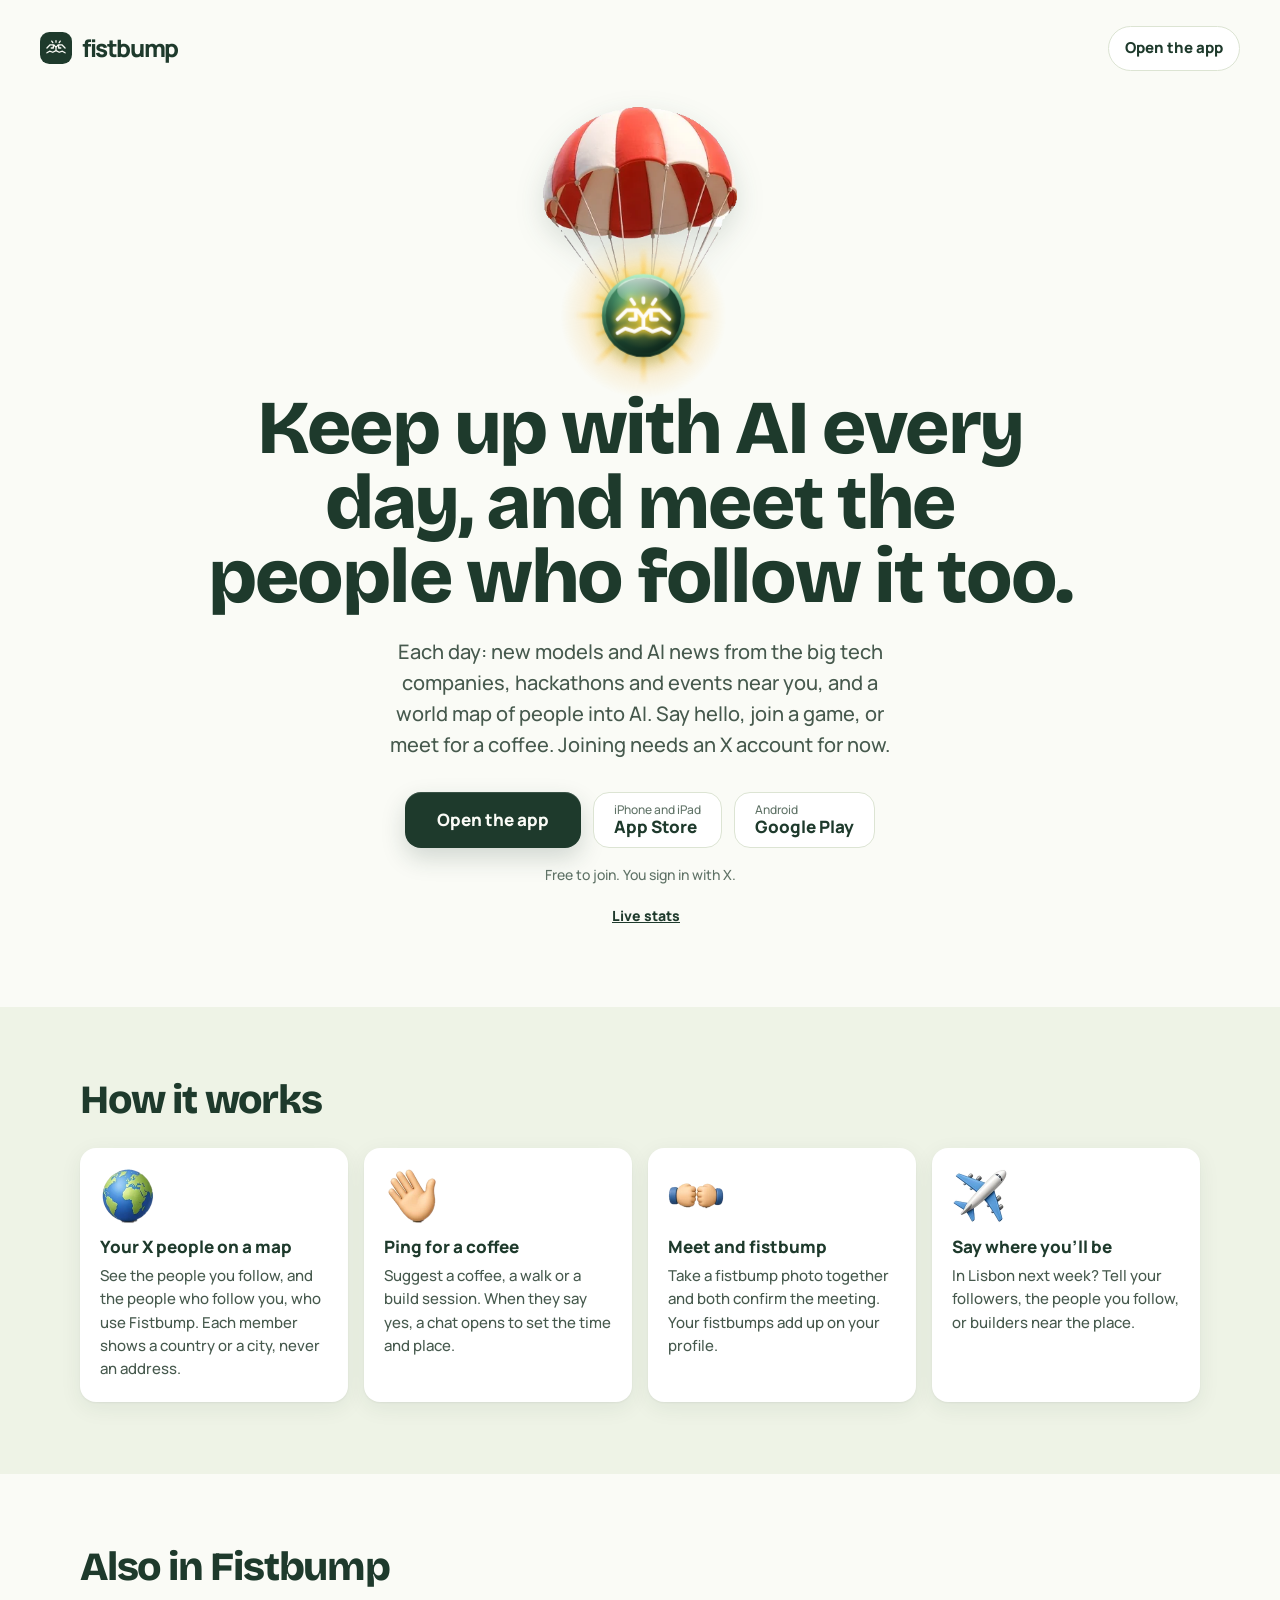
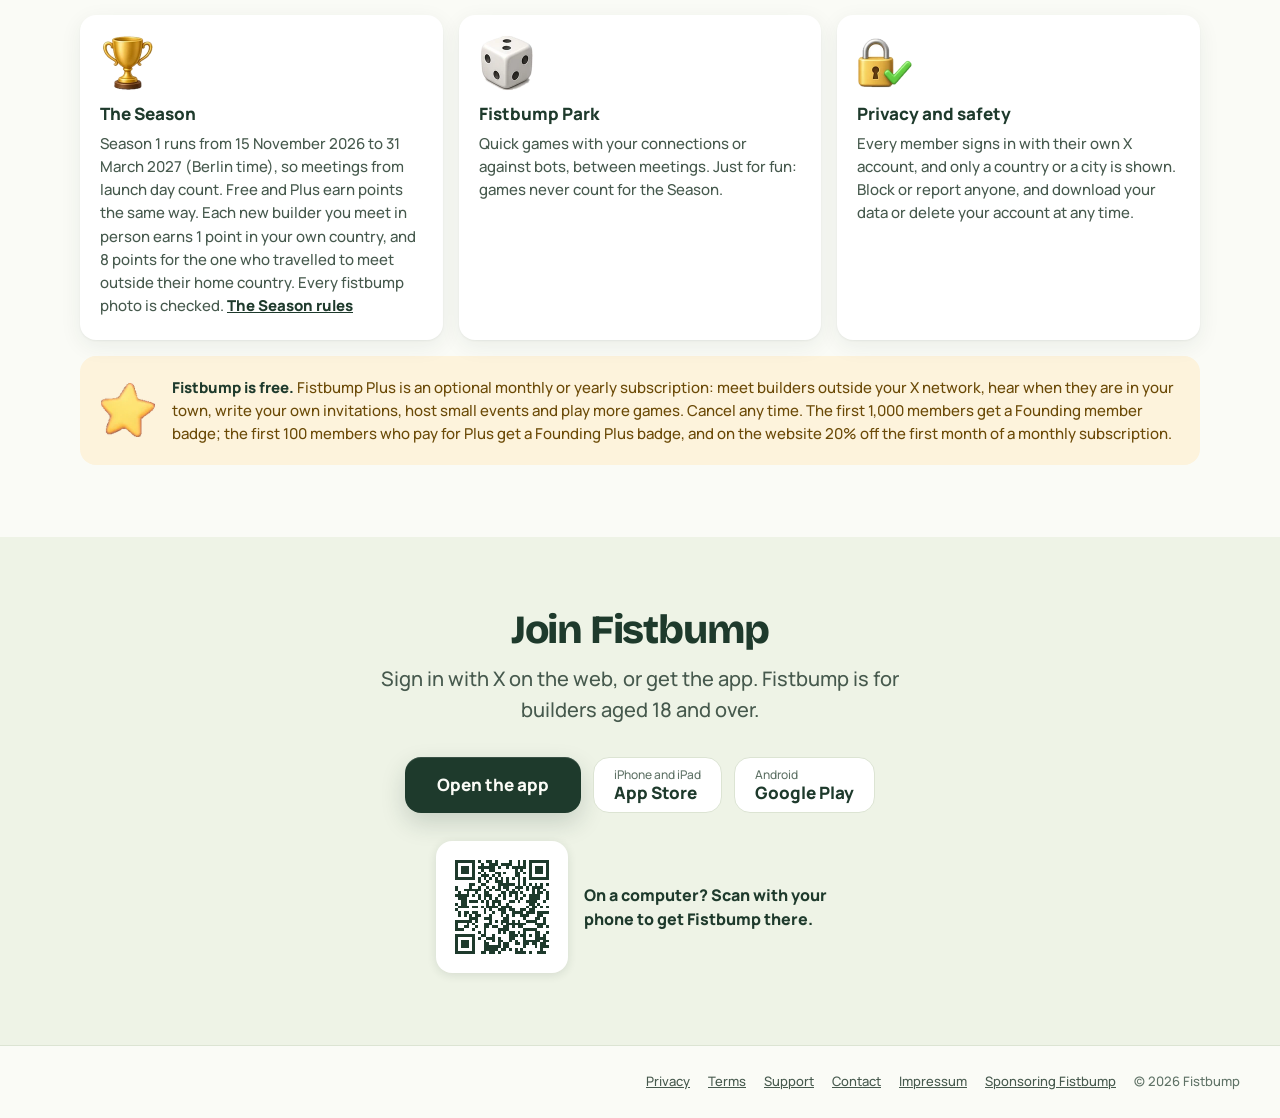
<file: index.html>
<!doctype html>
<html lang="en">
  <head>
    <meta charset="utf-8" />
    <meta name="viewport" content="width=device-width, initial-scale=1" />
    <title>Fistbump: keep up with AI every day</title>
    <meta
      name="description"
      content="Keep up with AI every day: AI news from the big tech companies, hackathons and events near you, and a world map of people into AI to meet. Free to join with an X account."
    />
    <meta name="theme-color" content="#FAFBF6" />
    <!-- Safari on iPhone offers the App Store app at the top of the page. -->
    <meta name="apple-itunes-app" content="app-id=6825308934" />
    <link rel="icon" href="/favicon.svg" type="image/svg+xml" />
    <link rel="icon" href="/favicon-32.png" sizes="32x32" type="image/png" />
    <link rel="apple-touch-icon" href="/apple-touch-icon.png" />
    <link rel="canonical" href="https://fistbump.world/" />
    <meta property="og:type" content="website" />
    <meta property="og:url" content="https://fistbump.world/" />
    <meta property="og:site_name" content="Fistbump" />
    <meta property="og:title" content="Fistbump: keep up with AI every day" />
    <meta
      property="og:description"
      content="Keep up with AI every day: AI news from the big tech companies, hackathons and events near you, and a world map of people into AI to meet. Free to join with an X account."
    />
    <meta property="og:image" content="https://fistbump.world/og.png" />
    <meta property="og:image:width" content="1200" />
    <meta property="og:image:height" content="630" />
    <meta
      property="og:image:alt"
      content="The Fistbump parachute carrying the Fistbump logo on a round green badge, next to the words: Keep up with AI every day, and meet the people who follow it too."
    />
    <meta name="twitter:card" content="summary_large_image" />
    <meta name="twitter:site" content="@skatalystai" />
    <meta name="twitter:title" content="Fistbump: keep up with AI every day" />
    <meta
      name="twitter:description"
      content="Keep up with AI every day: AI news from the big tech companies, hackathons and events near you, and a world map of people into AI to meet. Free to join with an X account."
    />
    <meta name="twitter:image" content="https://fistbump.world/og.png" />
    <!-- The colours: the same chart as the app (src/theme/tokens.css). -->
    <link rel="stylesheet" href="/tokens.css" />
    <link
      rel="preload"
      href="/fonts/BricolageGrotesque_800ExtraBold.ttf"
      as="font"
      type="font/ttf"
      crossorigin
    />
    <style>
      @font-face {
        font-family: 'Bricolage Grotesque';
        src: url('/fonts/BricolageGrotesque_800ExtraBold.ttf') format('truetype');
        font-weight: 800;
        font-display: swap;
      }
      @font-face {
        font-family: 'Manrope';
        src: url('/fonts/Manrope_500Medium.ttf') format('truetype');
        font-weight: 500;
        font-display: swap;
      }
      @font-face {
        font-family: 'Manrope';
        src: url('/fonts/Manrope_800ExtraBold.ttf') format('truetype');
        font-weight: 800;
        font-display: swap;
      }
      :root {
        color-scheme: light;
      }
      * {
        box-sizing: border-box;
      }
      html,
      body {
        margin: 0;
      }
      body {
        background: var(--paper);
        color: var(--forest);
        font:
          500 16px/1.5 Manrope,
          system-ui,
          sans-serif;
        -webkit-font-smoothing: antialiased;
      }
      header,
      footer {
        display: flex;
        align-items: center;
        justify-content: space-between;
        gap: 16px;
      }
      /* The logo sits where the app's does, with the same margin. */
      header,
      footer {
        padding: clamp(16px, 3svh, 26px) clamp(16px, 4vw, 40px);
      }
      footer {
        justify-content: flex-end;
      }
      .brand {
        display: inline-flex;
        align-items: center;
        gap: 10px;
        color: var(--forest);
        text-decoration: none;
        font:
          800 24px/1 Manrope,
          system-ui,
          sans-serif;
        letter-spacing: -1.4px;
      }
      .brand img {
        width: 32px;
        height: 32px;
      }
      .top-link {
        color: var(--forest);
        font-weight: 800;
        font-size: 15px;
        text-decoration: none;
        padding: 10px 16px;
        border-radius: var(--r-pill);
        border: 1.5px solid var(--trail);
        background: var(--card);
      }
      .top-link:hover {
        border-color: var(--forest);
      }
      .hero {
        display: flex;
        flex-direction: column;
        align-items: center;
        text-align: center;
        padding: 8px 16px clamp(48px, 9svh, 88px);
      }
      /* The app's own 3D parachute (the one members land with), carrying the Fistbump logo on a
         round shiny badge. When it lands the logo lights up in gold, like the owner's video. */
      .sky {
        width: min(210px, 22svh, 46vw);
      }
      .parachute {
        position: relative;
        display: block;
        /* Taller than the picture, so the badge's lowest sparkles stay clear of the title. */
        aspect-ratio: 286 / 375;
        transform-origin: 50% 14%;
        animation:
          drop 2.8s cubic-bezier(0.2, 0.75, 0.25, 1) both,
          sway 4.8s ease-in-out 2.8s infinite;
      }
      .chute {
        position: absolute;
        top: 0;
        left: 0;
        width: 100%;
        height: auto;
        filter: drop-shadow(0 10px 14px #1e3a2c26);
      }
      /* Drawn in the picture's own units (286 wide), so the strings meet the badge. */
      .badge {
        position: absolute;
        top: 0;
        left: 0;
        width: 100%;
        height: auto;
        overflow: visible;
      }
      .badge-ball {
        filter: drop-shadow(0 8px 10px #1e3a2c40);
      }
      .badge-light {
        animation:
          light-up 1.1s cubic-bezier(0.2, 1.4, 0.4, 1) 2.3s both,
          blink 1.8s ease-in-out 3.4s infinite;
      }
      .badge-halo {
        animation: glow 1.8s ease-in-out 3.4s infinite;
      }
      .badge-sparkles use {
        animation: twinkle 2.6s ease-in-out infinite both;
      }
      .badge-sparkles g:nth-child(1) use {
        animation-delay: 2.6s;
      }
      .badge-sparkles g:nth-child(2) use {
        animation-delay: 3.4s;
      }
      .badge-sparkles g:nth-child(3) use {
        animation-delay: 2.9s;
      }
      .badge-sparkles g:nth-child(4) use {
        animation-delay: 3.9s;
      }
      .badge-sparkles g:nth-child(5) use {
        animation-delay: 3.1s;
      }
      .badge-sparkles g:nth-child(6) use {
        animation-delay: 4.2s;
      }
      .badge-sparkles g:nth-child(7) use {
        animation-delay: 3.6s;
      }
      h1,
      h2 {
        font-family: 'Bricolage Grotesque', Manrope, system-ui, sans-serif;
        font-weight: 800;
        letter-spacing: -0.03em;
        text-wrap: balance;
      }
      h1 {
        margin: clamp(18px, 3svh, 30px) 0 0;
        font-size: clamp(36px, min(6.2vw, 8.6svh), 76px);
        line-height: 0.98;
        max-width: 17ch;
      }
      .lead {
        margin: clamp(16px, 2.4svh, 22px) auto clamp(24px, 3.6svh, 32px);
        max-width: 40ch;
        font-size: clamp(17px, 1.6vw, 20px);
        line-height: 1.55;
        color: var(--moss);
        text-wrap: pretty;
      }
      .actions {
        display: flex;
        flex-wrap: wrap;
        justify-content: center;
        gap: 12px;
        width: min(100%, 640px);
      }
      .open,
      .store {
        display: inline-flex;
        align-items: center;
        justify-content: center;
        min-height: 56px;
        border-radius: var(--r-md);
        text-decoration: none;
        transition:
          background 0.18s,
          border-color 0.18s,
          transform 0.18s;
      }
      .open {
        padding: 0 32px;
        background: var(--forest);
        color: var(--paper);
        font:
          800 17px/1.2 Manrope,
          system-ui,
          sans-serif;
        box-shadow: var(--shadow-raise);
      }
      .open:hover {
        background: var(--forest-hover);
        transform: translateY(-2px);
      }
      /* The stores: words only (their logos may only appear in their official badges). */
      .store {
        flex-direction: column;
        align-items: flex-start;
        gap: 2px;
        padding: 0 20px;
        background: var(--card);
        color: var(--forest);
        border: 1.5px solid var(--trail);
        line-height: 1.1;
      }
      .store small {
        font-size: 12px;
        color: var(--lichen);
      }
      .store strong {
        font-size: 17px;
        font-weight: 800;
      }
      .store[hidden] {
        display: none;
      }
      .store:hover {
        border-color: var(--forest);
        transform: translateY(-2px);
      }
      .fine {
        margin: 16px 0 0;
        font-size: 14px;
        color: var(--lichen);
      }
      section {
        padding: clamp(48px, 8svh, 80px) clamp(16px, 4vw, 40px);
      }
      .how {
        background: var(--meadow);
      }
      .wrap {
        max-width: 1120px;
        margin: 0 auto;
      }
      h2 {
        margin: 0 0 clamp(20px, 3svh, 32px);
        font-size: clamp(30px, 3.6vw, 40px);
        line-height: 1.05;
      }
      .cards {
        display: grid;
        grid-template-columns: repeat(auto-fit, minmax(230px, 1fr));
        gap: 16px;
        margin: 0;
        padding: 0;
        list-style: none;
      }
      .cards li {
        padding: 20px 20px 22px;
        border-radius: var(--r-md);
        background: var(--card);
        box-shadow: var(--shadow-float);
      }
      .cards img {
        display: block;
        width: 56px;
        height: 56px;
        margin-bottom: 12px;
      }
      h3 {
        margin: 0 0 6px;
        font:
          800 17px/1.3 Manrope,
          system-ui,
          sans-serif;
      }
      .cards p {
        margin: 0;
        font-size: 15px;
        line-height: 1.55;
        color: var(--moss);
      }
      .cards a {
        color: var(--forest);
        font-weight: 800;
      }
      /* Plus: the app's gold, on the chart. */
      .plus {
        display: flex;
        align-items: center;
        gap: 16px;
        margin-top: 16px;
        padding: 20px;
        border-radius: var(--r-md);
        background: var(--sun-soft);
        color: var(--sun-ink);
      }
      .plus img {
        width: 56px;
        height: 56px;
        flex-shrink: 0;
      }
      .plus p {
        margin: 0;
        font-size: 15px;
        line-height: 1.55;
      }
      .plus strong {
        color: var(--forest);
      }
      .join {
        text-align: center;
      }
      .join h2 {
        margin-bottom: 12px;
      }
      .join .lead {
        margin-top: 0;
      }
      .join .actions {
        margin: 0 auto;
      }
      .open:focus-visible,
      .store:focus-visible,
      .top-link:focus-visible,
      .cards a:focus-visible,
      .brand:focus-visible,
      footer a:focus-visible {
        outline: 3px solid var(--focus);
        outline-offset: 3px;
      }
      /* The live line: online now, members and openings today (public.public_stats), and the stats page.
         The dot is the app's live green (the /admin and /stats dots). */
      .live {
        display: inline-flex;
        flex-wrap: wrap;
        align-items: center;
        justify-content: center;
        gap: 4px 12px;
        margin: 20px 0 0;
        max-width: none;
        font-size: var(--fs-label);
        color: var(--moss);
      }
      .live-dot {
        width: 10px;
        height: 10px;
        border-radius: var(--r-pill);
        background: #2fb36a;
        box-shadow: 0 0 0 4px #2fb36a26;
      }
      .live a {
        color: var(--forest);
        font-weight: 800;
      }
      .live a:focus-visible {
        outline: 3px solid var(--focus);
        outline-offset: 3px;
      }
      footer {
        font-size: 13px;
        color: var(--lichen);
        border-top: 1px solid var(--trail);
      }
      footer .links {
        display: inline-flex;
        flex-wrap: wrap;
        justify-content: center;
        gap: 8px 18px;
      }
      footer a {
        color: var(--moss);
      }
      @media (max-width: 520px) {
        .actions .open {
          flex-basis: 100%;
        }
        .actions .store {
          flex: 1;
          align-items: center;
        }
        .plus {
          flex-direction: column;
          align-items: flex-start;
          gap: 12px;
        }
      }
      @keyframes drop {
        0% {
          translate: -60px -80svh;
          rotate: -12deg;
          opacity: 0;
        }
        12% {
          opacity: 1;
        }
        45% {
          rotate: 7deg;
        }
        75% {
          rotate: -3deg;
        }
        100% {
          translate: 0 0;
          rotate: 0deg;
          opacity: 1;
        }
      }
      @keyframes sway {
        0%,
        100% {
          rotate: 0deg;
          translate: 0 0;
        }
        25% {
          rotate: 5deg;
          translate: 0 -10px;
        }
        50% {
          rotate: 0deg;
          translate: 0 4px;
        }
        75% {
          rotate: -5deg;
          translate: 0 -10px;
        }
      }
      @keyframes light-up {
        from {
          opacity: 0;
          scale: 0.3;
        }
        to {
          opacity: 1;
          scale: 1;
        }
      }
      @keyframes glow {
        50% {
          opacity: 0.3;
          scale: 0.82;
        }
      }
      @keyframes blink {
        0%,
        100% {
          opacity: 1;
        }
        50% {
          opacity: 0.25;
        }
      }
      @keyframes twinkle {
        0%,
        100% {
          opacity: 0;
          scale: 0.2;
        }
        50% {
          opacity: 1;
          scale: 1;
        }
      }
      @media (prefers-reduced-motion: reduce) {
        .parachute,
        .badge-light,
        .badge-halo,
        .badge-sparkles use {
          animation: none;
        }
        .open,
        .store {
          transition: none;
        }
      }
    </style>
    <style>
      /* A store that doesn't sell Fistbump yet: no link, "Coming soon" (stores.js opens it). */
      .store.soon {
        opacity: 0.6;
        cursor: default;
        pointer-events: none;
      }
      /* The QR code only where it helps: a computer with a mouse and a wide window. */
      .qr-get {
        display: none;
      }
      @media (hover: hover) and (pointer: fine) and (min-width: 900px) {
        .qr-get {
          display: flex;
          align-items: center;
          justify-content: center;
          gap: 16px;
          margin: 28px 0 0;
          text-align: start;
        }
        .qr-get img {
          display: block;
          padding: 8px;
          border-radius: 16px;
          background: #fff;
          box-shadow: 0 2px 10px rgba(30, 58, 44, 0.12);
        }
        .qr-get figcaption {
          max-width: 260px;
          font-weight: 700;
          color: var(--forest);
        }
      }
    </style>
    <script src="/stores.js"></script>
  </head>
  <body>
    <header>
      <a class="brand" href="/" aria-label="Fistbump home">
        <img src="/favicon.svg" alt="" />
        fistbump
      </a>
      <a class="top-link" href="https://app.fistbump.world/">Open the app</a>
    </header>
    <main>
      <div class="hero">
        <div class="sky" aria-hidden="true">
          <span class="parachute">
            <img class="chute" src="/art/parachute.webp" alt="" width="286" height="275" />
            <svg class="badge" viewBox="0 0 286 400" width="286" height="400">
              <defs>
                <radialGradient
                  id="badge-halo"
                  cx="0"
                  cy="0"
                  r="120"
                  gradientUnits="userSpaceOnUse"
                >
                  <stop offset="0" stop-color="#ffd43b" stop-opacity=".9" />
                  <stop offset=".48" stop-color="#ffd43b" stop-opacity=".55" />
                  <stop offset=".72" stop-color="#f5bd4f" stop-opacity=".18" />
                  <stop offset="1" stop-color="#f5bd4f" stop-opacity="0" />
                </radialGradient>
                <radialGradient id="badge-ray" cx="0" cy="0" r="100" gradientUnits="userSpaceOnUse">
                  <stop offset=".5" stop-color="#ffc94a" stop-opacity=".8" />
                  <stop offset="1" stop-color="#ffc94a" stop-opacity="0" />
                </radialGradient>
                <linearGradient
                  id="badge-rim"
                  y1="-60"
                  y2="60"
                  x2="0"
                  gradientUnits="userSpaceOnUse"
                >
                  <stop offset="0" stop-color="#b4f0c8" />
                  <stop offset=".5" stop-color="#3c7d59" />
                  <stop offset="1" stop-color="#0f2a1d" />
                </linearGradient>
                <radialGradient
                  id="badge-body"
                  cx="-20"
                  cy="-28"
                  r="88"
                  gradientUnits="userSpaceOnUse"
                >
                  <stop offset="0" stop-color="#5bb383" />
                  <stop offset=".5" stop-color="#24553c" />
                  <stop offset="1" stop-color="#10291d" />
                </radialGradient>
                <radialGradient id="badge-warm" cx="0" cy="0" r="48" gradientUnits="userSpaceOnUse">
                  <stop offset="0" stop-color="#ffd43b" stop-opacity=".45" />
                  <stop offset="1" stop-color="#ffd43b" stop-opacity="0" />
                </radialGradient>
                <linearGradient
                  id="badge-shine"
                  y1="-56"
                  y2="-16"
                  x2="0"
                  gradientUnits="userSpaceOnUse"
                >
                  <stop offset="0" stop-color="#fff" stop-opacity=".7" />
                  <stop offset="1" stop-color="#fff" stop-opacity="0" />
                </linearGradient>
                <linearGradient
                  id="badge-spark"
                  y1="-8"
                  y2="8"
                  x2="0"
                  gradientUnits="userSpaceOnUse"
                >
                  <stop offset="0" stop-color="#fffbe0" />
                  <stop offset="1" stop-color="#ffc21a" />
                </linearGradient>
                <filter id="badge-glow" x="-30%" y="-30%" width="160%" height="160%">
                  <feGaussianBlur in="SourceAlpha" stdDeviation="2.6" result="blur" />
                  <feFlood flood-color="#ffd43b" />
                  <feComposite in2="blur" operator="in" result="gold" />
                  <feMerge>
                    <feMergeNode in="gold" />
                    <feMergeNode in="gold" />
                    <feMergeNode in="SourceGraphic" />
                  </feMerge>
                </filter>
                <filter id="badge-soft" x="-20%" y="-20%" width="140%" height="140%">
                  <feGaussianBlur stdDeviation="1.6" />
                </filter>
                <path id="badge-star" d="M0-8C1-2 2-1 8 0C2 1 1 2 0 8C-1 2-2 1-8 0C-2-1-1-2 0-8Z" />
              </defs>
              <!-- The parachute's strings, carried on down to the badge. -->
              <path
                d="M84.8 256L99.8 274.8M93.6 256L102.2 270.4M104 240L111.6 260.2M109 240L113.6 258.4M121.1 232L123.2 252.5M160.6 216L159.7 248.2M165.5 216L161.4 248.6M200.1 232L190.9 265.9M209.8 240L198.3 275.8M212.8 248L199.2 278.1M217.4 248L199 278.6"
                stroke="#c9cdcf"
                stroke-width="1.8"
                stroke-linecap="round"
              />
              <g transform="translate(148 304)">
                <g class="badge-light">
                  <circle class="badge-halo" r="120" fill="url(#badge-halo)" />
                  <path
                    class="badge-rays"
                    fill="url(#badge-ray)"
                    filter="url(#badge-soft)"
                    d="M0 0L-5.2-99.9L5.2-99.9ZM0 0L25.7-69.4L30.9-67.2ZM0 0L66.9-74.3L74.3-66.9ZM0 0L67.2-30.9L69.4-25.7ZM0 0L99.9-5.2L99.9 5.2ZM0 0L69.4 25.7L67.2 30.9ZM0 0L74.3 66.9L66.9 74.3ZM0 0L30.9 67.2L25.7 69.4ZM0 0L5.2 99.9L-5.2 99.9ZM0 0L-25.7 69.4L-30.9 67.2ZM0 0L-66.9 74.3L-74.3 66.9ZM0 0L-67.2 30.9L-69.4 25.7ZM0 0L-99.9 5.2L-99.9-5.2ZM0 0L-69.4-25.7L-67.2-30.9ZM0 0L-74.3-66.9L-66.9-74.3ZM0 0L-30.9-67.2L-25.7-69.4Z"
                  />
                </g>
                <g class="badge-ball">
                  <circle r="60" fill="url(#badge-rim)" />
                  <circle r="54.5" fill="url(#badge-body)" />
                  <circle r="48" fill="url(#badge-warm)" />
                  <!-- The Fistbump logo, as in the app icon. -->
                  <path
                    d="M7 24L13 18L20 18L24 23L24 29L18 32L12 30L7 33M41 24L35 18L28 18L24 23L24 29L30 32L36 30L41 33M19 18V24H15M29 18V24H33M24 10V13M16 11L18 14M32 11L30 14"
                    transform="translate(-52.8 -47.3) scale(2.2)"
                    fill="none"
                    stroke="#fffdf5"
                    stroke-width="2.4"
                    stroke-linecap="round"
                    stroke-linejoin="round"
                    filter="url(#badge-glow)"
                  />
                  <ellipse cy="-36" rx="38" ry="19" fill="url(#badge-shine)" />
                </g>
                <g class="badge-sparkles" fill="url(#badge-spark)">
                  <g transform="translate(-96 -14) scale(2)"><use href="#badge-star" /></g>
                  <g transform="translate(90 -40) scale(1.5)"><use href="#badge-star" /></g>
                  <g transform="translate(104 26) scale(2.2)"><use href="#badge-star" /></g>
                  <g transform="translate(-84 50) scale(1.4)"><use href="#badge-star" /></g>
                  <g transform="translate(-44 84) scale(1.7)"><use href="#badge-star" /></g>
                  <g transform="translate(60 78) scale(1.5)"><use href="#badge-star" /></g>
                  <g transform="translate(-112 -64) scale(1.1)"><use href="#badge-star" /></g>
                </g>
              </g>
            </svg>
          </span>
        </div>
        <h1>Keep up with AI every day, and meet the people who follow it too.</h1>
        <p class="lead">
          Each day: new models and AI news from the big tech companies, hackathons and events near
          you, and a world map of people into AI. Say hello, join a game, or meet for a coffee.
          Joining needs an X account for now.
        </p>
        <!-- deploy-all.sh holds this page back until the app opens: it looks for id="open-app". -->
        <div class="actions">
          <a class="open" id="open-app" href="https://app.fistbump.world/">Open the app</a>
          <a class="store soon" data-store="ios" data-label="iPhone and iPad" aria-disabled="true" rel="noopener">
            <small>Coming soon</small>
            <strong>App Store</strong>
          </a>
          <a class="store soon" data-store="android" data-label="Android" aria-disabled="true" rel="noopener">
            <small>Coming soon</small>
            <strong>Google Play</strong>
          </a>
        </div>
        <p class="fine">Free to join. You sign in with X.</p>
        <p class="live">
          <span class="live-dot" id="live-dot" aria-hidden="true" hidden></span>
          <span id="live-text"></span>
          <a href="https://app.fistbump.world/stats">Live stats</a>
        </p>
      </div>

      <section class="how" aria-labelledby="how">
        <div class="wrap">
          <h2 id="how">How it works</h2>
          <ol class="cards">
            <li>
              <img src="/art/globe.webp" alt="" width="56" height="56" />
              <h3>Your X people on a map</h3>
              <p>
                See the people you follow, and the people who follow you, who use Fistbump. Each
                member shows a country or a city, never an address.
              </p>
            </li>
            <li>
              <img src="/art/wave.webp" alt="" width="56" height="56" />
              <h3>Ping for a coffee</h3>
              <p>
                Suggest a coffee, a walk or a build session. When they say yes, a chat opens to set
                the time and place.
              </p>
            </li>
            <li>
              <img src="/art/fistbump.webp" alt="" width="56" height="56" />
              <h3>Meet and fistbump</h3>
              <p>
                Take a fistbump photo together and both confirm the meeting. Your fistbumps add up
                on your profile.
              </p>
            </li>
            <li>
              <img src="/art/plane.webp" alt="" width="56" height="56" />
              <h3>Say where you’ll be</h3>
              <p>
                In Lisbon next week? Tell your followers, the people you follow, or builders near
                the place.
              </p>
            </li>
          </ol>
        </div>
      </section>

      <section aria-labelledby="more">
        <div class="wrap">
          <h2 id="more">Also in Fistbump</h2>
          <ul class="cards">
            <li>
              <img src="/art/trophy.webp" alt="" width="56" height="56" />
              <h3>The Season</h3>
              <p>
                Season 1 runs from 15 November 2026 to 31 March 2027 (Berlin time), so meetings from
                launch day count. Free and Plus earn points the same way. Each new builder you meet in person
                earns 1 point in your own country, and 8 points for the one who travelled to meet
                outside their home country. Every fistbump photo is checked.
                <a href="https://app.fistbump.world/rules">The Season rules</a>
              </p>
            </li>
            <li>
              <img src="/art/dice.webp" alt="" width="56" height="56" />
              <h3>Fistbump Park</h3>
              <p>
                Quick games with your connections or against bots, between meetings. Just for fun:
                games never count for the Season.
              </p>
            </li>
            <li>
              <img src="/art/padlock.webp" alt="" width="56" height="56" />
              <h3>Privacy and safety</h3>
              <p>
                Every member signs in with their own X account, and only a country or a city is
                shown. Block or report anyone, and download your data or delete your account at any
                time.
              </p>
            </li>
          </ul>
          <div class="plus">
            <img src="/art/star.webp" alt="" width="56" height="56" />
            <p>
              <strong>Fistbump is free.</strong> Fistbump Plus is an optional monthly or yearly
              subscription: meet builders outside your X network, hear when they are in your town,
              write your own invitations, host small events and play more games. Cancel any time.
              The first 1,000 members get a Founding member badge; the first 100 members who pay for
              Plus get a Founding Plus badge, and on the website 20% off the first month of a
              monthly subscription.
            </p>
          </div>
        </div>
      </section>

      <section class="join how" aria-labelledby="join">
        <div class="wrap">
          <h2 id="join">Join Fistbump</h2>
          <p class="lead">
            Sign in with X on the web, or get the app. Fistbump is for builders aged 18 and over.
          </p>
          <div class="actions">
            <a class="open" href="https://app.fistbump.world/">Open the app</a>
            <a class="store soon" data-store="ios" data-label="iPhone and iPad" aria-disabled="true" rel="noopener">
              <small>Coming soon</small>
              <strong>App Store</strong>
            </a>
            <a class="store soon" data-store="android" data-label="Android" aria-disabled="true" rel="noopener">
              <small>Coming soon</small>
              <strong>Google Play</strong>
            </a>
          </div>
          <figure class="qr-get">
            <img src="/art/get-qr.svg" alt="QR code to fistbump.world/get" width="132" height="132" />
            <figcaption>On a computer? Scan with your phone to get Fistbump there.</figcaption>
          </figure>
        </div>
      </section>
    </main>
    <footer>
      <span class="links">
        <a href="/privacy/">Privacy</a>
        <a href="/terms/">Terms</a><a href="/support/">Support</a><a href="/contact/">Contact</a
        ><a href="/impressum/">Impressum</a>
        <a href="https://app.fistbump.world/sponsor">Sponsoring Fistbump</a>
        <span>© 2026 Fistbump</span>
      </span>
    </footer>
    <script>
      (function () {
        var stores = window.FISTBUMP_STORES;
        if (!stores) return;
        // Every store button starts as "Coming soon" without a link (also without JavaScript);
        // a store marked live in stores.js gets its link and its label here.
        document.querySelectorAll('a[data-store]').forEach(function (a) {
          var store = stores[a.getAttribute('data-store')];
          if (!store || !store.live) return;
          a.setAttribute('href', store.url);
          a.classList.remove('soon');
          a.removeAttribute('aria-disabled');
          var small = a.querySelector('small');
          if (small) small.textContent = a.getAttribute('data-label');
        });
      })();
    </script>
    <script>
      // One visit to this page, added to a daily total for the team (public.count_visit), and while
      // the page is in front one beat a minute to that minute's total, for "online now"
      // (public.site_beat). No cookie, nothing stored in the browser, nothing about the visitor is
      // sent or kept. The key is the app's public one, the same as in app.fistbump.world.
      (function () {
        var server = 'https://xhuhqgfvrtgdiqsxekig.supabase.co/rest/v1/rpc/';
        var publishable = 'sb_publishable_MYZH6o37FvHN8azleJ57rA_O2DA0aAM';
        var last = 0;
        function send(name, body) {
          fetch(server + name, {
            method: 'POST',
            headers: { apikey: publishable, 'Content-Type': 'application/json' },
            body: body,
            keepalive: true,
            credentials: 'omit',
            referrerPolicy: 'no-referrer',
          }).catch(function () {});
        }
        // "12 online · 9 members today · 340 openings today": totals only, and a number under 3
        // comes back empty, so it isn't shown (the same as app.fistbump.world/stats). An opening
        // is each time the app or this website is opened, a member is counted once a day.
        var dot = document.getElementById('live-dot');
        var text = document.getElementById('live-text');
        function count(n) {
          return typeof n === 'number' && n >= 3 ? n.toLocaleString('en-GB') : '';
        }
        // When the numbers can't load, the line goes: an old count is not shown as live.
        function clear() {
          dot.hidden = true;
          text.textContent = '';
        }
        function show() {
          if (document.visibilityState !== 'visible') return;
          fetch(server + 'public_stats', {
            method: 'POST',
            headers: { apikey: publishable, 'Content-Type': 'application/json' },
            body: '{}',
            credentials: 'omit',
            referrerPolicy: 'no-referrer',
          })
            .then(function (r) {
              return r.ok ? r.json() : null;
            })
            .then(function (s) {
              if (!s) return clear();
              var online = count(s.online);
              var members = count(s.members_today);
              var visits = count(s.visits_today);
              var parts = [];
              if (online) parts.push(online + ' online');
              if (members) parts.push(members + ' members today');
              if (visits) parts.push(visits + ' openings today');
              dot.hidden = !online;
              text.textContent = parts.join(' · ');
            })
            .catch(clear);
        }
        function beat() {
          if (document.visibilityState !== 'visible' || Date.now() - last < 55000) return;
          last = Date.now();
          send('site_beat', '{}');
        }
        send('count_visit', '{"page":"website","surface":"web"}');
        beat();
        setInterval(beat, 60000);
        document.addEventListener('visibilitychange', beat);
        show();
        setInterval(show, 60000);
      })();
    </script>
  </body>
</html>
</file>
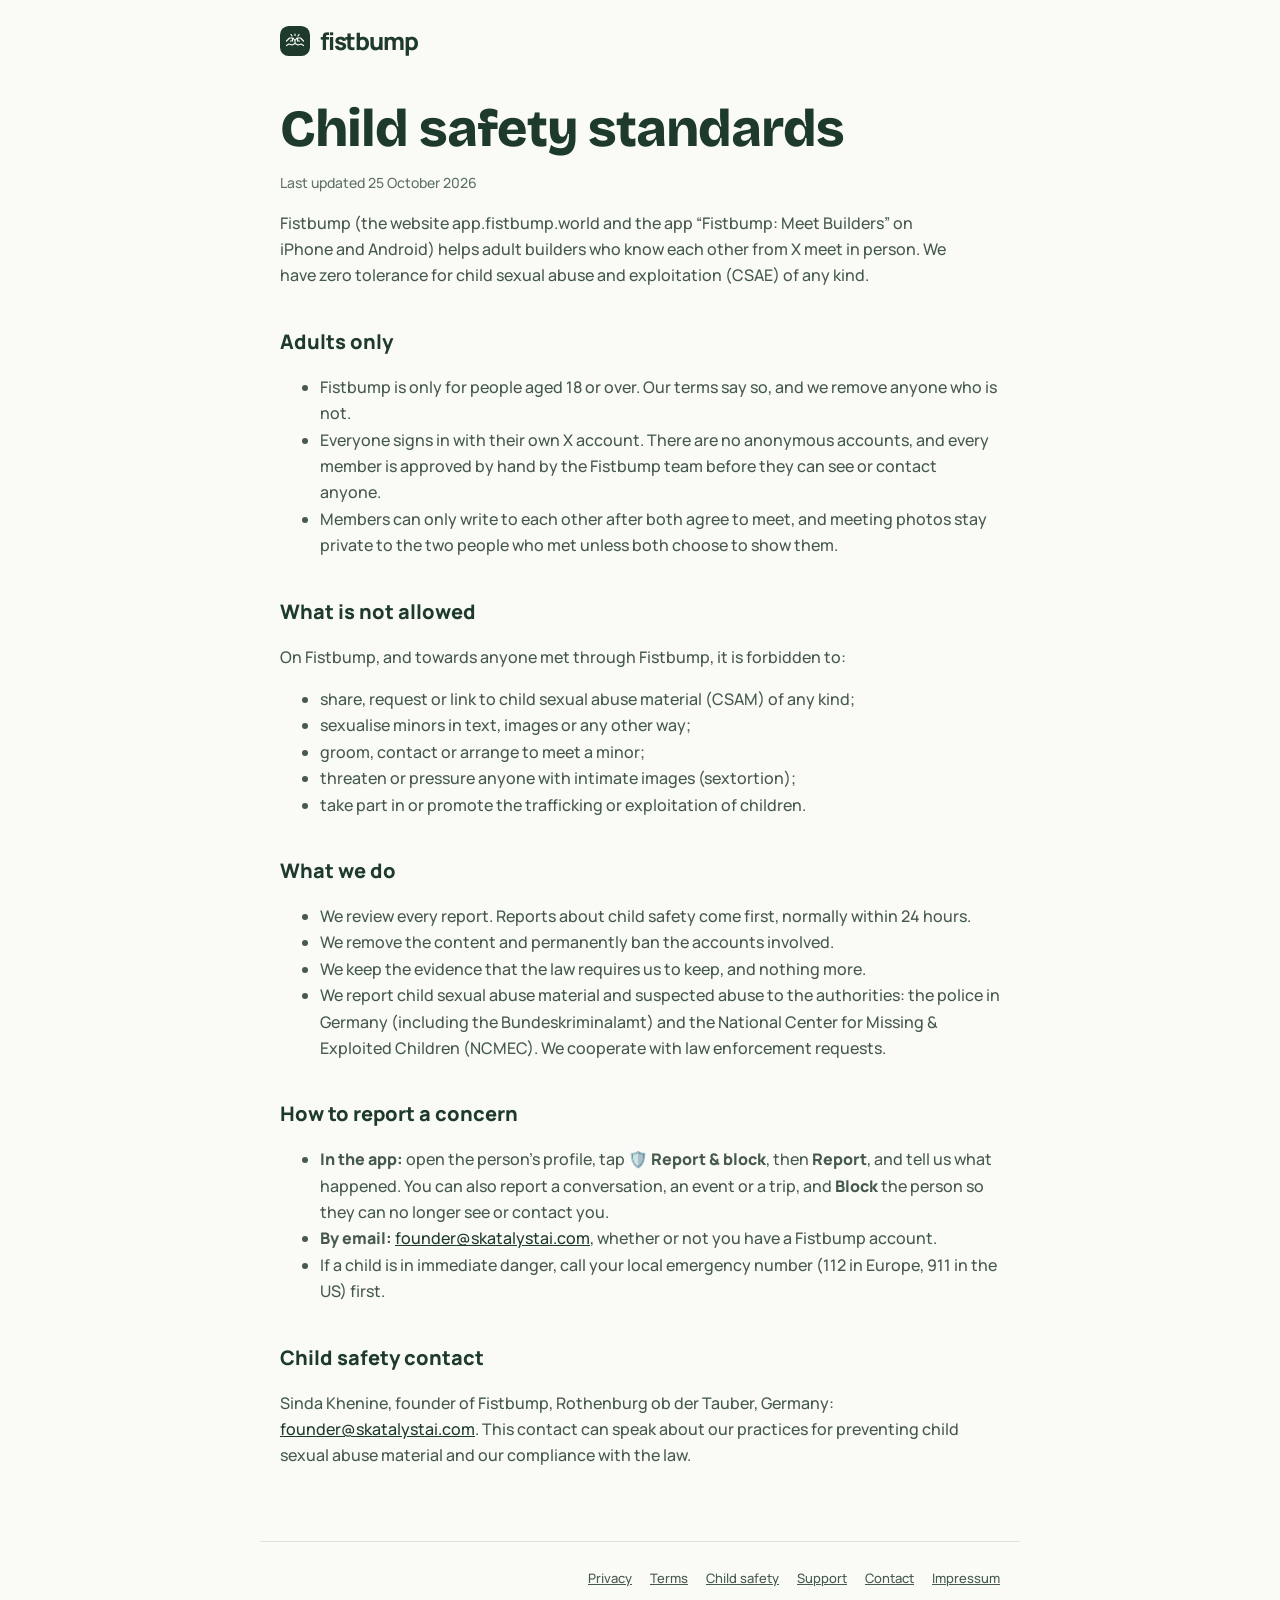
<file: child-safety/index.html>
<!doctype html>
<html lang="en">
  <head>
    <meta charset="utf-8" />
    <meta name="viewport" content="width=device-width, initial-scale=1" />
    <title>Child safety standards · Fistbump</title>
    <meta
      name="description"
      content="Fistbump's standards against child sexual abuse and exploitation, and how to report a concern."
    />
    <link rel="icon" href="/favicon.svg" type="image/svg+xml" />
    <link rel="stylesheet" href="/legal.css" />
  </head>
  <body>
    <header>
      <a class="brand" href="/"><img src="/favicon.svg" alt="" />fistbump</a>
    </header>
    <main>
      <h1>Child safety standards</h1>
      <p class="updated">Last updated 25 October 2026</p>

      <p>
        Fistbump (the website app.fistbump.world and the app “Fistbump: Meet Builders” on iPhone and
        Android) helps adult builders who know each other from X meet in person. We have zero
        tolerance for child sexual abuse and exploitation (CSAE) of any kind.
      </p>

      <h2>Adults only</h2>
      <ul>
        <li>Fistbump is only for people aged 18 or over. Our terms say so, and we remove anyone who is not.</li>
        <li>
          Everyone signs in with their own X account. There are no anonymous accounts, and every
          member is approved by hand by the Fistbump team before they can see or contact anyone.
        </li>
        <li>
          Members can only write to each other after both agree to meet, and meeting photos stay
          private to the two people who met unless both choose to show them.
        </li>
      </ul>

      <h2>What is not allowed</h2>
      <p>On Fistbump, and towards anyone met through Fistbump, it is forbidden to:</p>
      <ul>
        <li>share, request or link to child sexual abuse material (CSAM) of any kind;</li>
        <li>sexualise minors in text, images or any other way;</li>
        <li>groom, contact or arrange to meet a minor;</li>
        <li>threaten or pressure anyone with intimate images (sextortion);</li>
        <li>take part in or promote the trafficking or exploitation of children.</li>
      </ul>

      <h2>What we do</h2>
      <ul>
        <li>We review every report. Reports about child safety come first, normally within 24 hours.</li>
        <li>We remove the content and permanently ban the accounts involved.</li>
        <li>We keep the evidence that the law requires us to keep, and nothing more.</li>
        <li>
          We report child sexual abuse material and suspected abuse to the authorities: the police in
          Germany (including the Bundeskriminalamt) and the National Center for Missing &amp;
          Exploited Children (NCMEC). We cooperate with law enforcement requests.
        </li>
      </ul>

      <h2>How to report a concern</h2>
      <ul>
        <li>
          <strong>In the app:</strong> open the person’s profile, tap
          <strong>🛡️ Report &amp; block</strong>, then <strong>Report</strong>, and tell us what
          happened. You can also report a conversation, an event or a trip, and
          <strong>Block</strong> the person so they can no longer see or contact you.
        </li>
        <li>
          <strong>By email:</strong>
          <a href="mailto:founder@skatalystai.com">founder@skatalystai.com</a>, whether or not you
          have a Fistbump account.
        </li>
        <li>
          If a child is in immediate danger, call your local emergency number (112 in Europe, 911 in
          the US) first.
        </li>
      </ul>

      <h2>Child safety contact</h2>
      <p>
        Sinda Khenine, founder of Fistbump, Rothenburg ob der Tauber, Germany:
        <a href="mailto:founder@skatalystai.com">founder@skatalystai.com</a>. This contact can
        speak about our practices for preventing child sexual abuse material and our compliance with
        the law.
      </p>
    </main>
    <footer>
      <span class="links"
        ><a href="/privacy/">Privacy</a><a href="/terms/">Terms</a><a href="/child-safety/"
          >Child safety</a
        ><a href="/support/">Support</a><a href="/contact/">Contact</a><a href="/impressum/">Impressum</a></span
      >
    </footer>
  </body>
</html>
</file>
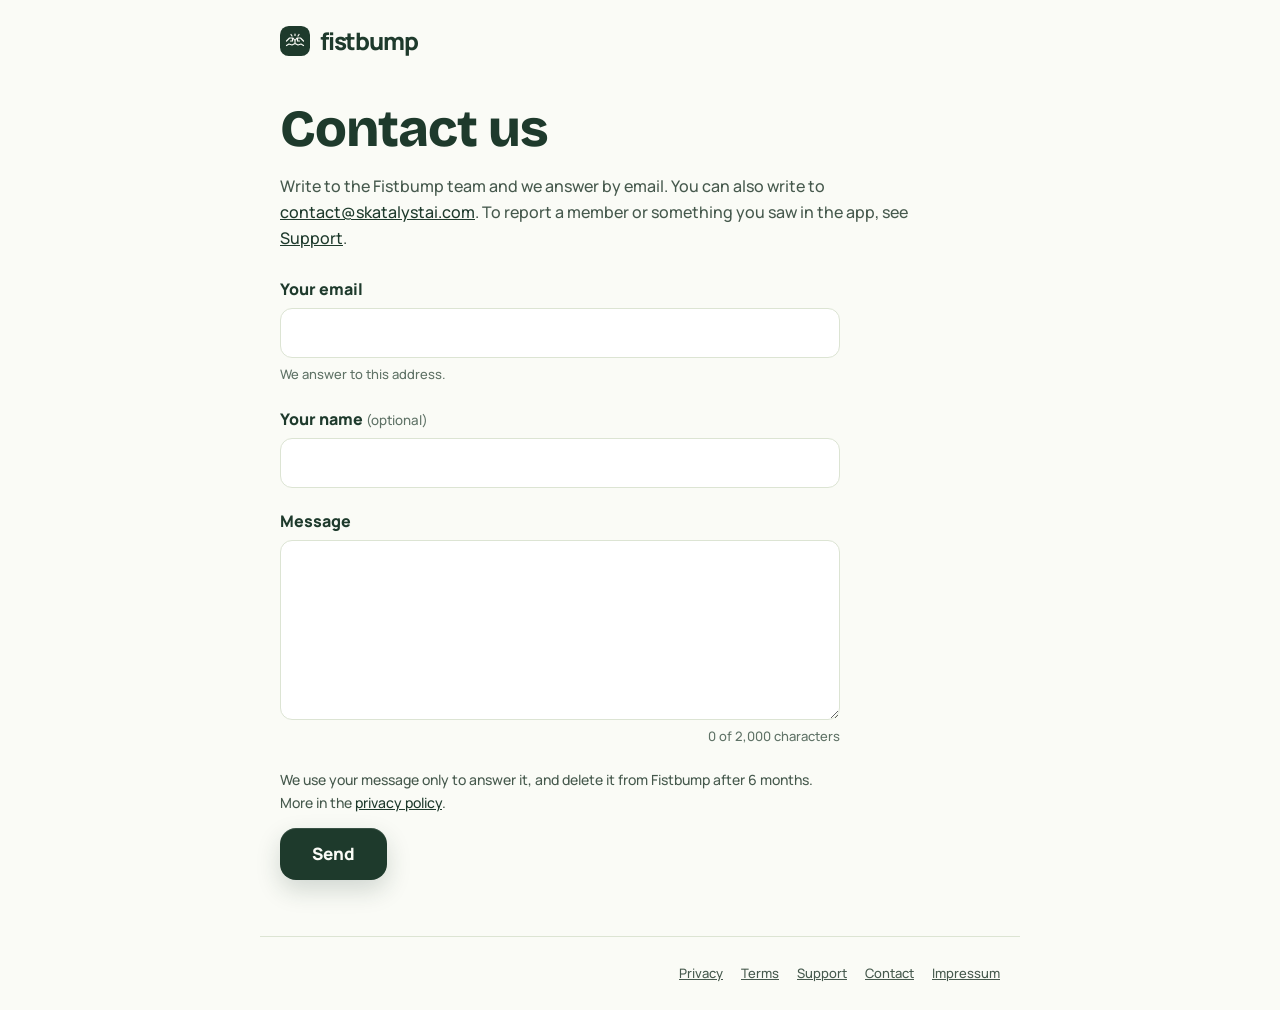
<file: contact/index.html>
<!doctype html>
<html lang="en">
  <head>
    <meta charset="utf-8" />
    <meta name="viewport" content="width=device-width, initial-scale=1" />
    <title>Contact · Fistbump</title>
    <meta name="description" content="Write to the Fistbump team. We answer by email." />
    <link rel="icon" href="/favicon.svg" type="image/svg+xml" />
    <link rel="stylesheet" href="/legal.css" />
    <style>
      form,
      .done {
        margin-top: 24px;
        max-width: 560px;
      }
      .field {
        display: block;
        margin-bottom: 20px;
      }
      .label {
        display: block;
        margin-bottom: 6px;
        font-weight: 800;
        color: var(--forest);
      }
      .label small {
        font-weight: 500;
        color: var(--lichen);
      }
      input,
      textarea {
        display: block;
        width: 100%;
        padding: 12px 14px;
        border: 1.5px solid var(--trail);
        border-radius: var(--r-sm);
        background: var(--card);
        color: var(--forest);
        font:
          500 16px/1.5 Manrope,
          system-ui,
          sans-serif;
      }
      textarea {
        min-height: 180px;
        resize: vertical;
      }
      input:focus-visible,
      textarea:focus-visible,
      button:focus-visible {
        outline: 3px solid var(--focus);
        outline-offset: 2px;
      }
      .hint {
        display: block;
        margin-top: 6px;
        font-size: 13px;
        color: var(--lichen);
      }
      .count {
        text-align: end;
      }
      /* People never see this field; bots fill it in. */
      .trap {
        position: absolute;
        left: -10000px;
        width: 1px;
        height: 1px;
        overflow: hidden;
      }
      .fine {
        font-size: 14px;
      }
      button {
        min-height: 52px;
        padding: 0 32px;
        border: 0;
        border-radius: var(--r-md);
        background: var(--forest);
        color: var(--paper);
        font:
          800 17px/1.2 Manrope,
          system-ui,
          sans-serif;
        cursor: pointer;
        box-shadow: var(--shadow-raise);
      }
      button:hover {
        background: var(--forest-hover);
      }
      button:disabled {
        opacity: 0.6;
        cursor: wait;
      }
      .problem {
        margin: 0 0 16px;
        padding: 12px 14px;
        border-radius: var(--r-sm);
        background: #fdecea;
        color: var(--danger);
        font-weight: 800;
      }
      .done {
        padding: 20px;
        border-radius: var(--r-md);
        background: var(--meadow);
      }
      .done h2 {
        margin-top: 0;
      }
      @media (max-width: 520px) {
        button {
          width: 100%;
        }
      }
    </style>
  </head>
  <body>
    <header>
      <a class="brand" href="/"><img src="/favicon.svg" alt="" />fistbump</a>
    </header>
    <main>
      <h1>Contact us</h1>
      <p>
        Write to the Fistbump team and we answer by email. You can also write to
        <a href="mailto:contact@skatalystai.com">contact@skatalystai.com</a>. To report a member or
        something you saw in the app, see <a href="/support/">Support</a>.
      </p>
      <noscript>
        <p class="problem">This form needs JavaScript. Write to contact@skatalystai.com instead.</p>
      </noscript>

      <form id="contact" hidden>
        <p class="problem" id="problem" role="alert" hidden></p>
        <label class="field">
          <span class="label">Your email</span>
          <input
            type="email"
            name="email"
            autocomplete="email"
            maxlength="254"
            required
            aria-describedby="email-note"
          />
          <small class="hint" id="email-note">We answer to this address.</small>
        </label>
        <label class="field">
          <span class="label">Your name <small>(optional)</small></span>
          <input type="text" name="name" autocomplete="name" maxlength="80" />
        </label>
        <label class="field">
          <span class="label">Message</span>
          <textarea name="message" maxlength="2000" required aria-describedby="count"></textarea>
          <small class="hint count" id="count">0 of 2,000 characters</small>
        </label>
        <div class="trap" aria-hidden="true">
          <label
            >Leave this empty <input type="text" name="website" tabindex="-1" autocomplete="off"
          /></label>
        </div>
        <p class="fine">
          We use your message only to answer it, and delete it from Fistbump after 6 months. More in
          the <a href="/privacy/#contact-form">privacy policy</a>.
        </p>
        <button type="submit">Send</button>
      </form>

      <section class="done" id="done" role="status" hidden>
        <h2>Thank you, your message reached us.</h2>
        <p>We’ll answer by email at <strong id="done-email"></strong>.</p>
        <p><a href="/">Back to fistbump.world</a></p>
      </section>
    </main>
    <footer>
      <span class="links"
        ><a href="/privacy/">Privacy</a><a href="/terms/">Terms</a><a href="/support/">Support</a
        ><a href="/contact/">Contact</a><a href="/impressum/">Impressum</a></span
      >
    </footer>
    <script>
      // Sends the form to the contact-message function (supabase/functions/contact-message),
      // which saves it for the team and emails it on. Nothing is stored in the browser.
      (function () {
        var form = document.getElementById('contact');
        var problem = document.getElementById('problem');
        var done = document.getElementById('done');
        var count = document.getElementById('count');
        var button = form.querySelector('button');
        var message = form.elements.message;
        form.hidden = false;
        function show(text) {
          problem.textContent = text;
          problem.hidden = !text;
        }
        function counted() {
          count.textContent = message.value.length.toLocaleString('en-GB') + ' of 2,000 characters';
        }
        message.addEventListener('input', counted);
        // Opened from the app's Plus window ("Write to us"): the member's reference comes after
        // the # (that part of an address is never sent to a server) and starts the message, so
        // the team finds the record.
        var reference = /^#plus-(FB-[A-Z0-9]{4,8})$/.exec(window.location.hash);
        if (reference) {
          message.value = 'About my Plus subscription. Reference: ' + reference[1] + '\n\n';
          counted();
        }
        form.addEventListener('submit', function (event) {
          event.preventDefault();
          if (!form.reportValidity()) return;
          show('');
          button.disabled = true;
          button.textContent = 'Sending…';
          var email = form.elements.email.value.trim();
          fetch('https://xhuhqgfvrtgdiqsxekig.supabase.co/functions/v1/contact-message', {
            method: 'POST',
            headers: { 'Content-Type': 'application/json' },
            body: JSON.stringify({
              email: email,
              name: form.elements.name.value,
              message: message.value,
              website: form.elements.website.value,
            }),
            credentials: 'omit',
            referrerPolicy: 'no-referrer',
          })
            .then(function (response) {
              return response.json().then(
                function (body) {
                  return { ok: response.ok && body && body.ok, body: body };
                },
                function () {
                  return { ok: false, body: null };
                },
              );
            })
            .then(function (result) {
              if (!result.ok) throw { plain: result.body && result.body.error };
              document.getElementById('done-email').textContent = email;
              form.hidden = true;
              done.hidden = false;
              done.scrollIntoView({ block: 'nearest' });
            })
            .catch(function (error) {
              show(
                (error && error.plain) ||
                  'Your message could not be sent. Check your connection and try again, or write to contact@skatalystai.com.',
              );
              button.disabled = false;
              button.textContent = 'Send';
              problem.scrollIntoView({ block: 'nearest' });
            });
        });
      })();
    </script>
  </body>
</html>
</file>
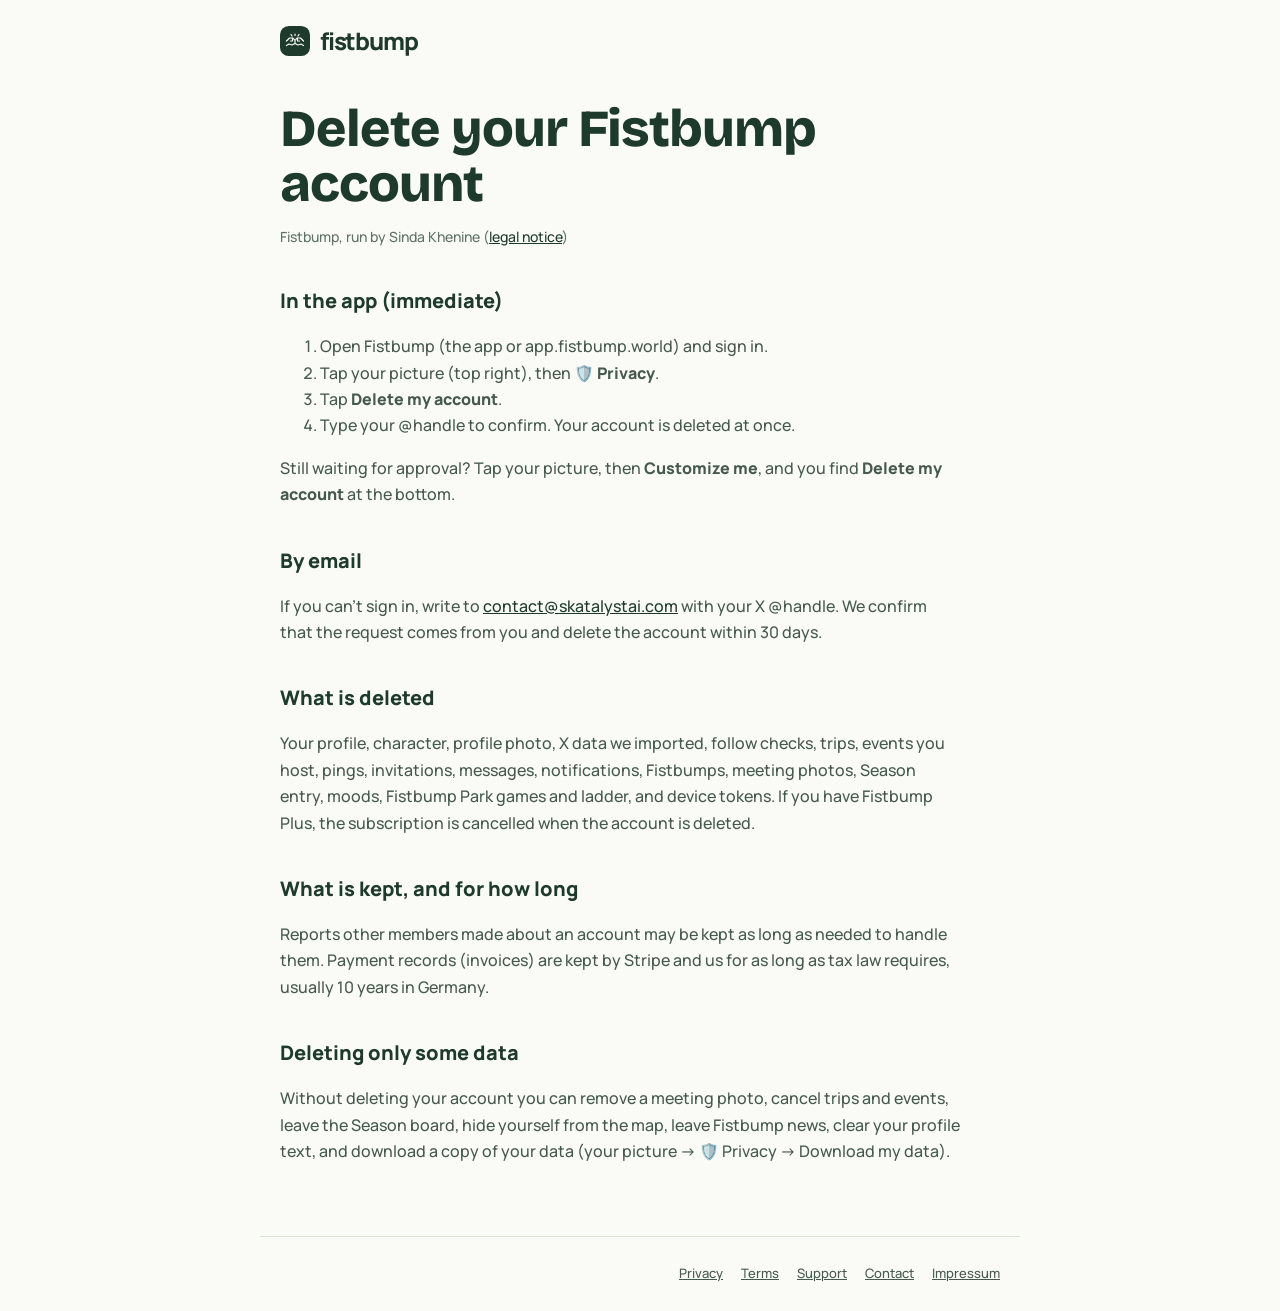
<file: delete-account/index.html>
<!doctype html>
<html lang="en">
  <head>
    <meta charset="utf-8" />
    <meta name="viewport" content="width=device-width, initial-scale=1" />
    <title>Delete your account · Fistbump</title>
    <meta name="description" content="How to delete your Fistbump account and data." />
    <link rel="icon" href="/favicon.svg" type="image/svg+xml" />
    <link rel="stylesheet" href="/legal.css" />
  </head>
  <body>
    <header>
      <a class="brand" href="/"><img src="/favicon.svg" alt="" />fistbump</a>
    </header>
    <main>
      <h1>Delete your Fistbump account</h1>
      <p class="updated">Fistbump, run by Sinda Khenine (<a href="/impressum/">legal notice</a>)</p>

      <h2>In the app (immediate)</h2>
      <ol>
        <li>Open Fistbump (the app or app.fistbump.world) and sign in.</li>
        <li>Tap your picture (top right), then <strong>🛡️ Privacy</strong>.</li>
        <li>Tap <strong>Delete my account</strong>.</li>
        <li>Type your @handle to confirm. Your account is deleted at once.</li>
      </ol>
      <p>
        Still waiting for approval? Tap your picture, then <strong>Customize me</strong>, and you find
        <strong>Delete my account</strong> at the bottom.
      </p>

      <h2>By email</h2>
      <p>
        If you can’t sign in, write to
        <a href="mailto:contact@skatalystai.com?subject=Delete%20my%20Fistbump%20account">contact@skatalystai.com</a>
        with your X @handle. We confirm that the request comes from you and delete the account within
        30 days.
      </p>

      <h2>What is deleted</h2>
      <p>
        Your profile, character, profile photo, X data we imported, follow checks, trips, events you
        host, pings, invitations, messages, notifications, Fistbumps, meeting photos, Season entry,
        moods, Fistbump Park games and ladder, and device tokens. If you have Fistbump Plus, the
        subscription is cancelled when the account is deleted.
      </p>

      <h2>What is kept, and for how long</h2>
      <p>
        Reports other members made about an account may be kept as long as needed to handle them.
        Payment records (invoices) are kept by Stripe and us for as long as tax law requires, usually
        10 years in Germany.
      </p>

      <h2>Deleting only some data</h2>
      <p>
        Without deleting your account you can remove a meeting photo, cancel trips and events, leave
        the Season board, hide yourself from the map, leave Fistbump news, clear your profile text,
        and download a copy of your data (your picture → 🛡️ Privacy → Download my data).
      </p>
    </main>
    <footer>
      <span class="links"
        ><a href="/privacy/">Privacy</a><a href="/terms/">Terms</a><a href="/support/">Support</a
        ><a href="/contact/">Contact</a><a href="/impressum/">Impressum</a></span
      >
    </footer>
  </body>
</html>
</file>
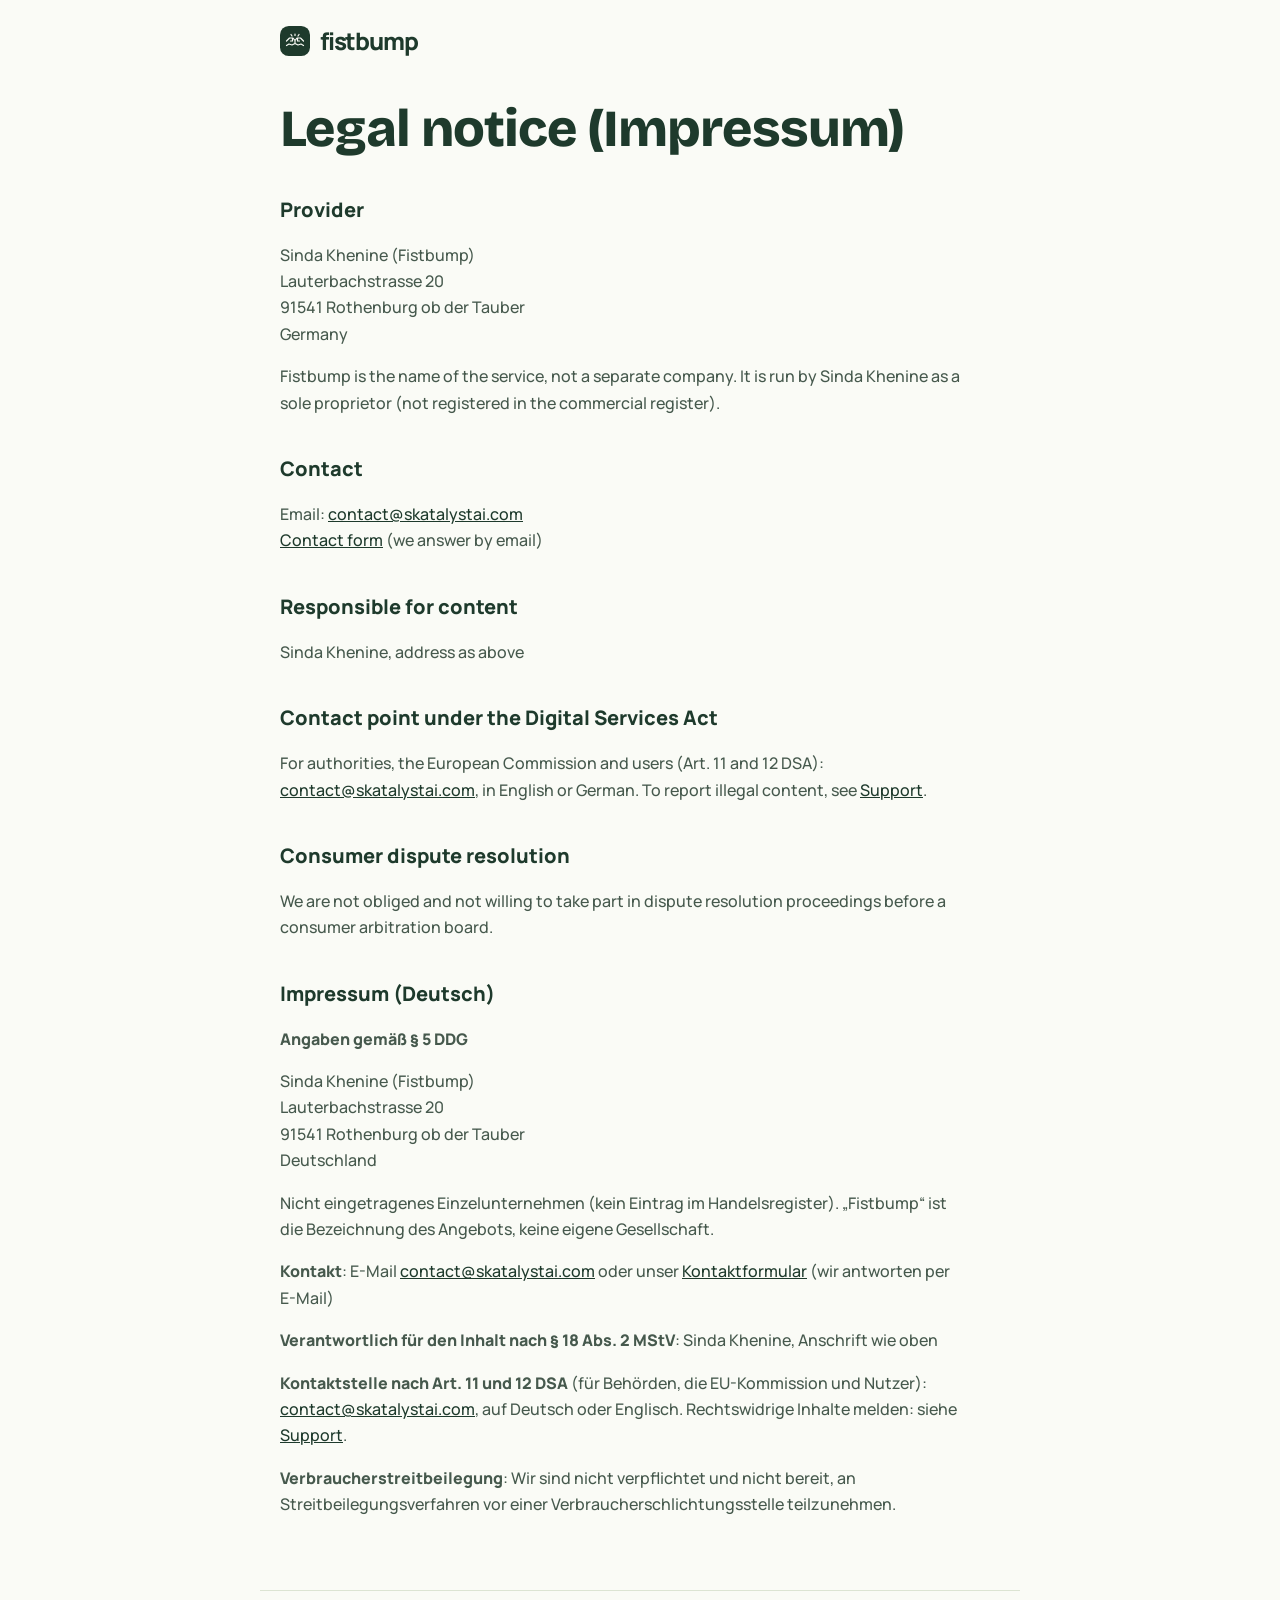
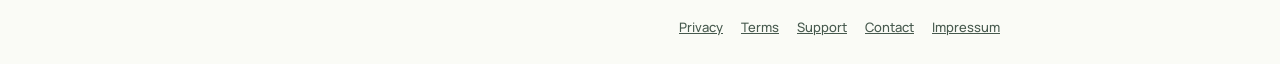
<file: impressum/index.html>
<!doctype html>
<html lang="en">
  <head>
    <meta charset="utf-8" />
    <meta name="viewport" content="width=device-width, initial-scale=1" />
    <title>Legal notice · Fistbump</title>
    <meta name="description" content="Who runs Fistbump and how to reach us." />
    <link rel="icon" href="/favicon.svg" type="image/svg+xml" />
    <link rel="stylesheet" href="/legal.css" />
  </head>
  <body>
    <header>
      <a class="brand" href="/"><img src="/favicon.svg" alt="" />fistbump</a>
    </header>
    <main>
      <h1>Legal notice (Impressum)</h1>
      <!--
        § 5 DDG: the postal address is the one the owner gave for this page (6 Nov 2026); the
        contact form is the second quick way to reach us besides email.
      -->

      <h2>Provider</h2>
      <p>
        Sinda Khenine (Fistbump)<br />
        Lauterbachstrasse 20<br />
        91541 Rothenburg ob der Tauber<br />
        Germany
      </p>
      <p>
        Fistbump is the name of the service, not a separate company. It is run by Sinda Khenine as
        a sole proprietor (not registered in the commercial register).
      </p>

      <h2>Contact</h2>
      <p>
        Email: <a href="mailto:contact@skatalystai.com">contact@skatalystai.com</a><br />
        <a href="/contact/">Contact form</a> (we answer by email)
      </p>

      <h2>Responsible for content</h2>
      <p>Sinda Khenine, address as above</p>

      <h2>Contact point under the Digital Services Act</h2>
      <p>
        For authorities, the European Commission and users (Art. 11 and 12 DSA):
        <a href="mailto:contact@skatalystai.com">contact@skatalystai.com</a>, in English or
        German. To report illegal content, see <a href="/support/#illegal-content">Support</a>.
      </p>

      <h2>Consumer dispute resolution</h2>
      <p>
        We are not obliged and not willing to take part in dispute resolution proceedings before a
        consumer arbitration board.
      </p>

      <h2 lang="de">Impressum (Deutsch)</h2>
      <div lang="de">
        <p><strong>Angaben gemäß § 5 DDG</strong></p>
        <p>
          Sinda Khenine (Fistbump)<br />
          Lauterbachstrasse 20<br />
          91541 Rothenburg ob der Tauber<br />
          Deutschland
        </p>
        <p>
          Nicht eingetragenes Einzelunternehmen (kein Eintrag im Handelsregister). „Fistbump“ ist
          die Bezeichnung des Angebots, keine eigene Gesellschaft.
        </p>
        <p>
          <strong>Kontakt</strong>: E-Mail
          <a href="mailto:contact@skatalystai.com">contact@skatalystai.com</a> oder unser
          <a href="/contact/">Kontaktformular</a> (wir antworten per E-Mail)
        </p>
        <p>
          <strong>Verantwortlich für den Inhalt nach § 18 Abs. 2 MStV</strong>: Sinda Khenine,
          Anschrift wie oben
        </p>
        <p>
          <strong>Kontaktstelle nach Art. 11 und 12 DSA</strong> (für Behörden, die
          EU-Kommission und Nutzer):
          <a href="mailto:contact@skatalystai.com">contact@skatalystai.com</a>, auf Deutsch oder
          Englisch. Rechtswidrige Inhalte melden: siehe
          <a href="/support/#illegal-content">Support</a>.
        </p>
        <p>
          <strong>Verbraucherstreitbeilegung</strong>: Wir sind nicht verpflichtet und nicht bereit,
          an Streitbeilegungsverfahren vor einer Verbraucherschlichtungsstelle teilzunehmen.
        </p>
      </div>
    </main>
    <footer>
      <span class="links"
        ><a href="/privacy/">Privacy</a><a href="/terms/">Terms</a><a href="/support/">Support</a
        ><a href="/contact/">Contact</a><a href="/impressum/">Impressum</a></span
      >
    </footer>
  </body>
</html>
</file>
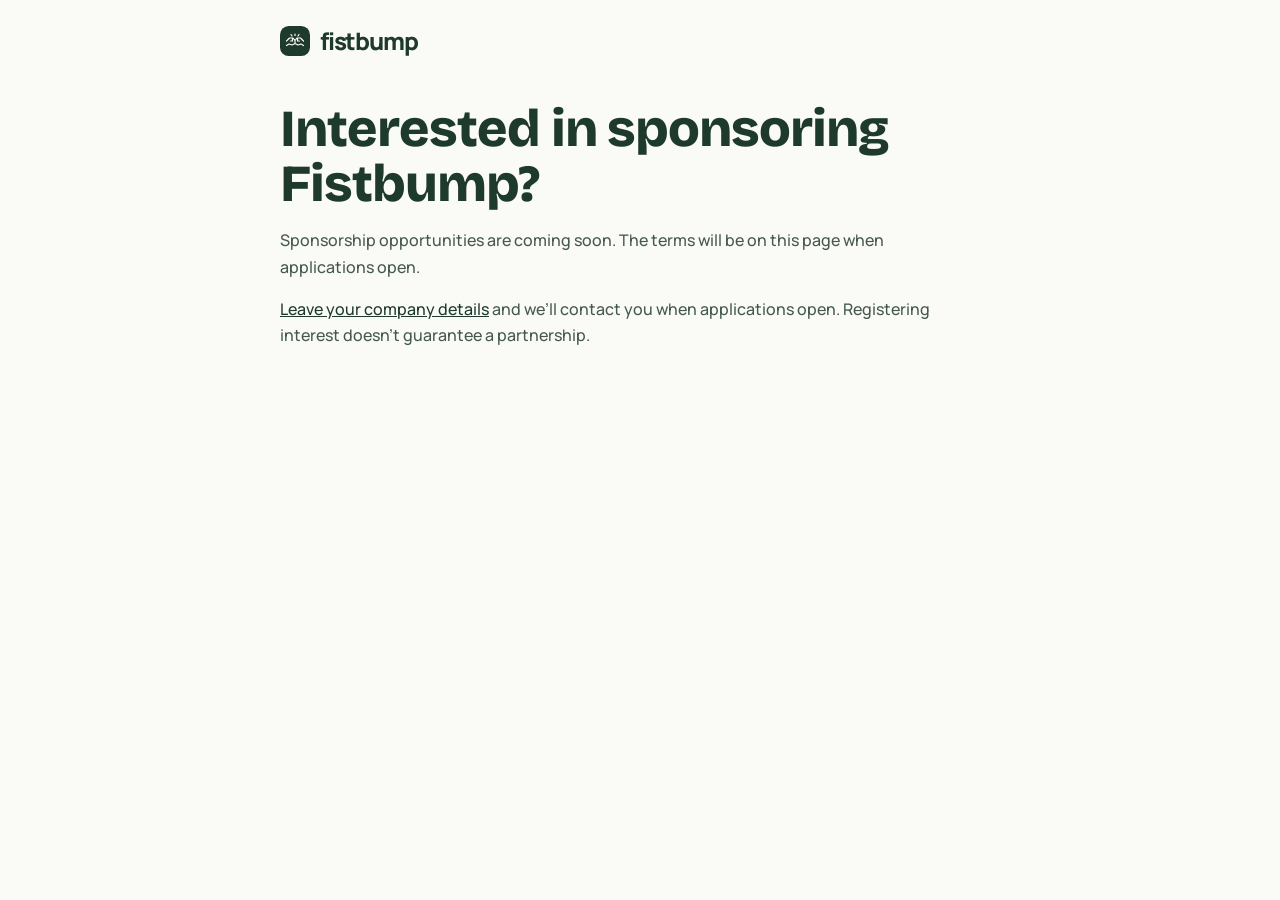
<file: partner-terms/index.html>
<!doctype html>
<html lang="en">
  <head>
    <meta charset="utf-8" />
    <meta name="viewport" content="width=device-width, initial-scale=1" />
    <title>Sponsoring Fistbump · Fistbump</title>
    <meta name="description" content="Sponsorship opportunities are coming soon." />
    <meta name="robots" content="noindex" />
    <link rel="canonical" href="https://app.fistbump.world/sponsor" />
    <link rel="icon" href="/favicon.svg" type="image/svg+xml" />
    <link rel="stylesheet" href="/legal.css" />
  </head>
  <body>
    <header>
      <a class="brand" href="/"><img src="/favicon.svg" alt="" />fistbump</a>
    </header>
    <main>
      <h1>Interested in sponsoring Fistbump?</h1>
      <p>Sponsorship opportunities are coming soon. The terms will be on this page when applications open.</p>
      <p>
        <a href="https://app.fistbump.world/sponsor">Leave your company details</a> and we’ll contact
        you when applications open. Registering interest doesn’t guarantee a partnership.
      </p>
    </main>
  </body>
</html>
</file>
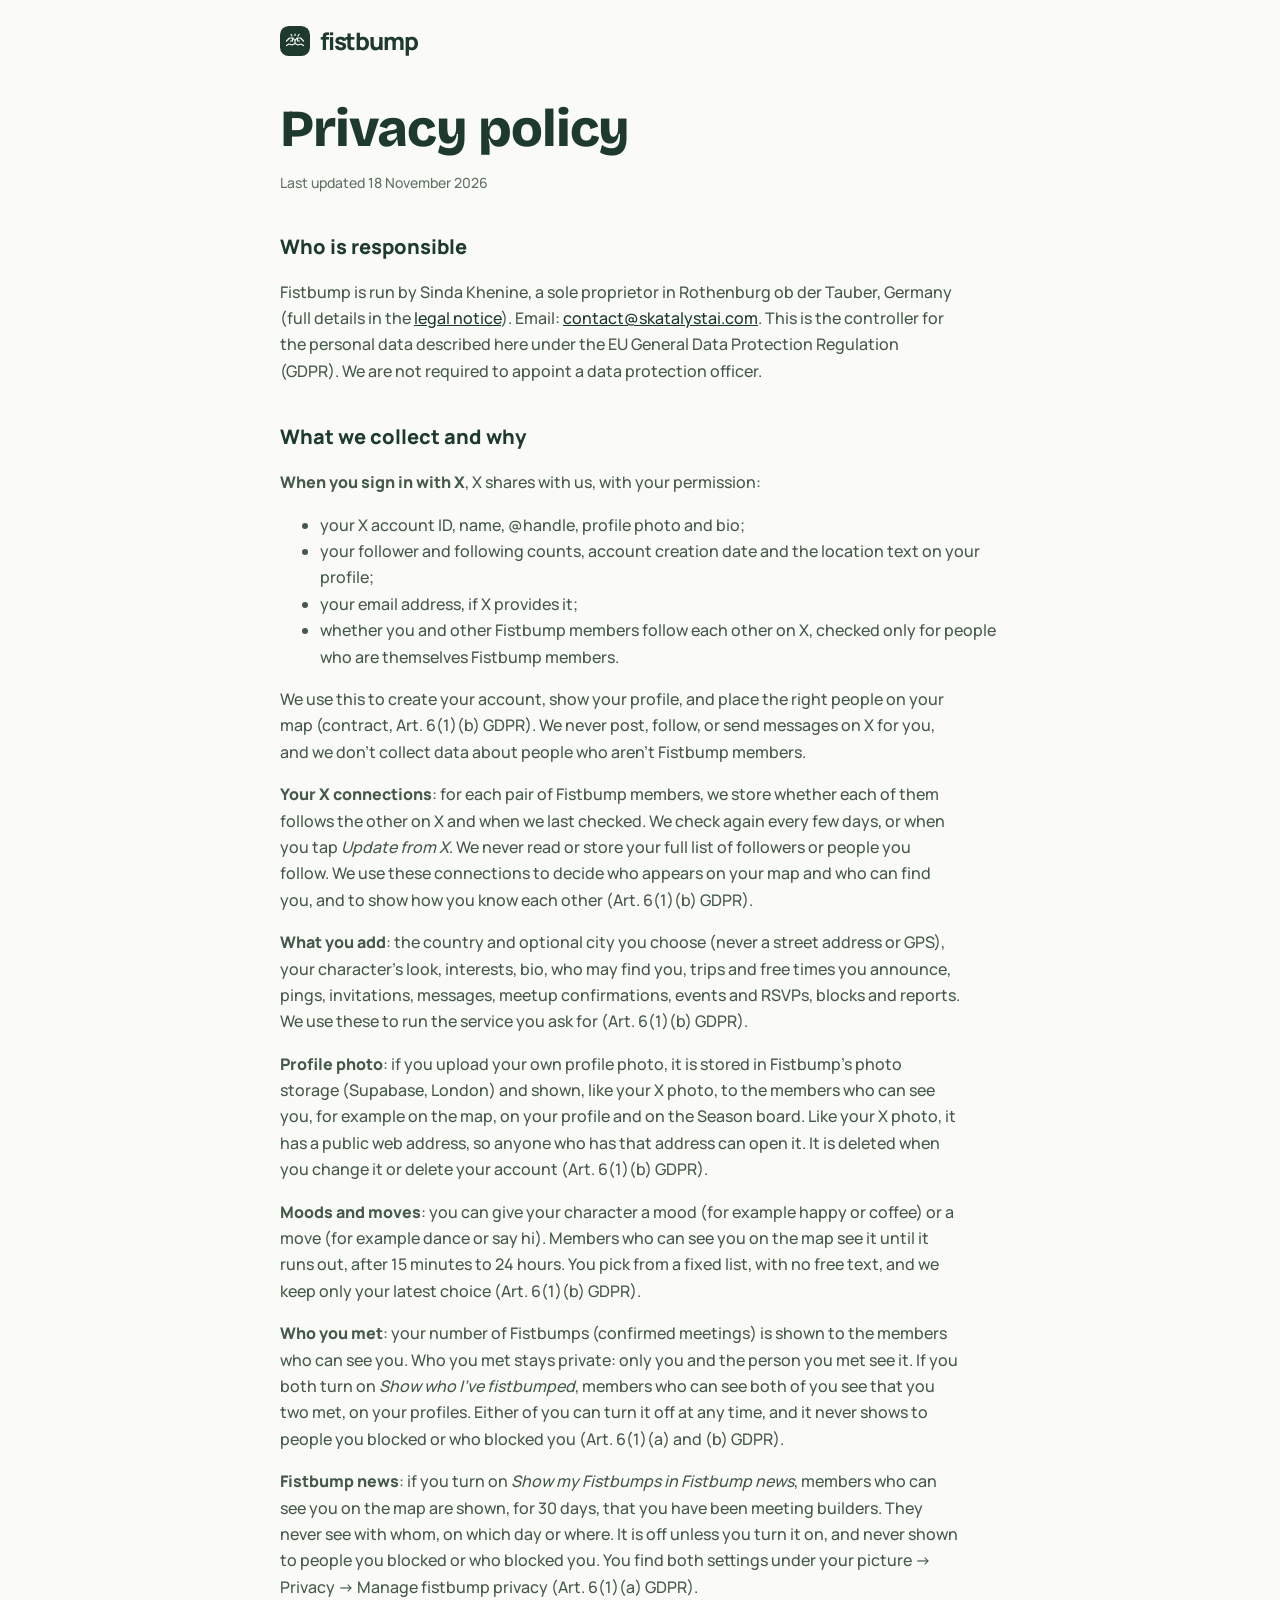
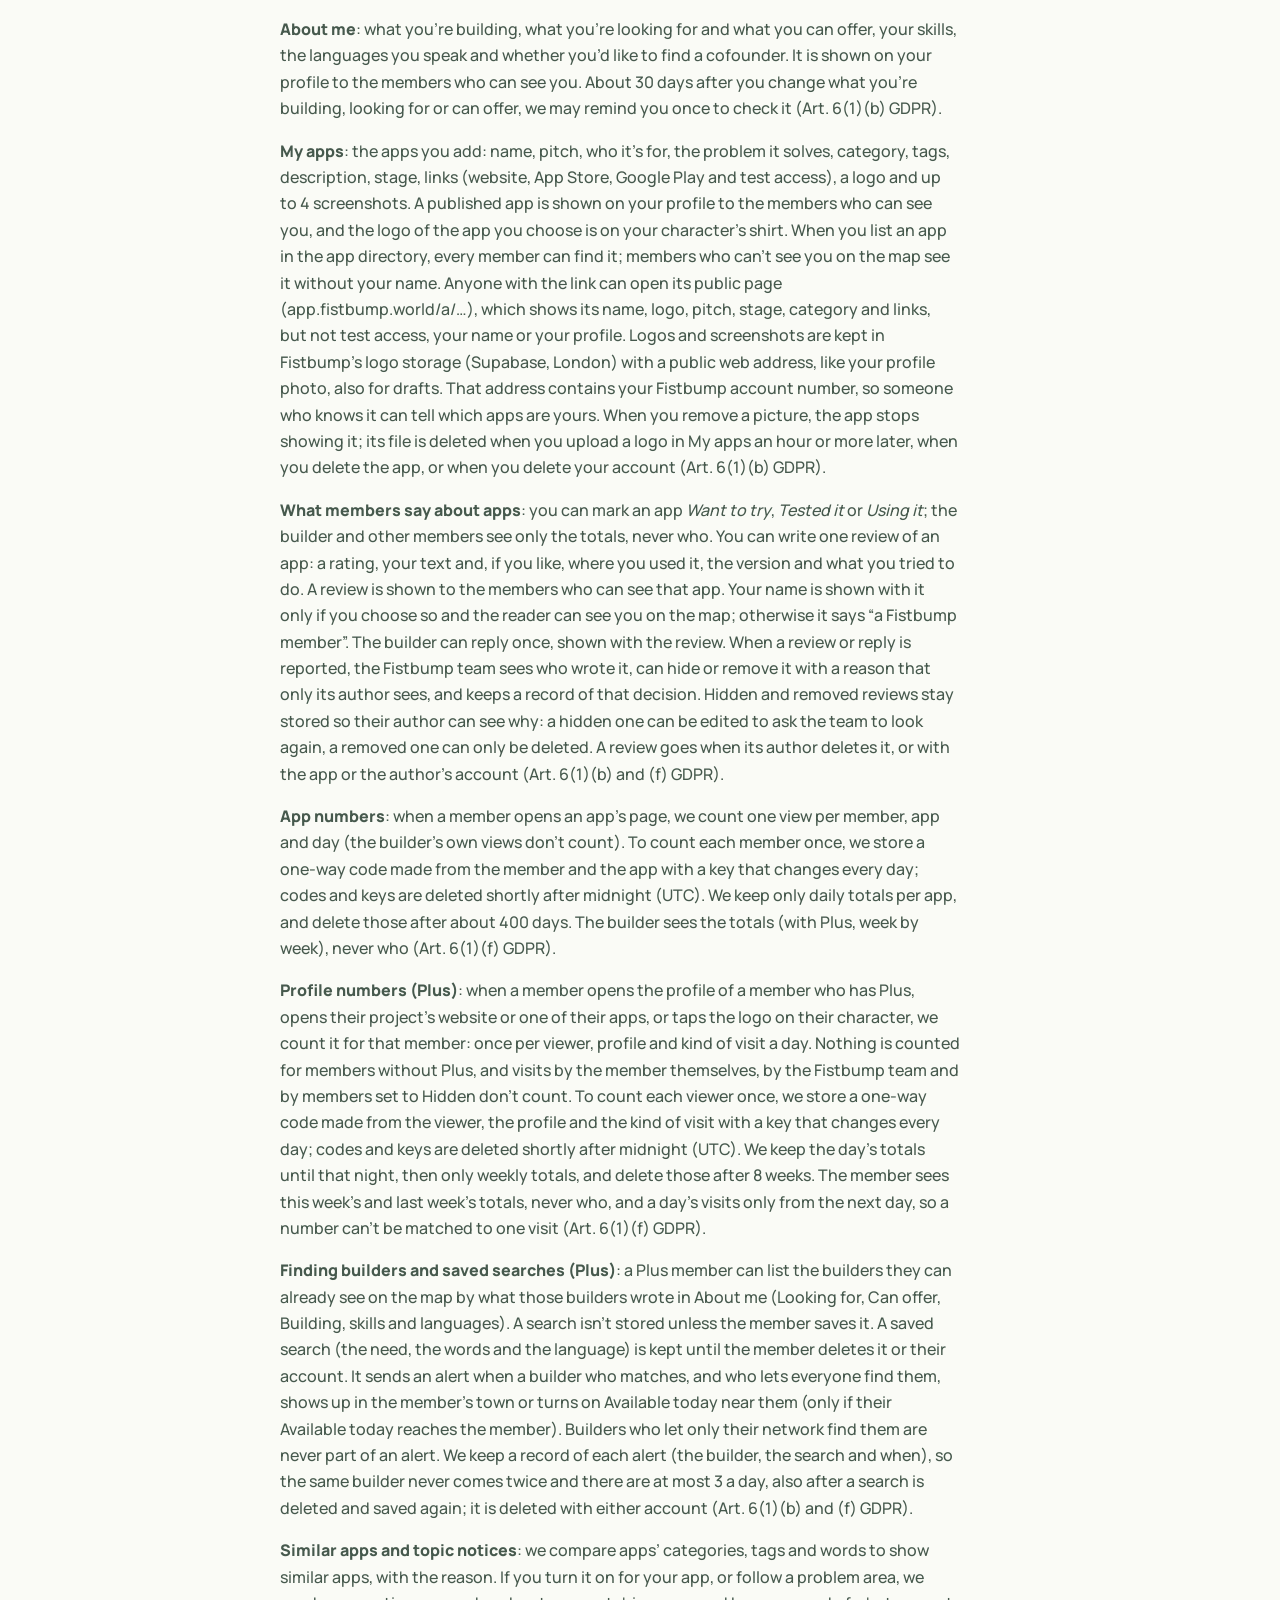
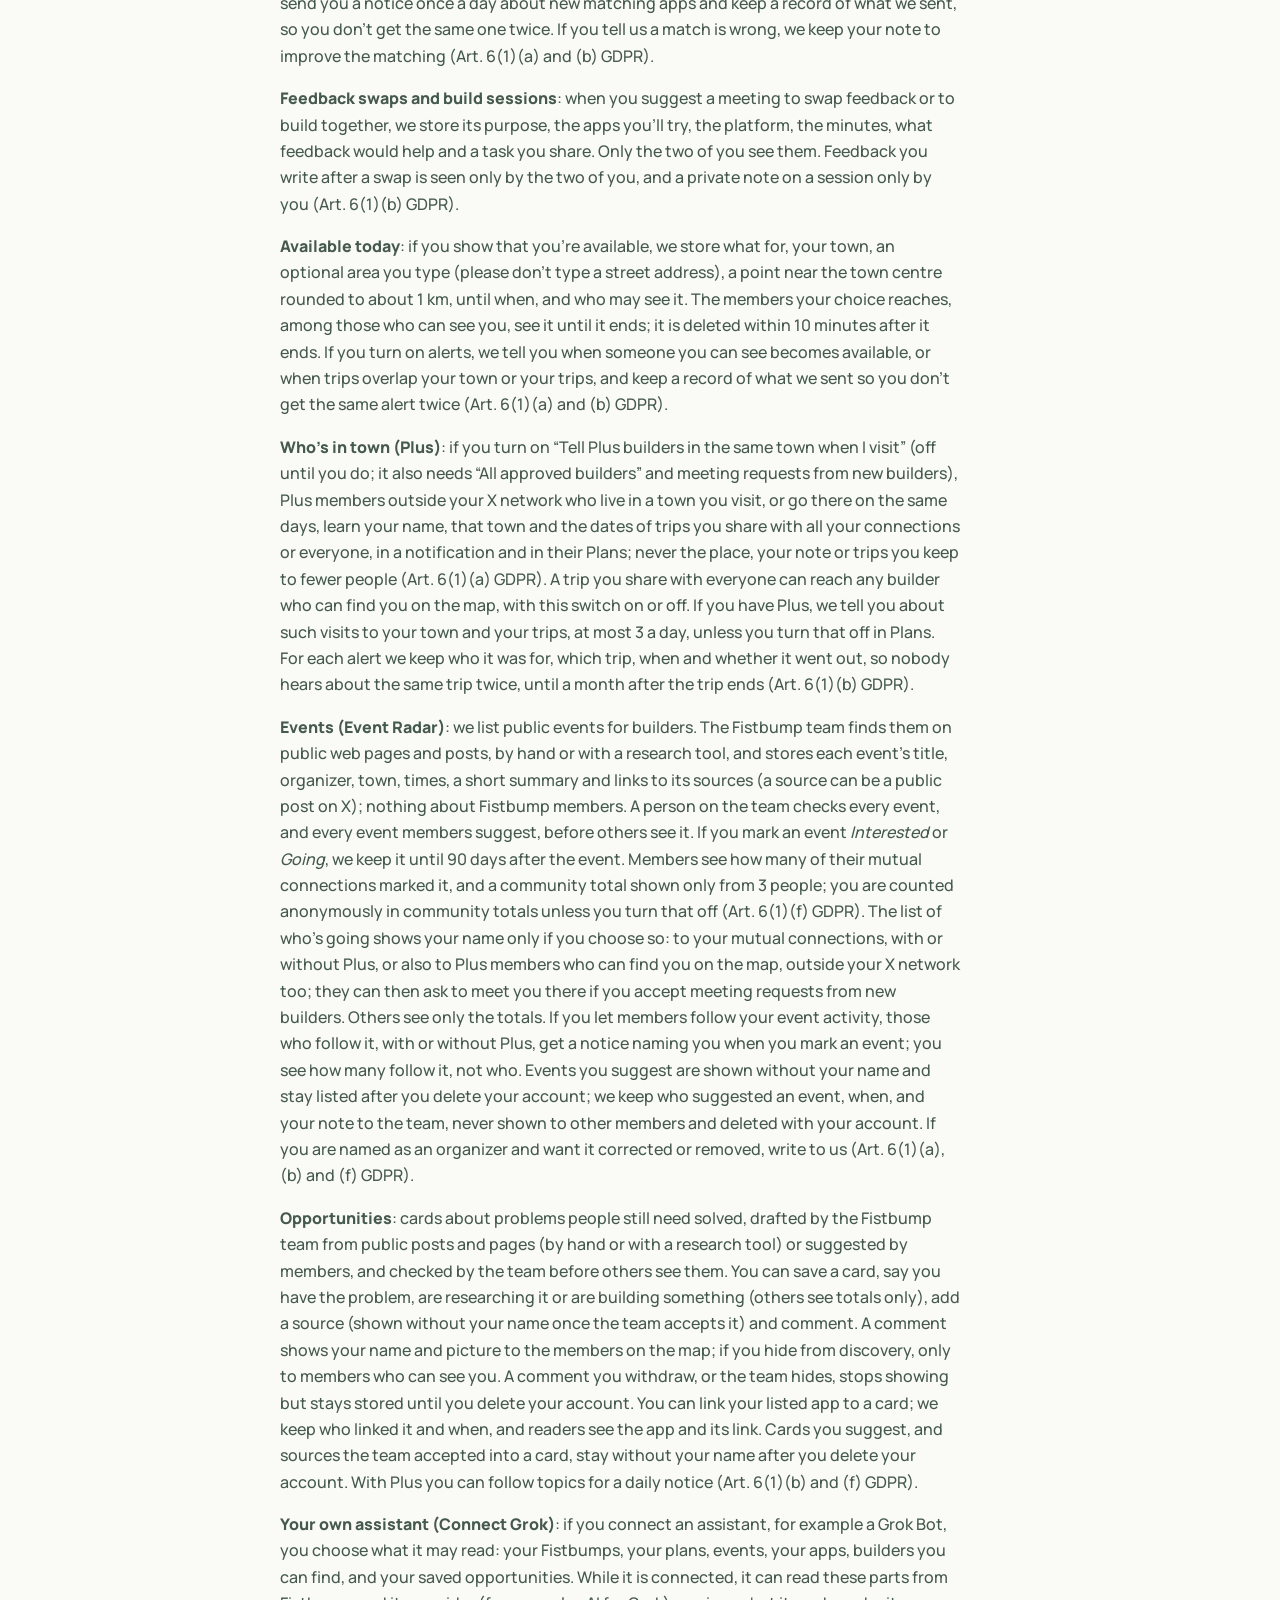
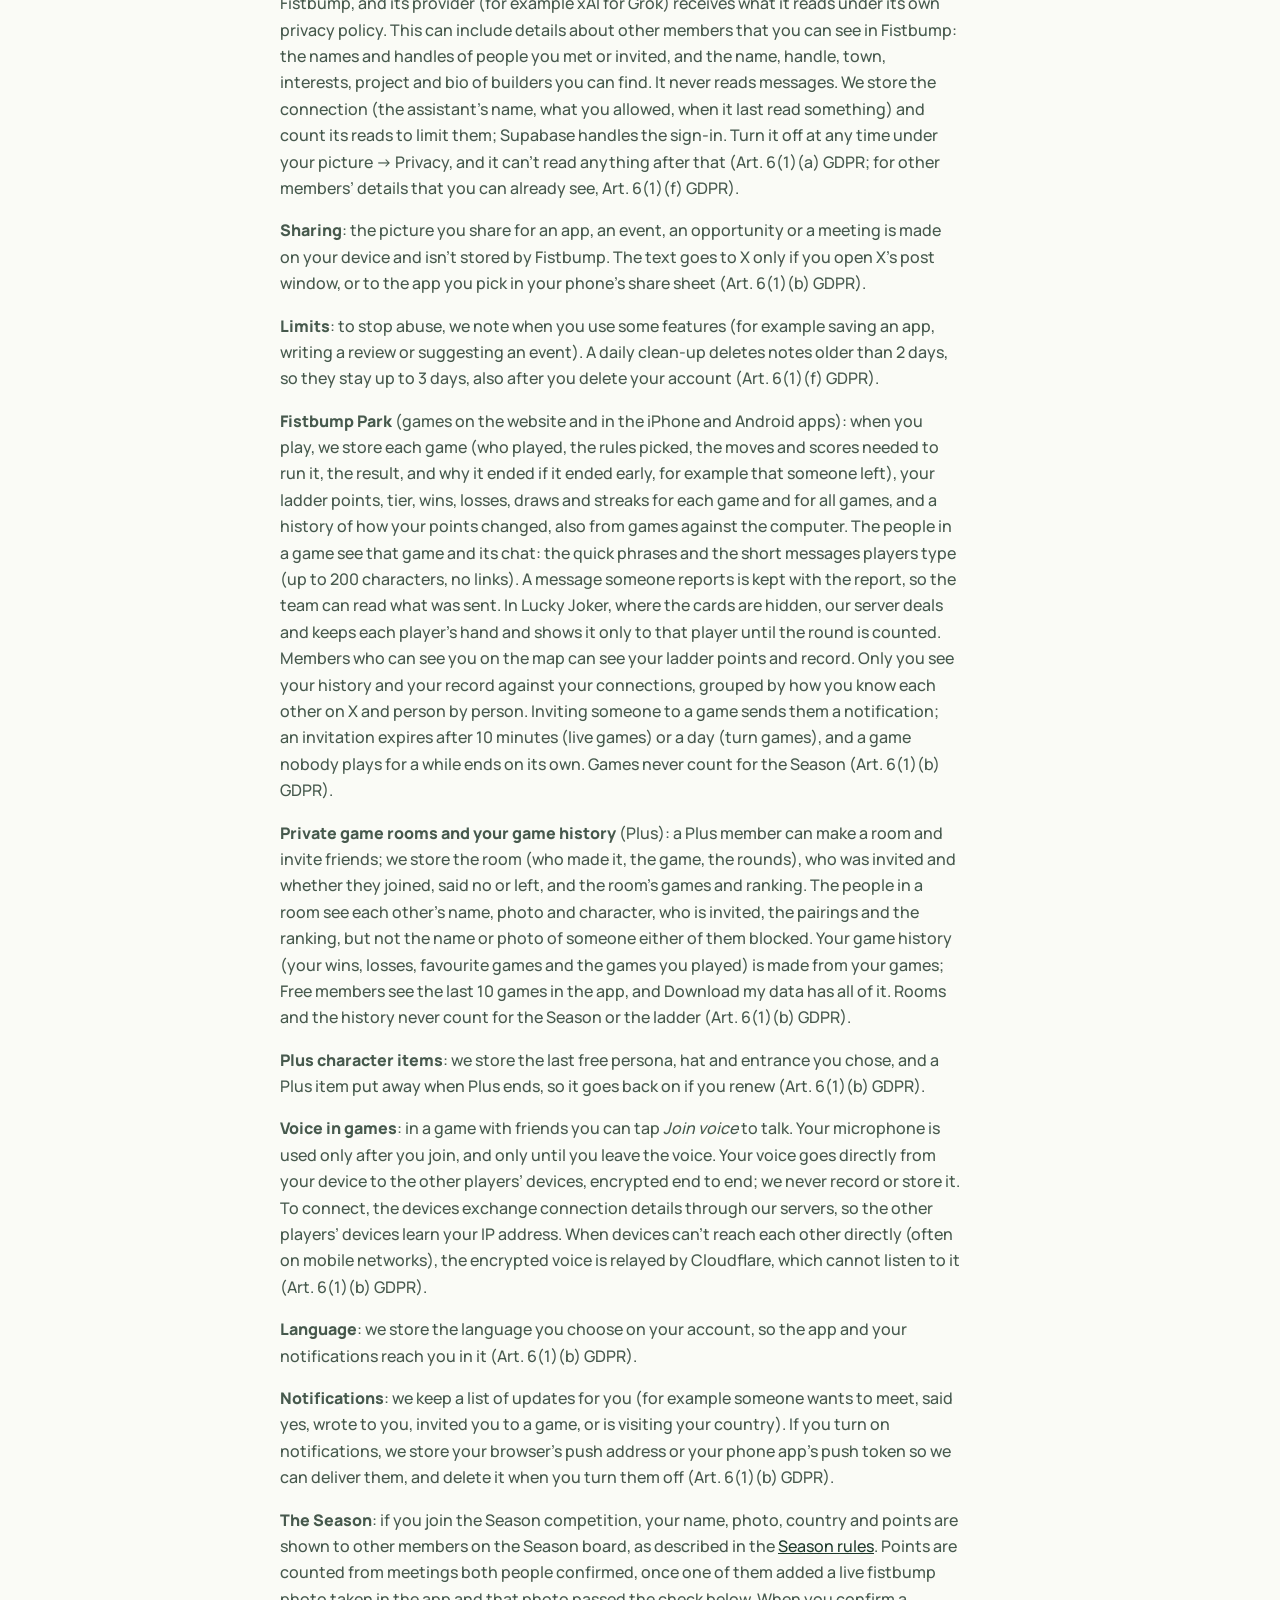
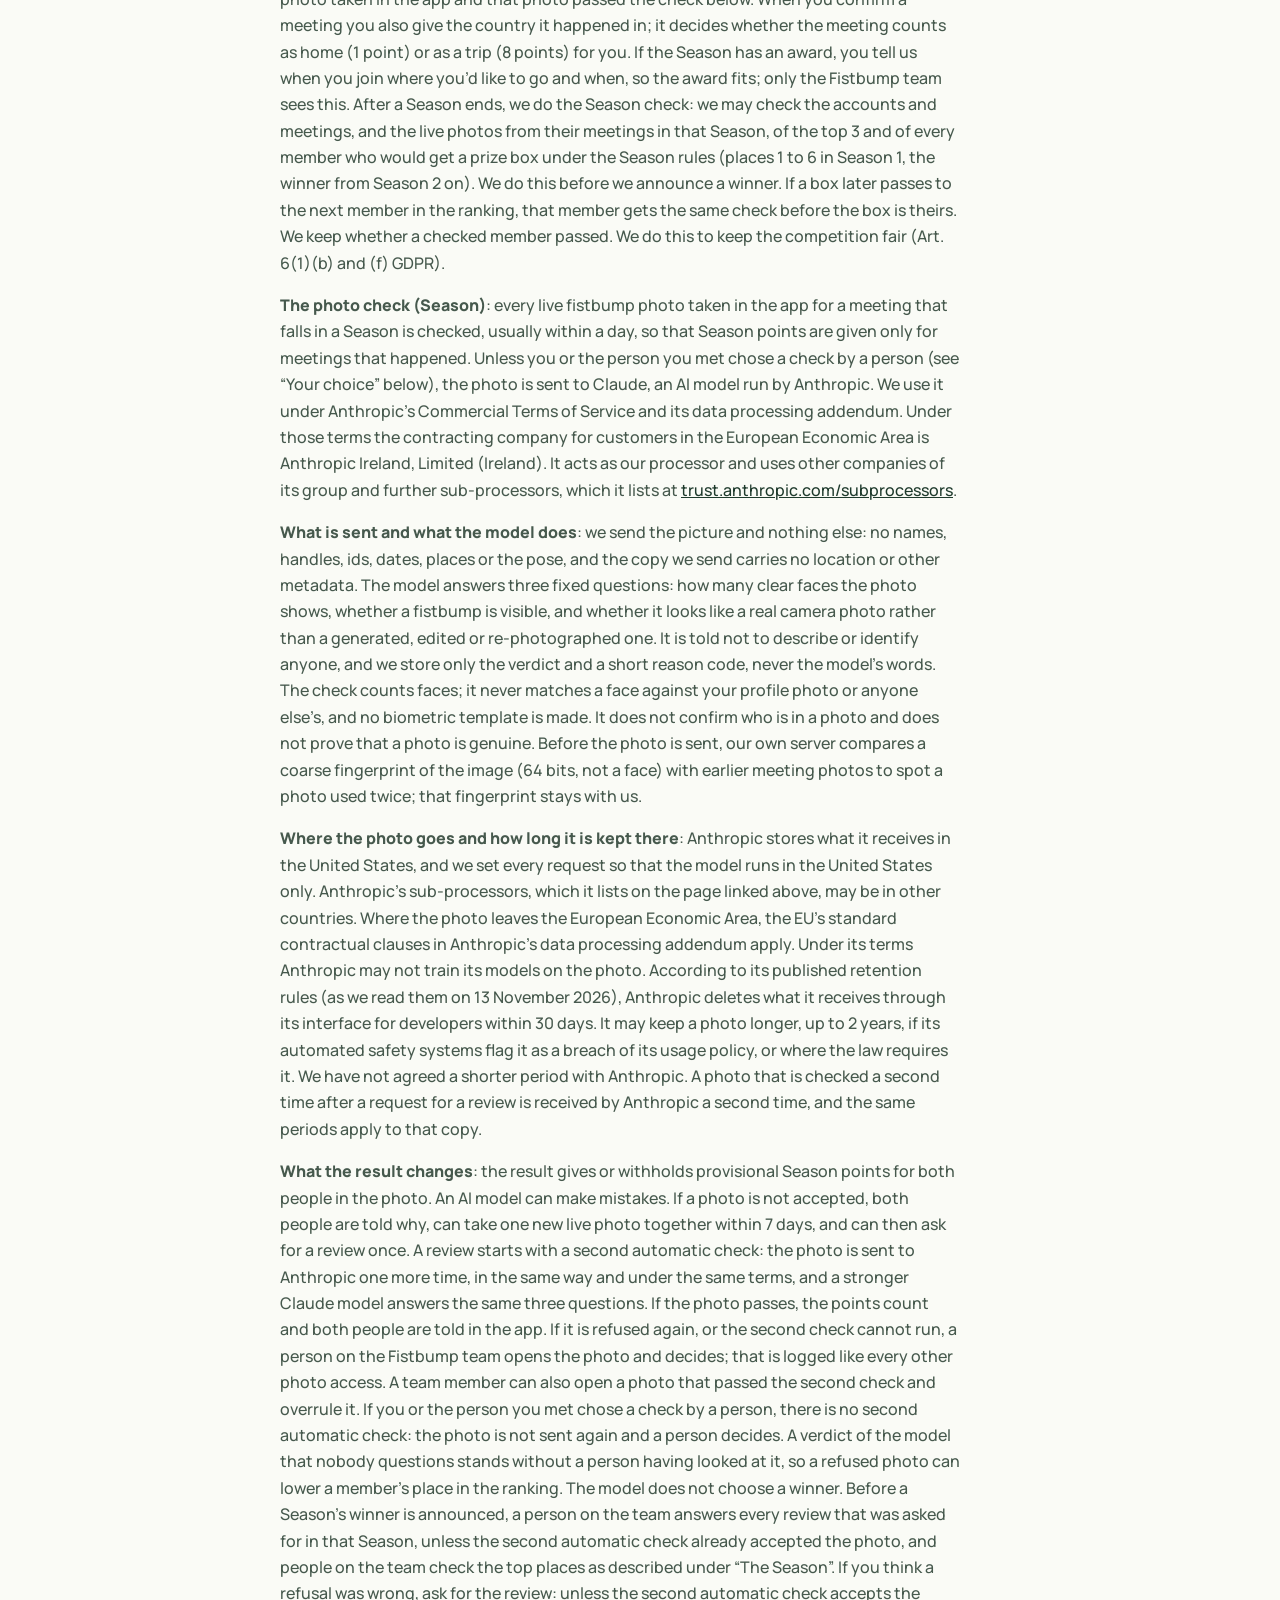
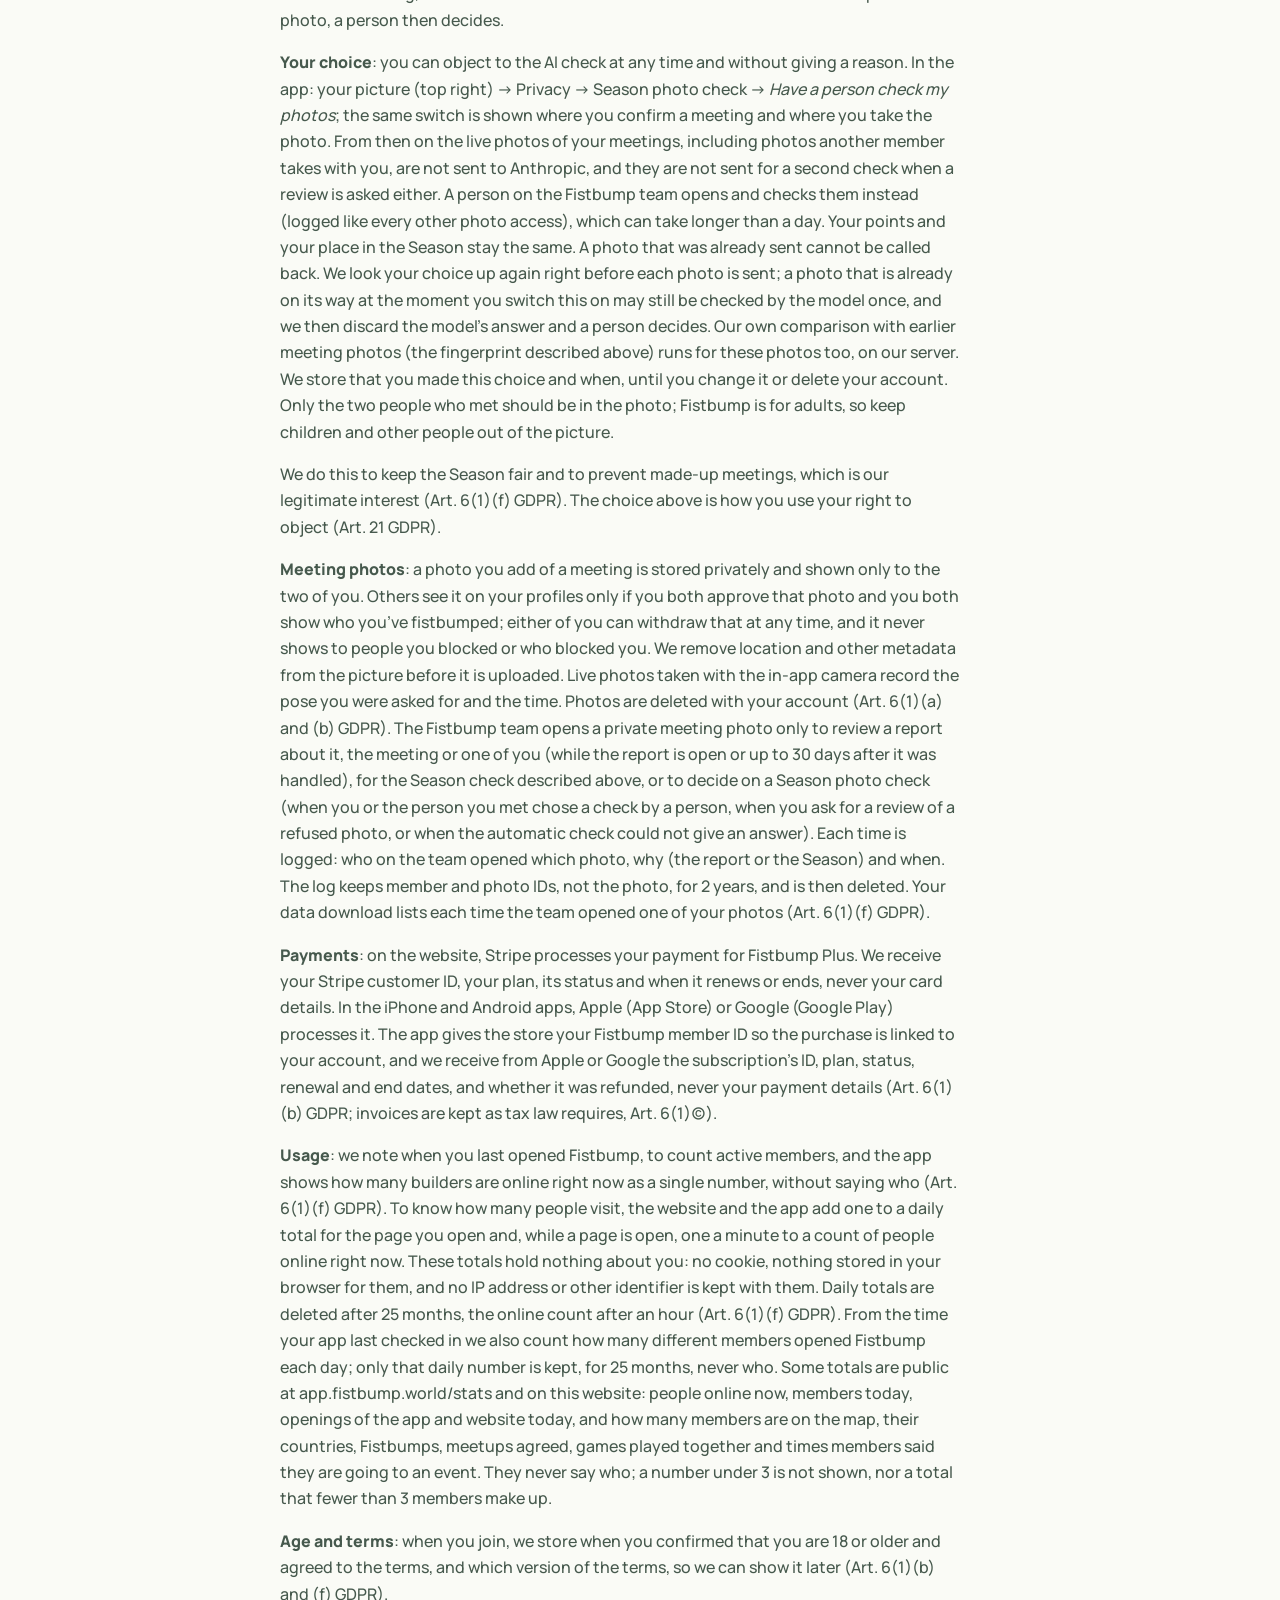
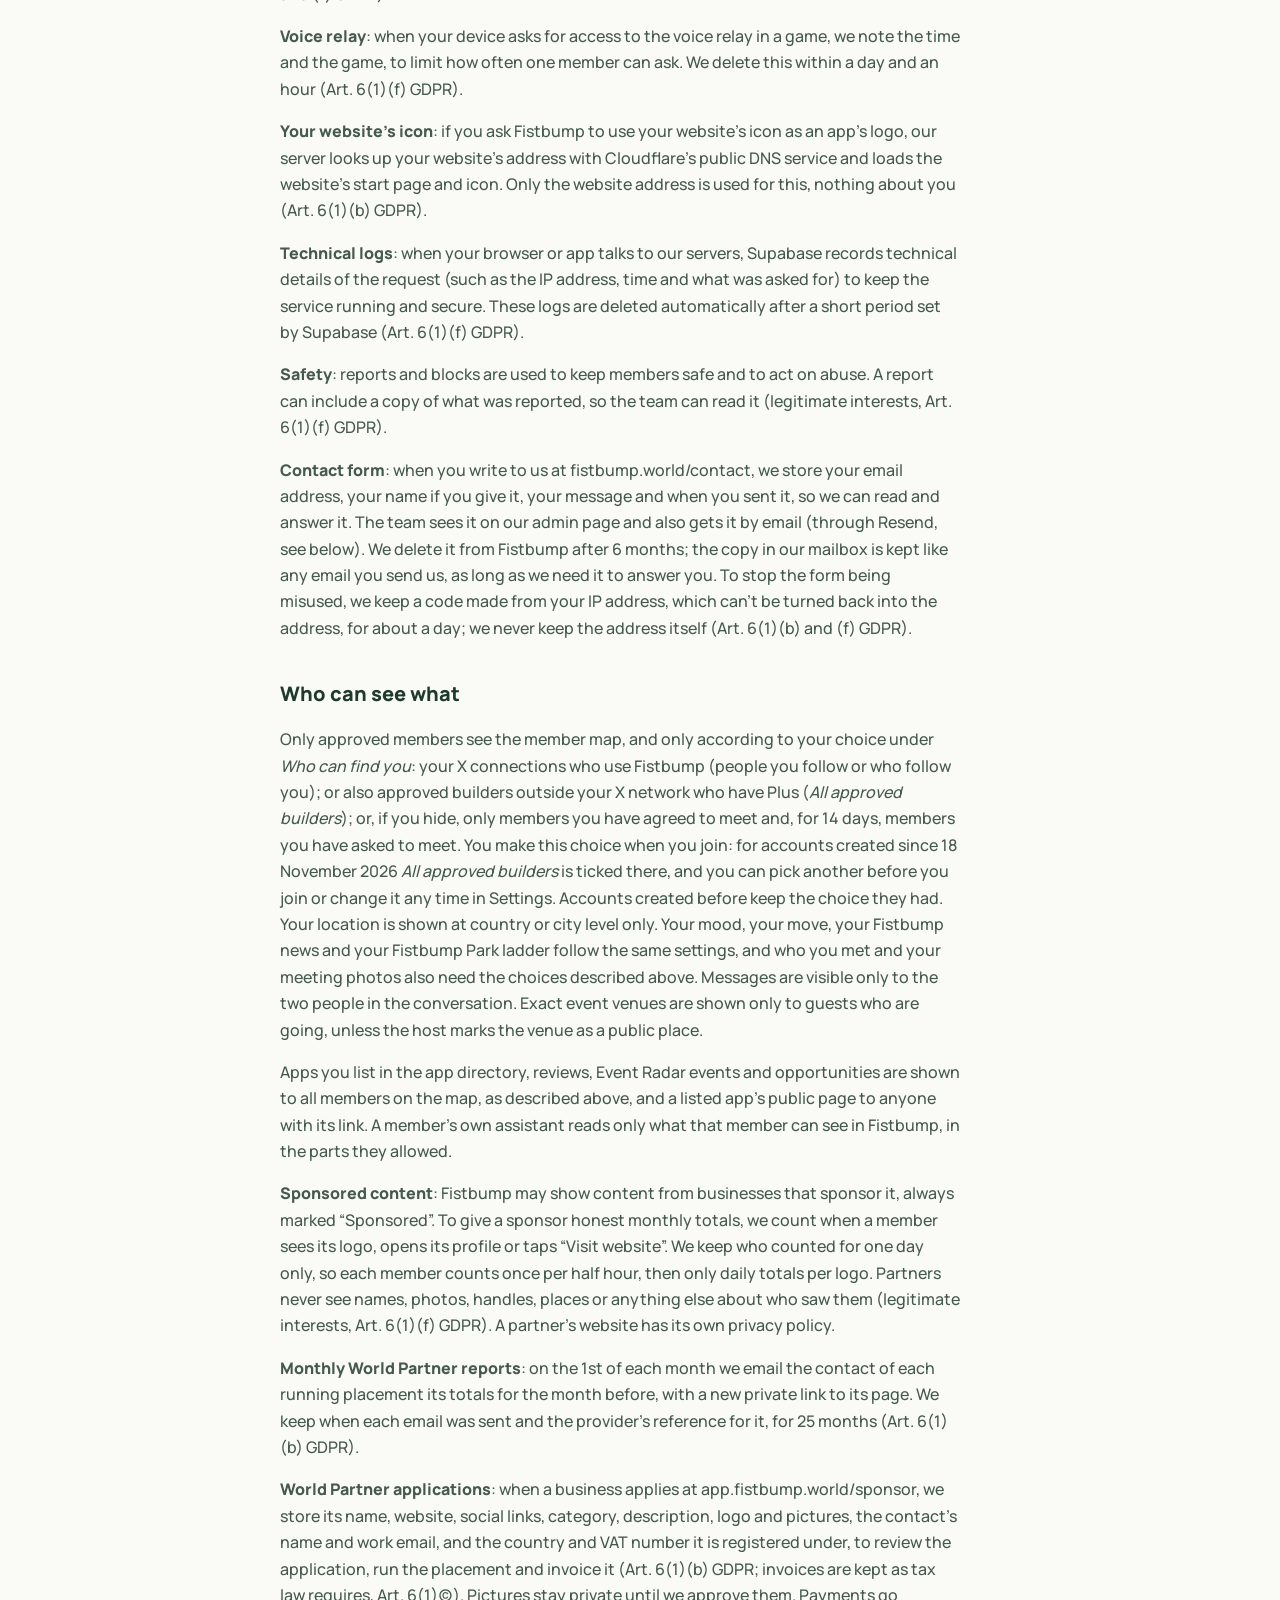
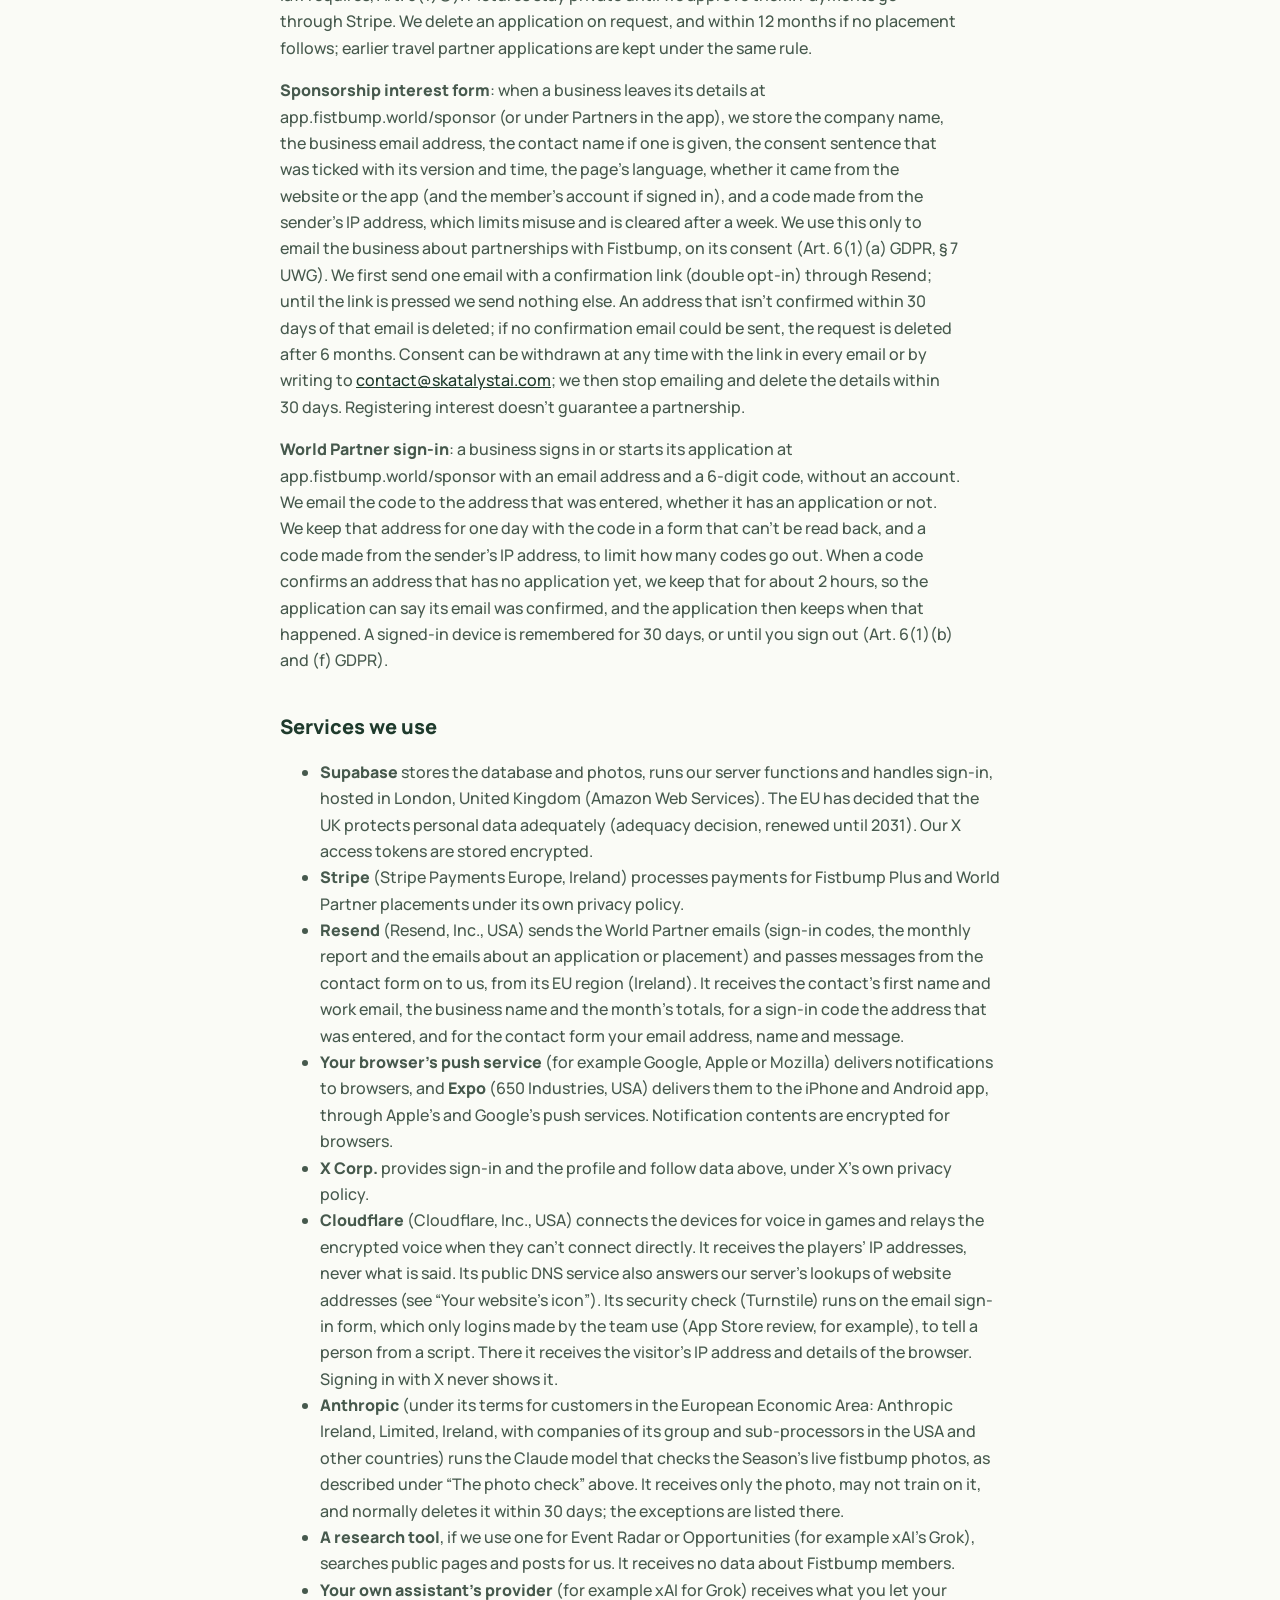
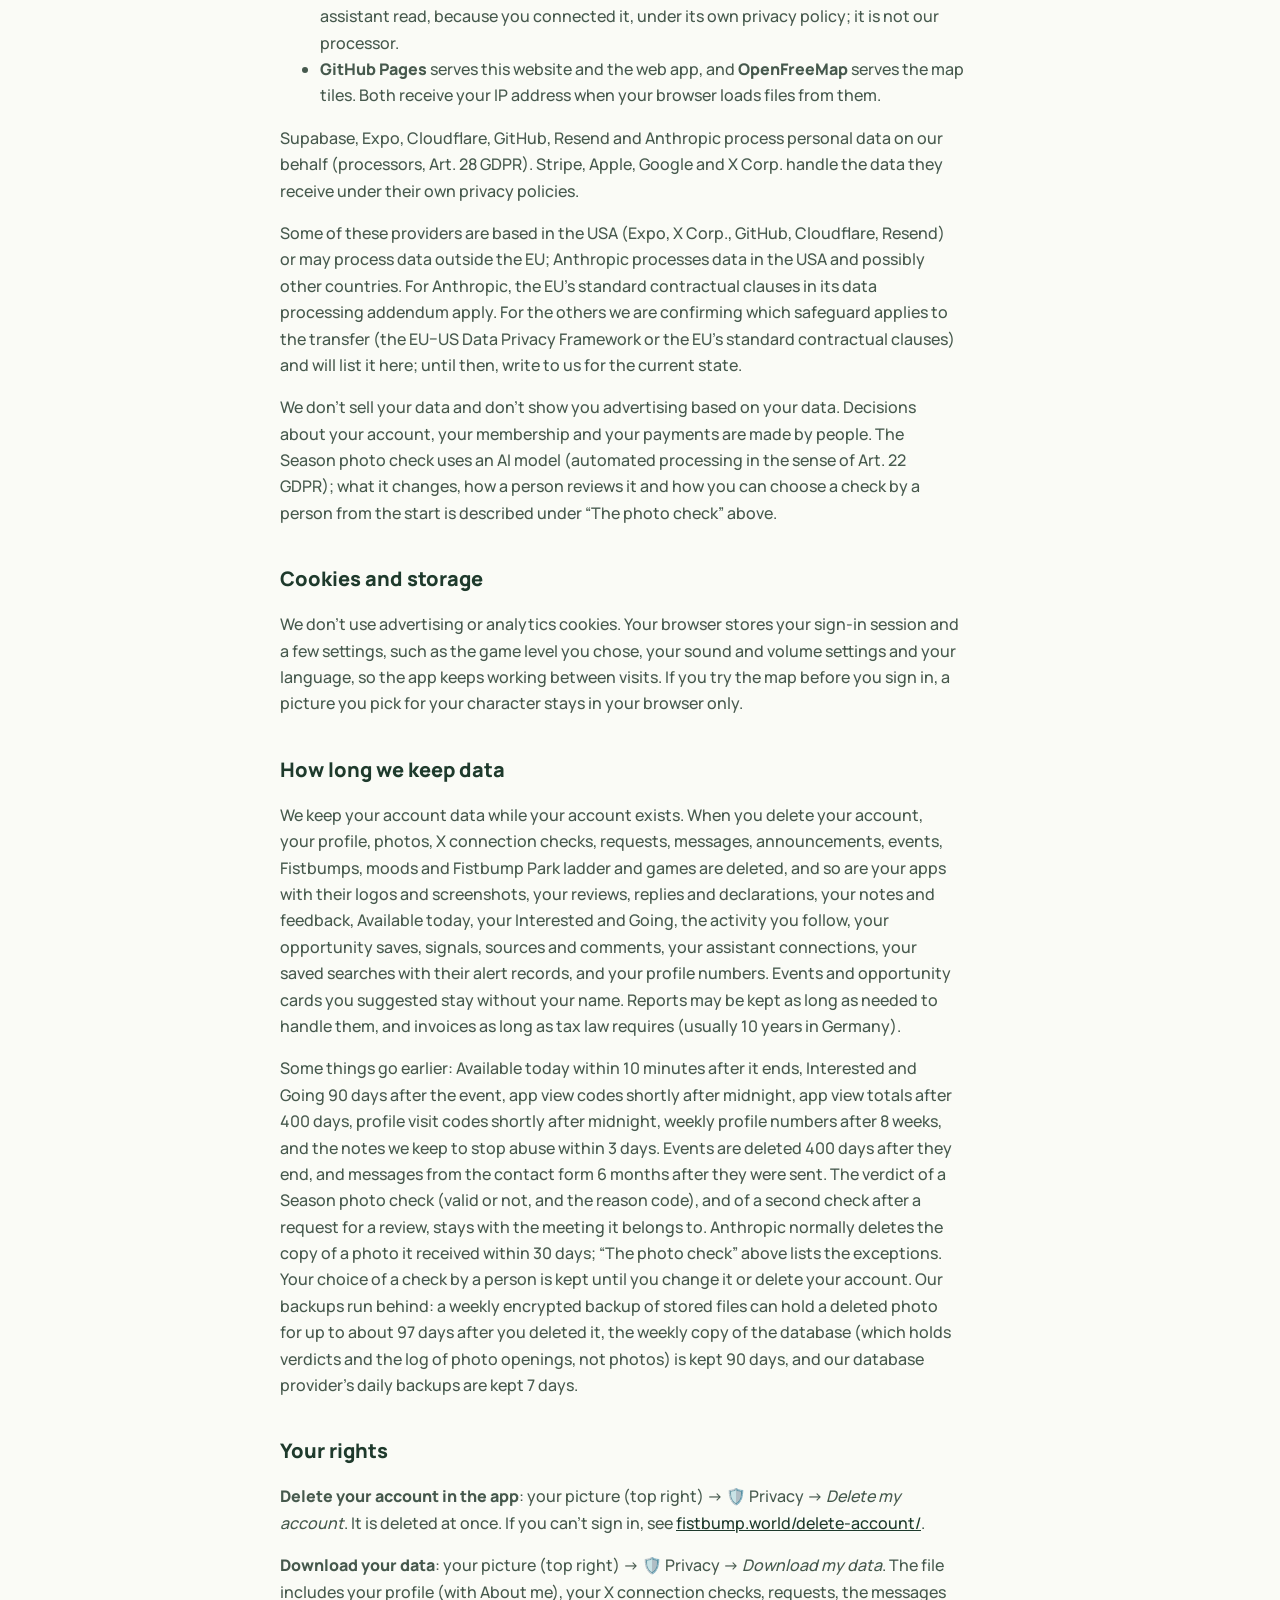
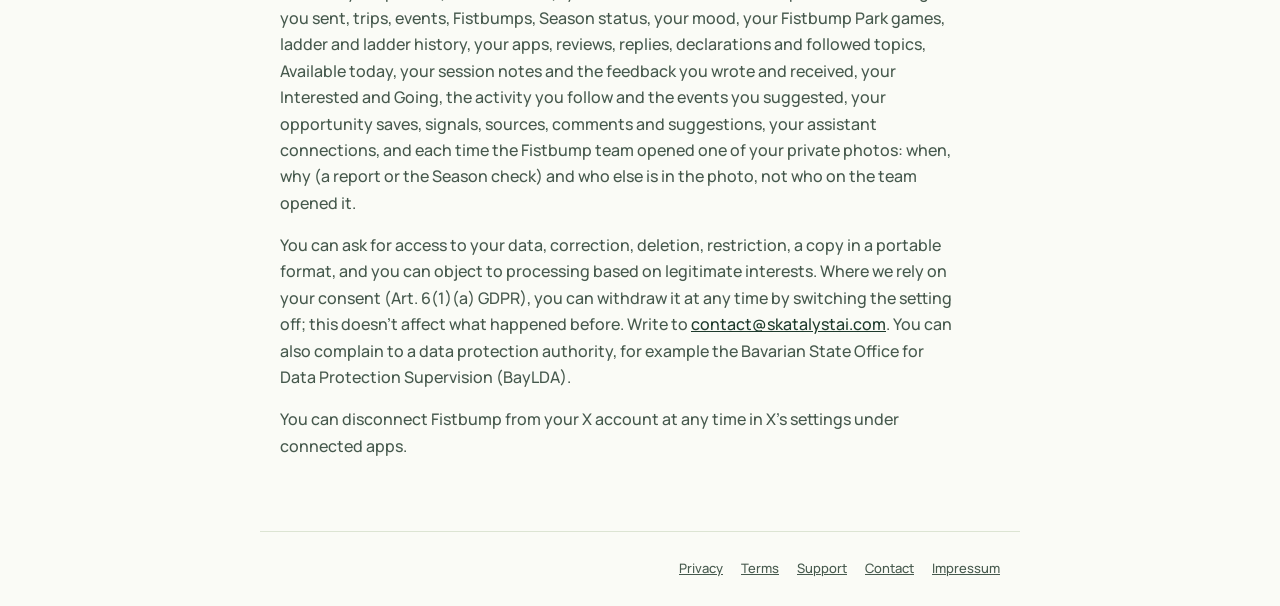
<file: privacy/index.html>
<!doctype html>
<html lang="en">
  <head>
    <meta charset="utf-8" />
    <meta name="viewport" content="width=device-width, initial-scale=1" />
    <title>Privacy policy · Fistbump</title>
    <meta name="description" content="How Fistbump handles your data." />
    <link rel="icon" href="/favicon.svg" type="image/svg+xml" />
    <link rel="stylesheet" href="/legal.css" />
  </head>
  <body>
    <header>
      <a class="brand" href="/"><img src="/favicon.svg" alt="" />fistbump</a>
    </header>
    <main>
      <h1>Privacy policy</h1>
      <p class="updated">Last updated 18 November 2026</p>

      <h2>Who is responsible</h2>
      <p>
        Fistbump is run by Sinda Khenine, a sole proprietor in Rothenburg ob der Tauber,
        Germany (full details in the <a href="/impressum/">legal notice</a>). Email:
        <a href="mailto:contact@skatalystai.com">contact@skatalystai.com</a>. This is the controller
        for the personal data described here under the EU General Data Protection Regulation (GDPR).
        We are not required to appoint a data protection officer.
      </p>

      <h2>What we collect and why</h2>
      <p><strong>When you sign in with X</strong>, X shares with us, with your permission:</p>
      <ul>
        <li>your X account ID, name, @handle, profile photo and bio;</li>
        <li>
          your follower and following counts, account creation date and the location text on your
          profile;
        </li>
        <li>your email address, if X provides it;</li>
        <li>
          whether you and other Fistbump members follow each other on X, checked only for people who
          are themselves Fistbump members.
        </li>
      </ul>
      <p>
        We use this to create your account, show your profile, and place the right people on your
        map (contract, Art. 6(1)(b) GDPR). We never post, follow, or send messages on X for you, and
        we don’t collect data about people who aren’t Fistbump members.
      </p>
      <p>
        <strong>Your X connections</strong>: for each pair of Fistbump members, we store whether
        each of them follows the other on X and when we last checked. We check again every few days,
        or when you tap <em>Update from X</em>. We never read or store your full list of followers or
        people you follow. We use these connections to decide who appears on your map and who can
        find you, and to show how you know each other (Art. 6(1)(b) GDPR).
      </p>
      <p>
        <strong>What you add</strong>: the country and optional city you choose (never a street
        address or GPS), your character’s look, interests, bio, who may find you,
        trips and free times you announce, pings, invitations, messages, meetup confirmations,
        events and RSVPs, blocks and reports. We use these to run the service you ask for (Art.
        6(1)(b) GDPR).
      </p>
      <p>
        <strong>Profile photo</strong>: if you upload your own profile photo, it is stored in
        Fistbump’s photo storage (Supabase, London) and shown, like your X photo, to the members
        who can see you, for example on the map, on your profile and on the Season board. Like your X
        photo, it has a public web address, so anyone who has that address can open it. It is deleted
        when you change it or delete your account (Art. 6(1)(b) GDPR).
      </p>
      <p>
        <strong>Moods and moves</strong>: you can give your character a mood (for example happy or
        coffee) or a move (for example dance or say hi). Members who can see you on the map see it
        until it runs out, after 15 minutes to 24 hours. You pick from a fixed list, with no free
        text, and we keep only your latest choice (Art. 6(1)(b) GDPR).
      </p>
      <p>
        <strong>Who you met</strong>: your number of Fistbumps (confirmed meetings) is shown to the
        members who can see you. Who you met stays private: only you and the person you met see it.
        If you both turn on <em>Show who I’ve fistbumped</em>, members who can see both of you see
        that you two met, on your profiles. Either of you can turn it off at any time, and it never
        shows to people you blocked or who blocked you (Art. 6(1)(a) and (b) GDPR).
      </p>
      <p>
        <strong>Fistbump news</strong>: if you turn on <em>Show my Fistbumps in Fistbump news</em>,
        members who can see you on the map are shown, for 30 days, that you have been meeting
        builders. They never see with whom, on which day or where. It is off unless you turn it on,
        and never shown to people you blocked or who blocked you. You find both settings under your
        picture → Privacy → Manage fistbump privacy (Art. 6(1)(a) GDPR).
      </p>
      <p>
        <strong>About me</strong>: what you’re building, what you’re looking for and what you can
        offer, your skills, the languages you speak and whether you’d like to find a cofounder. It
        is shown on your profile to the members who can see you. About 30 days after you change
        what you’re building, looking for or can offer, we may remind you once to check it (Art.
        6(1)(b) GDPR).
      </p>
      <p>
        <strong>My apps</strong>: the apps you add: name, pitch, who it’s for, the problem it solves,
        category, tags, description, stage, links (website, App Store, Google Play and test access),
        a logo and up to 4 screenshots. A published app is shown on your profile to the members who
        can see you, and the logo of the app you choose is on your character’s shirt. When you list
        an app in the app directory, every member can find it; members who can’t see you on the map
        see it without your name. Anyone with the link can open its public page
        (app.fistbump.world/a/…), which shows its name, logo, pitch, stage, category and links, but
        not test access, your name or your profile. Logos and screenshots are kept in Fistbump’s
        logo storage (Supabase, London) with a public web address, like your profile photo, also for
        drafts. That address contains your Fistbump account number, so someone who knows it can
        tell which apps are yours. When you remove a picture, the app stops showing it; its file is
        deleted when you upload a logo in My apps an hour or more later, when you delete the app,
        or when you delete your account (Art. 6(1)(b) GDPR).
      </p>
      <p>
        <strong>What members say about apps</strong>: you can mark an app <em>Want to try</em>,
        <em>Tested it</em> or <em>Using it</em>; the builder and other members see only the totals,
        never who. You can write one review of an app: a rating, your text and, if you like, where
        you used it, the version and what you tried to do. A review is shown to the members who can
        see that app. Your name is shown with it only if you choose so and the reader can see you on
        the map; otherwise it says “a Fistbump member”. The builder can reply once, shown with the
        review. When a review or reply is reported, the Fistbump team sees who wrote it, can hide or
        remove it with a reason that only its author sees, and keeps a record of that decision.
        Hidden and removed reviews stay stored so their author can see why: a hidden one can be
        edited to ask the team to look again, a removed one can only be deleted. A review goes when
        its author deletes it, or with the app or the author’s account (Art. 6(1)(b) and (f)
        GDPR).
      </p>
      <p>
        <strong>App numbers</strong>: when a member opens an app’s page, we count one view per
        member, app and day (the builder’s own views don’t count). To count each member once, we
        store a one-way code made from the member and the app with a key that changes every day;
        codes and keys are deleted shortly after midnight (UTC). We keep only daily totals per app,
        and delete those after about 400 days. The builder sees the totals (with Plus, week by
        week), never who (Art. 6(1)(f) GDPR).
      </p>
      <p>
        <strong>Profile numbers (Plus)</strong>: when a member opens the profile of a member who has
        Plus, opens their project’s website or one of their apps, or taps the logo on their
        character, we count it for that member: once per viewer, profile and kind of visit a day.
        Nothing is counted for members without Plus, and visits by the member themselves, by the
        Fistbump team and by members set to Hidden don’t count. To count each viewer once, we store
        a one-way code made from the viewer, the profile and the kind of visit with a key that
        changes every day; codes and keys are deleted shortly after midnight (UTC). We keep the day’s
        totals until that night, then only weekly totals, and delete those after 8 weeks. The member
        sees this week’s and last week’s totals, never who, and a day’s visits only from the next
        day, so a number can’t be matched to one visit (Art. 6(1)(f) GDPR).
      </p>
      <p>
        <strong>Finding builders and saved searches (Plus)</strong>: a Plus member can list the
        builders they can already see on the map by what those builders wrote in About me (Looking
        for, Can offer, Building, skills and languages). A search isn’t stored unless the member
        saves it. A saved search (the need, the words and the language) is kept until the member
        deletes it or their account. It sends an alert when a builder who matches, and who lets
        everyone find them, shows up in the member’s town or turns on Available today near them
        (only if their Available today reaches the member). Builders who let only their network find
        them are never part of an alert. We keep a record of each alert (the builder, the search and
        when), so the same builder never comes twice and there are at most 3 a day, also after a
        search is deleted and saved again; it is deleted with either account (Art. 6(1)(b) and (f)
        GDPR).
      </p>
      <p>
        <strong>Similar apps and topic notices</strong>: we compare apps’ categories, tags and words
        to show similar apps, with the reason. If you turn it on for your app, or follow a problem
        area, we send you a notice once a day about new matching apps and keep a record of what we
        sent, so you don’t get the same one twice. If you tell us a match is wrong, we keep your note
        to improve the matching (Art. 6(1)(a) and (b) GDPR).
      </p>
      <p>
        <strong>Feedback swaps and build sessions</strong>: when you suggest a meeting to swap
        feedback or to build together, we store its purpose, the apps you’ll try, the platform, the
        minutes, what feedback would help and a task you share. Only the two of you see them.
        Feedback you write after a swap is seen only by the two of you, and a private note on a
        session only by you (Art. 6(1)(b) GDPR).
      </p>
      <p>
        <strong>Available today</strong>: if you show that you’re available, we store what for, your
        town, an optional area you type (please don’t type a street address), a point near the town
        centre rounded to about
        1 km, until when, and who may see it. The members your choice reaches, among those who can
        see you, see it until it ends; it is deleted within 10 minutes after it ends. If you turn on
        alerts, we tell you when someone you can see becomes available, or when trips overlap your
        town or your trips, and keep a record of what we sent so you don’t get the same alert twice
        (Art. 6(1)(a) and (b) GDPR).
      </p>
      <p>
        <strong>Who’s in town (Plus)</strong>: if you turn on “Tell Plus builders in the same town
        when I visit” (off until you do; it also needs “All approved builders” and meeting requests
        from new builders), Plus members outside your X network who live in a town you visit, or go
        there on the same days, learn your name, that town and the dates of trips you share with all
        your connections or everyone, in a notification and in their Plans; never the place, your
        note or trips you keep to fewer people (Art. 6(1)(a) GDPR). A trip you share with everyone
        can reach any builder who can find you on the map, with this switch on or off. If you have
        Plus, we tell you about such visits to your town and your trips, at most 3 a day, unless you
        turn that off in Plans. For each alert we keep who it was for, which trip, when and whether
        it went out, so nobody hears about the same trip twice, until a month after the trip ends
        (Art. 6(1)(b) GDPR).
      </p>
      <p>
        <strong>Events (Event Radar)</strong>: we list public events for builders. The Fistbump team
        finds them on public web pages and posts, by hand or with a research tool, and stores each
        event’s title, organizer, town, times, a short summary and links to its sources (a source can
        be a public post on X); nothing about Fistbump members. A person on the team checks every
        event, and every event members suggest, before others see it. If you mark an event
        <em>Interested</em> or <em>Going</em>, we keep it until 90 days after the event. Members see
        how many of their mutual connections marked it, and a community total shown only from 3
        people; you are counted anonymously in community totals unless you turn that off (Art.
        6(1)(f) GDPR). The list of who’s going shows your name only if you choose so: to your mutual
        connections, with or without Plus, or also to Plus members who can find you on the map,
        outside your X network too; they can then ask to meet you there if you accept meeting
        requests from new builders. Others see only the totals. If you let members
        follow your event activity, those who follow it, with or without Plus, get a notice naming
        you when you mark an event; you see how many follow it, not who. Events you suggest are
        shown without your name and stay listed after you delete your account; we keep who suggested
        an event, when, and your note to the team, never shown to other members and deleted with
        your account. If you are named as an organizer and want it corrected or removed, write to us
        (Art. 6(1)(a), (b) and (f) GDPR).
      </p>
      <p>
        <strong>Opportunities</strong>: cards about problems people still need solved, drafted by
        the Fistbump team from public posts and pages (by hand or with a research tool) or suggested
        by members, and checked by the team before others see them. You can save a card, say you
        have the problem, are researching it or are building something (others see totals only), add
        a source (shown without your name once the team accepts it) and comment. A comment shows your
        name and picture to the members on the map; if you hide from discovery, only to members who
        can see you. A comment you withdraw, or the team hides, stops showing but stays stored until
        you delete your account. You can link your listed app to a card; we keep who linked it and
        when, and readers see the app and its link. Cards you suggest, and sources the team accepted
        into a card, stay without your name after you delete your account. With Plus you can follow
        topics for a daily notice (Art. 6(1)(b) and (f) GDPR).
      </p>
      <p>
        <strong>Your own assistant (Connect Grok)</strong>: if you connect an assistant, for example
        a Grok Bot, you choose what it may read: your Fistbumps, your plans, events, your apps,
        builders you can find, and your saved opportunities. While it is connected, it can read
        these parts from Fistbump, and its provider (for example xAI for Grok) receives what it reads
        under its own privacy policy. This can include details about other members that you can see in Fistbump: the names
        and handles of people you met or invited, and the name, handle, town, interests, project and
        bio of builders you can find. It never reads messages. We store the connection (the
        assistant’s name, what you allowed, when it last read something) and count its reads to
        limit them; Supabase handles the sign-in. Turn it off at any time under your picture →
        Privacy, and it can’t read anything after that (Art. 6(1)(a) GDPR; for other members’
        details that you can already see, Art. 6(1)(f) GDPR).
      </p>
      <p>
        <strong>Sharing</strong>: the picture you share for an app, an event, an opportunity or a
        meeting is made on your device and isn’t stored by Fistbump. The text goes to X only if you
        open X’s post window, or to the app you pick in your phone’s share sheet (Art. 6(1)(b) GDPR).
      </p>
      <p>
        <strong>Limits</strong>: to stop abuse, we note when you use some features (for example
        saving an app, writing a review or suggesting an event). A daily clean-up deletes notes
        older than 2 days, so they stay up to 3 days, also after you delete your account (Art.
        6(1)(f) GDPR).
      </p>
      <p>
        <strong>Fistbump Park</strong> (games on the website and in the iPhone and Android apps):
        when you play, we store each game (who played, the rules picked, the moves and scores needed
        to run it, the result, and why it ended if it ended early, for example that someone left),
        your ladder points, tier, wins, losses, draws and streaks for each game and for all games,
        and a history of how your points changed, also from games against the computer. The people
        in a game see that game and its chat: the quick phrases and the short messages players type
        (up to 200 characters, no links). A message someone reports is kept with the report, so the
        team can read what was sent. In Lucky Joker, where the cards are hidden, our server deals
        and keeps each player’s hand and shows it only to that player until the round is counted. Members who can see you on the map can see your ladder points and record. Only
        you see your history and your record against your connections, grouped by how you know each
        other on X and person by person. Inviting someone to a game sends them a notification; an
        invitation expires after 10 minutes (live games) or a day (turn games), and a game nobody
        plays for a while ends on its own. Games never count for the Season (Art. 6(1)(b) GDPR).
      </p>
      <p>
        <strong>Private game rooms and your game history</strong> (Plus): a Plus member can make a
        room and invite friends; we store the room (who made it, the game, the rounds), who was
        invited and whether they joined, said no or left, and the room’s games and ranking. The
        people in a room see each other’s name, photo and character, who is invited, the pairings
        and the ranking, but not the name or photo of someone either of them blocked. Your game history (your wins,
        losses, favourite games and the games you played) is made from your games; Free members see
        the last 10 games in the app, and Download my data has all of it. Rooms and the history
        never count for the Season or the ladder (Art. 6(1)(b) GDPR).
      </p>
      <p>
        <strong>Plus character items</strong>: we store the last free persona, hat and entrance you
        chose, and a Plus item put away when Plus ends, so it goes back on if you renew
        (Art. 6(1)(b) GDPR).
      </p>
      <p>
        <strong>Voice in games</strong>: in a game with friends you can tap <em>Join voice</em> to
        talk. Your microphone is used only after you join, and only until you leave the voice. Your
        voice goes directly from your device to the other players’ devices, encrypted end to end;
        we never record or store it. To connect, the devices exchange connection details through our
        servers, so the other players’ devices learn your IP address. When devices can’t reach each
        other directly (often on mobile networks), the encrypted voice is relayed by Cloudflare,
        which cannot listen to it (Art. 6(1)(b) GDPR).
      </p>
      <p>
        <strong>Language</strong>: we store the language you choose on your account, so the app and
        your notifications reach you in it (Art. 6(1)(b) GDPR).
      </p>
      <p>
        <strong>Notifications</strong>: we keep a list of updates for you (for example someone
        wants to meet, said yes, wrote to you, invited you to a game, or is visiting your country).
        If you turn on notifications, we store your browser’s push address or your phone app’s push
        token so we can deliver them, and delete it when you turn them off (Art. 6(1)(b) GDPR).
      </p>
      <p>
        <strong>The Season</strong>: if you join the Season competition, your name, photo, country
        and points are shown to other members on the Season board, as described in the
        <a href="https://app.fistbump.world/rules">Season rules</a>. Points are counted from
        meetings both people confirmed, once one of them added a live fistbump photo taken in the
        app and that photo passed the check below. When you confirm a meeting you also give the
        country it happened in; it decides whether the meeting counts as home (1 point) or as a
        trip (8 points) for you. If the Season has an award, you tell us when you join where
        you’d like to go and when, so the award fits; only the Fistbump team sees this. After a Season
        ends, we do the Season check: we may check the accounts and meetings, and the live photos
        from their meetings in that Season, of the top 3 and of every member who would get a prize
        box under the Season rules (places 1 to 6 in Season 1, the winner from Season 2 on). We do
        this before we announce a winner. If a box later passes to the next member in the ranking,
        that member gets the same check before the box is theirs. We keep whether a checked member
        passed. We do this to keep the competition fair (Art. 6(1)(b) and (f) GDPR).
      </p>
      <p id="photo-check">
        <strong>The photo check (Season)</strong>: every live fistbump photo taken in the app for
        a meeting that falls in a Season is checked, usually within a day, so that Season points
        are given only for meetings that happened. Unless you or the person you met chose a
        check by a person (see “Your choice” below), the photo is sent to Claude, an AI model run
        by Anthropic. We use it under Anthropic’s Commercial Terms of Service and its data
        processing addendum. Under those terms the contracting company for customers in the
        European Economic Area is Anthropic Ireland, Limited (Ireland). It acts as our processor
        and uses other companies of its group and further sub-processors, which it lists at
        <a href="https://trust.anthropic.com/subprocessors">trust.anthropic.com/subprocessors</a>.
      </p>
      <p>
        <strong>What is sent and what the model does</strong>: we send the picture and nothing
        else: no names, handles, ids, dates, places or the pose, and the copy we send carries no
        location or other metadata. The model answers three fixed
        questions: how many clear faces the photo shows, whether a fistbump is visible, and
        whether it looks like a real camera photo rather than a generated, edited or
        re-photographed one. It is told not to describe or identify anyone, and we store only the
        verdict and a short reason code, never the model’s words. The check counts faces; it never
        matches a face against your profile photo or anyone else’s, and no biometric template is
        made. It does not confirm who is in a photo and does not prove that a photo is genuine.
        Before the photo is sent, our own server compares a coarse fingerprint of the image (64
        bits, not a face) with earlier meeting photos to spot a photo used twice; that fingerprint
        stays with us.
      </p>
      <p>
        <strong>Where the photo goes and how long it is kept there</strong>: Anthropic stores what
        it receives in the United States, and we set every request so that the model runs in the
        United States only. Anthropic’s sub-processors, which it lists on the page linked above,
        may be in other countries. Where the photo leaves the
        European Economic Area, the EU’s standard contractual clauses in Anthropic’s data
        processing addendum apply. Under its terms Anthropic may not train its models on the
        photo. According to its published retention rules (as we read them on 13 November 2026),
        Anthropic deletes what it receives through its interface for developers within 30 days.
        It may keep a photo longer, up to 2 years, if its automated safety systems flag it as a
        breach of its usage policy, or where the law requires it. We have not agreed a shorter
        period with Anthropic. A photo that is checked a second time after a request for a review
        is received by Anthropic a second time, and the same periods apply to that copy.
      </p>
      <p>
        <strong>What the result changes</strong>: the result gives or withholds provisional Season
        points for both people in the photo. An AI model can make mistakes. If a photo is not
        accepted, both people are told why, can take one new live photo together within 7 days,
        and can then ask for a review once. A review starts with a second automatic check: the
        photo is sent to Anthropic one more time, in the same way and under the same terms, and
        a stronger Claude model answers the same three questions. If the photo passes, the points
        count and both people are told in the app. If it is refused again, or the second check
        cannot run, a person on the Fistbump team opens the photo and decides; that is logged
        like every other photo access. A team member can also open a photo that passed the
        second check and overrule it. If you or the person you met chose a check by a person,
        there is no second automatic check: the photo is not sent again and a person decides. A verdict of the model that nobody questions
        stands without a person having looked at it, so a refused photo can lower a member’s
        place in the ranking. The model does not choose a winner. Before a Season’s winner is
        announced, a person on the team answers every review that was asked for in that Season, unless the
        second automatic check already accepted the photo, and people on the team check the top places as described under “The Season”. If you think a refusal was wrong, ask for the review: unless the second automatic check
        accepts the photo, a person then decides.
      </p>
      <p>
        <strong>Your choice</strong>: you can object to the AI check at any time and without
        giving a reason. In the app: your picture (top right) → Privacy → Season photo check →
        <em>Have a person check my photos</em>; the same switch is shown where you confirm a
        meeting and where you take the photo. From then on the live photos of your meetings,
        including photos another member takes with you, are not sent to Anthropic, and they are
        not sent for a second check when a review is asked either. A person on
        the Fistbump team opens and checks them instead (logged like every other photo access),
        which can take longer than a day. Your points and your place in the Season stay the same.
        A photo that was already sent cannot be called back. We look your choice up again right
        before each photo is sent; a photo that is already on its way at the moment you switch
        this on may still be checked by the model once, and we then discard the model’s answer
        and a person decides. Our own comparison with earlier meeting photos (the fingerprint
        described above) runs for these photos too, on our server. We store that you made this choice
        and when, until you change it or delete your account. Only the two people who met should
        be in the photo; Fistbump is for adults, so keep children and other people out of the
        picture.
      </p>
      <p>
        We do this to keep the Season fair and to prevent made-up meetings, which is our
        legitimate interest (Art. 6(1)(f) GDPR). The choice above is how you use your right to
        object (Art. 21 GDPR).
      </p>
      <p>
        <strong>Meeting photos</strong>: a photo you add of a meeting is stored privately and shown
        only to the two of you. Others see it on your profiles only if you both approve that photo
        and you both show who you’ve fistbumped; either of you can withdraw that at any time, and
        it never shows to people you blocked or who blocked you. We remove location and other
        metadata from the picture before it is uploaded. Live photos taken with the in-app camera record the pose you were asked for and
        the time. Photos are deleted with your account (Art. 6(1)(a) and (b) GDPR). The Fistbump
        team opens a private meeting photo only to review a report about it, the meeting or one of
        you (while the report is open or up to 30 days after it was handled), for the Season check
        described above, or to decide on a Season photo check (when you or the person you met
        chose a check by a person, when you ask for a review of a refused photo, or when the
        automatic check could not give an answer).
        Each time is logged: who on the team opened which photo,
        why (the report or the Season) and when. The log keeps member and photo IDs, not the photo,
        for 2 years, and is then deleted. Your data download lists each time the team opened one
        of your photos (Art. 6(1)(f) GDPR).
      </p>
      <p>
        <strong>Payments</strong>: on the website, Stripe processes your payment for Fistbump Plus.
        We receive your Stripe customer ID, your plan, its status and when it renews or ends, never
        your card details. In the iPhone and Android apps, Apple (App Store) or Google (Google Play)
        processes it. The app gives the store your Fistbump member ID so the purchase is linked to
        your account, and we receive from Apple or Google the subscription’s ID, plan, status,
        renewal and end dates, and whether it was refunded, never your payment details (Art.
        6(1)(b) GDPR; invoices are kept as tax law requires, Art. 6(1)(c)).
      </p>
      <p>
        <strong>Usage</strong>: we note when you last opened Fistbump, to count active members, and
        the app shows how many builders are online right now as a single number, without saying who
        (Art. 6(1)(f) GDPR). To know how many people visit, the website and the app add one to a
        daily total for the page you open and, while a page is open, one a minute to a count of
        people online right now. These totals hold nothing about you: no cookie, nothing stored in
        your browser for them, and no IP address or other identifier is kept with them. Daily totals
        are deleted after 25 months, the online count after an hour (Art. 6(1)(f) GDPR). From the
        time your app last checked in we also count how many different members opened Fistbump each
        day; only that daily number is kept, for 25 months, never who. Some
        totals are public at app.fistbump.world/stats and on this website: people online now,
        members today, openings of the app and website today, and how many members are on the map, their countries, Fistbumps, meetups agreed,
        games played together and times members said they are going to an event. They never say
        who; a number under 3 is not shown, nor a total that fewer than 3 members make up.
      </p>
      <p>
        <strong>Age and terms</strong>: when you join, we store when you confirmed that you are 18 or
        older and agreed to the terms, and which version of the terms, so we can show it later
        (Art. 6(1)(b) and (f) GDPR).
      </p>
      <p>
        <strong>Voice relay</strong>: when your device asks for access to the voice relay in a game,
        we note the time and the game, to limit how often one member can ask. We delete this within
        a day and an hour (Art. 6(1)(f) GDPR).
      </p>
      <p>
        <strong>Your website’s icon</strong>: if you ask Fistbump to use your website’s icon as an
        app’s logo, our server looks up your website’s address with Cloudflare’s public DNS service
        and loads the website’s start page and icon. Only the website address is used for this,
        nothing about you (Art. 6(1)(b) GDPR).
      </p>
      <p>
        <strong>Technical logs</strong>: when your browser or app talks to our servers, Supabase
        records technical details of the request (such as the IP address, time and what was asked
        for) to keep the service running and secure. These logs are deleted automatically after a
        short period set by Supabase (Art. 6(1)(f) GDPR).
      </p>
      <p>
        <strong>Safety</strong>: reports and blocks are used to keep members safe and to act on
        abuse. A report can include a copy of what was reported, so the team can read it
        (legitimate interests, Art. 6(1)(f) GDPR).
      </p>
      <p id="contact-form">
        <strong>Contact form</strong>: when you write to us at fistbump.world/contact, we store your
        email address, your name if you give it, your message and when you sent it, so we can read
        and answer it. The team sees it on our admin page and also gets it by email (through
        Resend, see below). We delete it from Fistbump after 6 months; the copy in our mailbox is
        kept like any email you send us, as long as we need it to answer you. To stop the form
        being misused, we keep a code made from your IP address, which can’t be turned back into
        the address, for about a day; we never keep the address itself (Art. 6(1)(b) and (f) GDPR).
      </p>

      <h2>Who can see what</h2>
      <p>
        Only approved members see the member map, and only according to your choice under
        <em>Who can find you</em>: your X connections who use Fistbump (people you follow or who
        follow you); or also approved builders outside your X network who have Plus
        (<em>All approved builders</em>); or, if you hide, only members you have agreed to meet
        and, for 14 days, members you have asked to meet. You make this choice when you join: for
        accounts created since 18 November 2026 <em>All approved builders</em> is ticked there,
        and you can pick another before you join or change it any time in Settings. Accounts
        created before keep the choice they had. Your location is shown at country or city level only. Your mood,
        your move, your Fistbump news and your Fistbump Park ladder follow the same settings, and
        who you met and your meeting photos also need the choices described above.
        Messages are visible only to the two people in the conversation. Exact event venues are shown
        only to guests who are going, unless the host marks the venue as a public place.
      </p>
      <p>
        Apps you list in the app directory, reviews, Event Radar events and opportunities are shown
        to all members on the map, as described above, and a listed app’s public page to anyone
        with its link. A member’s own assistant reads only what that member can see in Fistbump, in
        the parts they allowed.
      </p>

      <p>
        <strong>Sponsored content</strong>: Fistbump may show content from businesses that
        sponsor it, always marked “Sponsored”. To give a sponsor honest monthly totals, we count
        when a member sees its logo, opens its profile or taps “Visit website”. We keep who counted for one day only, so each member counts once per half hour,
        then only daily totals per logo. Partners never see names, photos, handles, places or
        anything else about who saw them (legitimate interests, Art. 6(1)(f) GDPR). A partner’s
        website has its own privacy policy.
      </p>
      <p>
        <strong>Monthly World Partner reports</strong>: on the 1st of each month we email the
        contact of each running placement its totals for the month before, with a new private link
        to its page. We keep when each email was sent and the provider’s reference for it, for 25
        months (Art. 6(1)(b) GDPR).
      </p>
      <p>
        <strong>World Partner applications</strong>: when a business applies at
        app.fistbump.world/sponsor, we store its name, website, social links, category, description,
        logo and pictures, the contact’s name and work email, and the country and VAT number it is
        registered under, to review the application, run the placement and invoice it (Art. 6(1)(b)
        GDPR; invoices are kept as tax law requires, Art. 6(1)(c)). Pictures stay private until we
        approve them. Payments go through Stripe. We delete an application on request, and within
        12 months if no placement follows; earlier travel partner applications are kept under the
        same rule.
      </p>
      <p id="partner-interest">
        <strong>Sponsorship interest form</strong>: when a business leaves its details at
        app.fistbump.world/sponsor (or under Partners in the app), we store the company name, the
        business email address, the contact name if one is given, the consent sentence that was
        ticked with its version and time, the page’s language, whether it came from the website or
        the app (and the member’s account if signed in), and a code made from the sender’s IP
        address, which limits misuse and is cleared after a week. We use this only to email the
        business about partnerships with Fistbump, on its consent (Art. 6(1)(a) GDPR, § 7 UWG).
        We first send one email with a confirmation link (double opt-in) through Resend; until the
        link is pressed we send nothing else. An address that isn’t confirmed within 30 days of that
        email is deleted; if no confirmation email could be sent, the request is deleted after 6
        months. Consent can be withdrawn at any time with the link in every email or by writing
        to <a href="mailto:contact@skatalystai.com">contact@skatalystai.com</a>; we then stop
        emailing and delete the details within 30 days. Registering interest doesn’t guarantee a
        partnership.
      </p>
      <p>
        <strong>World Partner sign-in</strong>: a business signs in or starts its application at
        app.fistbump.world/sponsor with an email address and a 6-digit code, without an account.
        We email the code to the address that was entered, whether it has an application or not.
        We keep that address for one day with the code in a form that can’t be read back, and a
        code made from the sender’s IP address, to limit how many codes go out. When a code
        confirms an address that has no application yet, we keep that for about 2 hours, so the
        application can say its email was confirmed, and the application then keeps when that
        happened. A signed-in device is remembered for 30 days, or until you sign out (Art. 6(1)(b)
        and (f) GDPR).
      </p>

      <h2>Services we use</h2>
      <ul>
        <li>
          <strong>Supabase</strong> stores the database and photos, runs our server functions and
          handles sign-in, hosted in London, United Kingdom (Amazon Web Services). The EU has decided
          that the UK protects personal data adequately (adequacy decision, renewed until 2031). Our
          X access tokens are stored encrypted.
        </li>
        <li>
          <strong>Stripe</strong> (Stripe Payments Europe, Ireland) processes payments for Fistbump
          Plus and World Partner placements under its own privacy policy.
        </li>
        <li>
          <strong>Resend</strong> (Resend, Inc., USA) sends the World Partner emails (sign-in
          codes, the monthly report and the emails about an application or placement) and passes
          messages from the contact form on to us, from its EU region (Ireland). It receives the
          contact’s first name and work email, the business name and the month’s totals, for a
          sign-in code the address that was entered, and for the contact form your email address,
          name and message.
        </li>
        <li>
          <strong>Your browser’s push service</strong> (for example Google, Apple or Mozilla)
          delivers notifications to browsers, and <strong>Expo</strong> (650 Industries, USA)
          delivers them to the iPhone and Android app, through Apple’s and Google’s push services.
          Notification contents are encrypted for browsers.
        </li>
        <li>
          <strong>X Corp.</strong> provides sign-in and the profile and follow data above, under X’s
          own privacy policy.
        </li>
        <li>
          <strong>Cloudflare</strong> (Cloudflare, Inc., USA) connects the devices for voice in
          games and relays the encrypted voice when they can’t connect directly. It receives the
          players’ IP addresses, never what is said. Its public DNS service also answers our
          server’s lookups of website addresses (see “Your website’s icon”). Its security check
          (Turnstile) runs on the email sign-in form, which only logins made by the team use (App
          Store review, for example), to tell a person from a script. There it receives the
          visitor’s IP address and details of the browser. Signing in with X never shows it.
        </li>
        <li>
          <strong>Anthropic</strong> (under its terms for customers in the European Economic
          Area: Anthropic Ireland, Limited, Ireland, with companies of its group and
          sub-processors in the USA and other countries) runs the Claude model that checks the
          Season’s live fistbump photos, as described under “The photo check” above. It receives
          only the photo, may not train on it, and normally deletes it within 30 days; the
          exceptions are listed there.
        </li>
        <li>
          <strong>A research tool</strong>, if we use one for Event Radar or Opportunities (for
          example xAI’s Grok), searches public pages and posts for us. It receives no data about
          Fistbump members.
        </li>
        <li>
          <strong>Your own assistant’s provider</strong> (for example xAI for Grok) receives what you
          let your assistant read, because you connected it, under its own privacy policy; it is not
          our processor.
        </li>
        <li>
          <strong>GitHub Pages</strong> serves this website and the web app, and
          <strong>OpenFreeMap</strong> serves the map tiles. Both receive your IP address when your
          browser loads files from them.
        </li>
      </ul>
      <p>
        Supabase, Expo, Cloudflare, GitHub, Resend and Anthropic process personal data on our behalf
        (processors, Art. 28 GDPR). Stripe, Apple, Google and X Corp. handle the data they receive under their own
        privacy policies.
      </p>
      <p>
        Some of these providers are based in the USA (Expo, X Corp., GitHub, Cloudflare, Resend) or may
        process data outside the EU; Anthropic processes data in the USA and possibly other
        countries. For Anthropic, the EU’s standard contractual clauses in its data processing
        addendum apply. For the others we are confirming which safeguard applies to the transfer
        (the EU–US Data Privacy Framework or the EU’s standard contractual clauses) and will list
        it here; until then, write to us for the current state.
      </p>
      <p>
        We don’t sell your data and don’t show you advertising based on your data. Decisions
        about your account, your membership and your payments are made by people. The Season
        photo check uses an AI model (automated processing in the sense of Art. 22 GDPR); what it
        changes, how a person reviews it and how you can choose a check by a person from the
        start is described under “The photo check” above.
      </p>

      <h2>Cookies and storage</h2>
      <p>
        We don’t use advertising or analytics cookies. Your browser stores your sign-in session and
        a few settings, such as the game level you chose, your sound and volume settings and your
        language, so the app keeps working between visits.
        If you try the map before you sign in, a picture you pick for your character stays in your
        browser only.
      </p>

      <h2>How long we keep data</h2>
      <p>
        We keep your account data while your account exists. When you delete your account, your
        profile, photos, X connection checks, requests, messages, announcements, events, Fistbumps,
        moods and Fistbump Park ladder and games are deleted, and so are your apps with their logos
        and screenshots, your reviews, replies and declarations, your notes and feedback, Available
        today, your Interested and Going, the activity you follow, your opportunity saves, signals,
        sources and comments, your assistant connections, your saved searches with their alert
        records, and your profile numbers. Events and opportunity cards you
        suggested stay without your name. Reports may be kept as long as needed to handle them, and
        invoices as long as tax law requires (usually 10 years in Germany).
      </p>
      <p>
        Some things go earlier: Available today within 10 minutes after it ends, Interested and
        Going 90 days after the event, app view codes shortly after midnight, app view totals after 400
        days, profile visit codes shortly after midnight, weekly profile numbers after 8 weeks, and
        the notes we keep to stop abuse within 3 days. Events are deleted 400 days after
        they end, and messages from the contact form 6 months after they were sent. The verdict of
        a Season photo check (valid or not, and the reason code), and of a second check after a
        request for a review, stays with the meeting it belongs to. Anthropic normally deletes the copy of a photo it received within 30 days; “The photo
        check” above lists the exceptions. Your choice of a check by a person is kept until you
        change it or delete your account. Our backups run behind: a weekly encrypted backup of
        stored files can hold a deleted photo for up to about 97 days after you deleted it, the
        weekly copy of the database (which holds verdicts and the log of photo openings, not
        photos) is kept 90 days, and our database provider’s daily backups are kept 7 days.
      </p>

      <h2>Your rights</h2>
      <p>
        <strong>Delete your account in the app</strong>: your picture (top right) → 🛡️ Privacy →
        <em>Delete my account</em>. It is deleted at once. If you can’t sign in, see
        <a href="/delete-account/">fistbump.world/delete-account/</a>.
      </p>
      <p>
        <strong>Download your data</strong>: your picture (top right) → 🛡️ Privacy →
        <em>Download my data</em>. The file includes your profile (with About me), your X connection
        checks, requests, the messages you sent, trips, events, Fistbumps, Season status, your mood,
        your Fistbump Park games, ladder and ladder history, your apps, reviews, replies,
        declarations and followed topics, Available today, your session notes and the feedback you
        wrote and received, your Interested and Going, the activity you follow and the events you
        suggested, your opportunity saves, signals, sources, comments and suggestions, your
        assistant connections, and each time the Fistbump team opened one of your private photos:
        when, why (a report or the Season check) and who else is in the photo, not who on the team
        opened it.
      </p>
      <p>
        You can ask for access to your data, correction, deletion, restriction, a copy in a portable
        format, and you can object to processing based on legitimate interests. Where we rely on
        your consent (Art. 6(1)(a) GDPR), you can withdraw it at any time by switching the setting
        off; this doesn’t affect what happened before. Write to
        <a href="mailto:contact@skatalystai.com">contact@skatalystai.com</a>. You can also complain
        to a data protection authority, for example the Bavarian State Office for Data Protection
        Supervision (BayLDA).
      </p>
      <p>
        You can disconnect Fistbump from your X account at any time in X’s settings under connected
        apps.
      </p>
    </main>
    <footer>
      <span class="links"><a href="/privacy/">Privacy</a><a href="/terms/">Terms</a><a href="/support/">Support</a><a href="/contact/">Contact</a><a href="/impressum/">Impressum</a></span>
    </footer>
  </body>
</html>
</file>
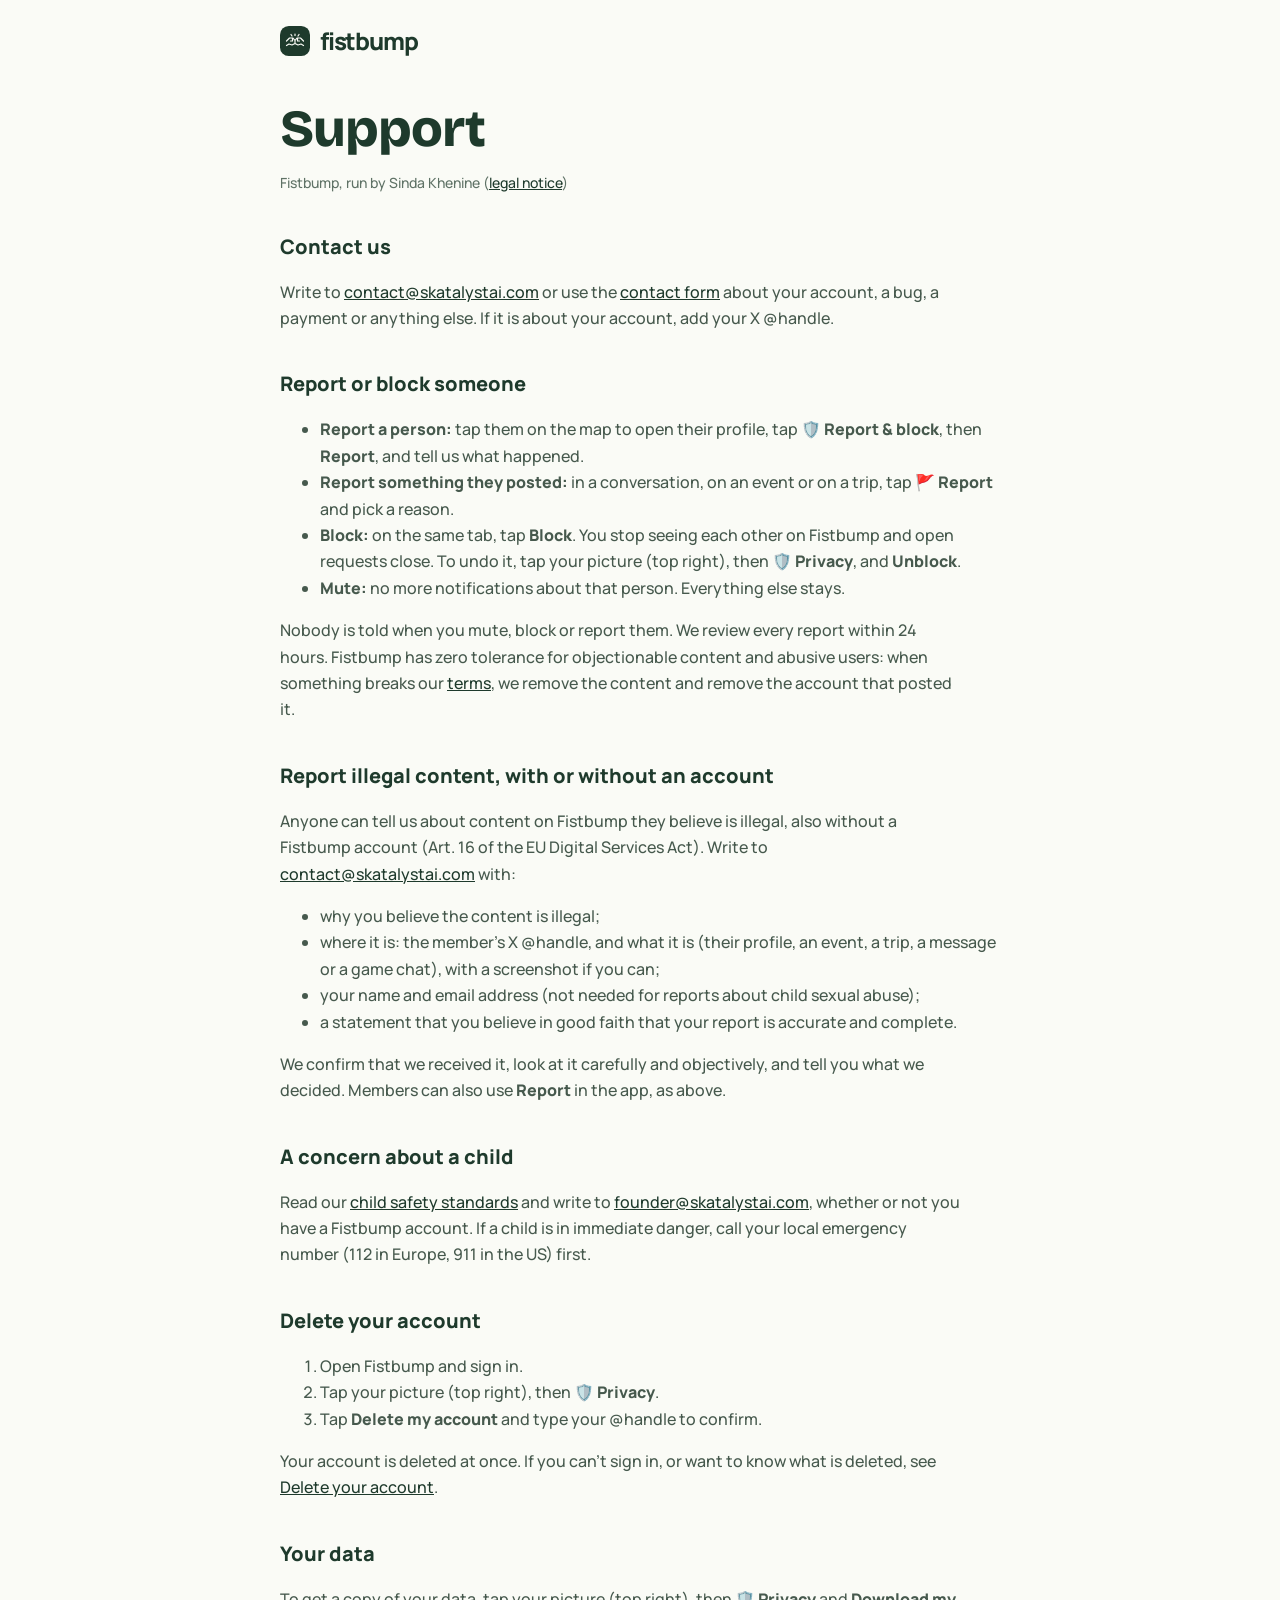
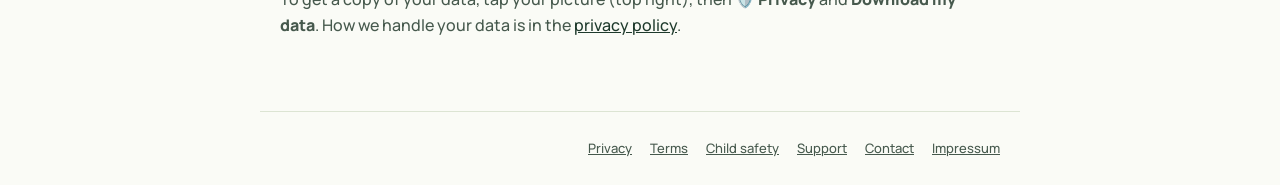
<file: support/index.html>
<!doctype html>
<html lang="en">
  <head>
    <meta charset="utf-8" />
    <meta name="viewport" content="width=device-width, initial-scale=1" />
    <title>Support · Fistbump</title>
    <meta
      name="description"
      content="Get help with Fistbump: contact us, report or block someone, and delete your account."
    />
    <link rel="icon" href="/favicon.svg" type="image/svg+xml" />
    <link rel="stylesheet" href="/legal.css" />
  </head>
  <body>
    <header>
      <a class="brand" href="/"><img src="/favicon.svg" alt="" />fistbump</a>
    </header>
    <main>
      <h1>Support</h1>
      <p class="updated">Fistbump, run by Sinda Khenine (<a href="/impressum/">legal notice</a>)</p>

      <h2>Contact us</h2>
      <p>
        Write to <a href="mailto:contact@skatalystai.com">contact@skatalystai.com</a> or use the
        <a href="/contact/">contact form</a> about your account, a bug, a payment or anything else.
        If it is about your account, add your X @handle.
      </p>

      <h2>Report or block someone</h2>
      <ul>
        <li>
          <strong>Report a person:</strong> tap them on the map to open their profile, tap
          <strong>🛡️ Report &amp; block</strong>, then <strong>Report</strong>, and tell us what
          happened.
        </li>
        <li>
          <strong>Report something they posted:</strong> in a conversation, on an event or on a
          trip, tap <strong>🚩 Report</strong> and pick a reason.
        </li>
        <li>
          <strong>Block:</strong> on the same tab, tap <strong>Block</strong>. You stop seeing each
          other on Fistbump and open requests close. To undo it, tap your picture (top right), then
          <strong>🛡️ Privacy</strong>, and <strong>Unblock</strong>.
        </li>
        <li>
          <strong>Mute:</strong> no more notifications about that person. Everything else stays.
        </li>
      </ul>
      <p>
        Nobody is told when you mute, block or report them. We review every report within 24 hours.
        Fistbump has zero tolerance for objectionable content and abusive users: when something
        breaks our <a href="/terms/">terms</a>, we remove the content and remove the account that
        posted it.
      </p>

      <h2 id="illegal-content">Report illegal content, with or without an account</h2>
      <p>
        Anyone can tell us about content on Fistbump they believe is illegal, also without a
        Fistbump account (Art. 16 of the EU Digital Services Act). Write to
        <a href="mailto:contact@skatalystai.com">contact@skatalystai.com</a> with:
      </p>
      <ul>
        <li>why you believe the content is illegal;</li>
        <li>
          where it is: the member’s X @handle, and what it is (their profile, an event, a trip, a
          message or a game chat), with a screenshot if you can;
        </li>
        <li>your name and email address (not needed for reports about child sexual abuse);</li>
        <li>a statement that you believe in good faith that your report is accurate and complete.</li>
      </ul>
      <p>
        We confirm that we received it, look at it carefully and objectively, and tell you what we
        decided. Members can also use <strong>Report</strong> in the app, as above.
      </p>

      <h2>A concern about a child</h2>
      <p>
        Read our <a href="/child-safety/">child safety standards</a> and write to
        <a href="mailto:founder@skatalystai.com">founder@skatalystai.com</a>, whether or not you have
        a Fistbump account. If a child is in immediate danger, call your local emergency number (112
        in Europe, 911 in the US) first.
      </p>

      <h2>Delete your account</h2>
      <ol>
        <li>Open Fistbump and sign in.</li>
        <li>Tap your picture (top right), then <strong>🛡️ Privacy</strong>.</li>
        <li>Tap <strong>Delete my account</strong> and type your @handle to confirm.</li>
      </ol>
      <p>
        Your account is deleted at once. If you can’t sign in, or want to know what is deleted, see
        <a href="/delete-account/">Delete your account</a>.
      </p>

      <h2>Your data</h2>
      <p>
        To get a copy of your data, tap your picture (top right), then
        <strong>🛡️ Privacy</strong> and <strong>Download my data</strong>. How we handle your data
        is in the <a href="/privacy/">privacy policy</a>.
      </p>
    </main>
    <footer>
      <span class="links"
        ><a href="/privacy/">Privacy</a><a href="/terms/">Terms</a><a href="/child-safety/"
          >Child safety</a
        ><a href="/support/">Support</a><a href="/contact/">Contact</a><a href="/impressum/">Impressum</a></span
      >
    </footer>
  </body>
</html>
</file>
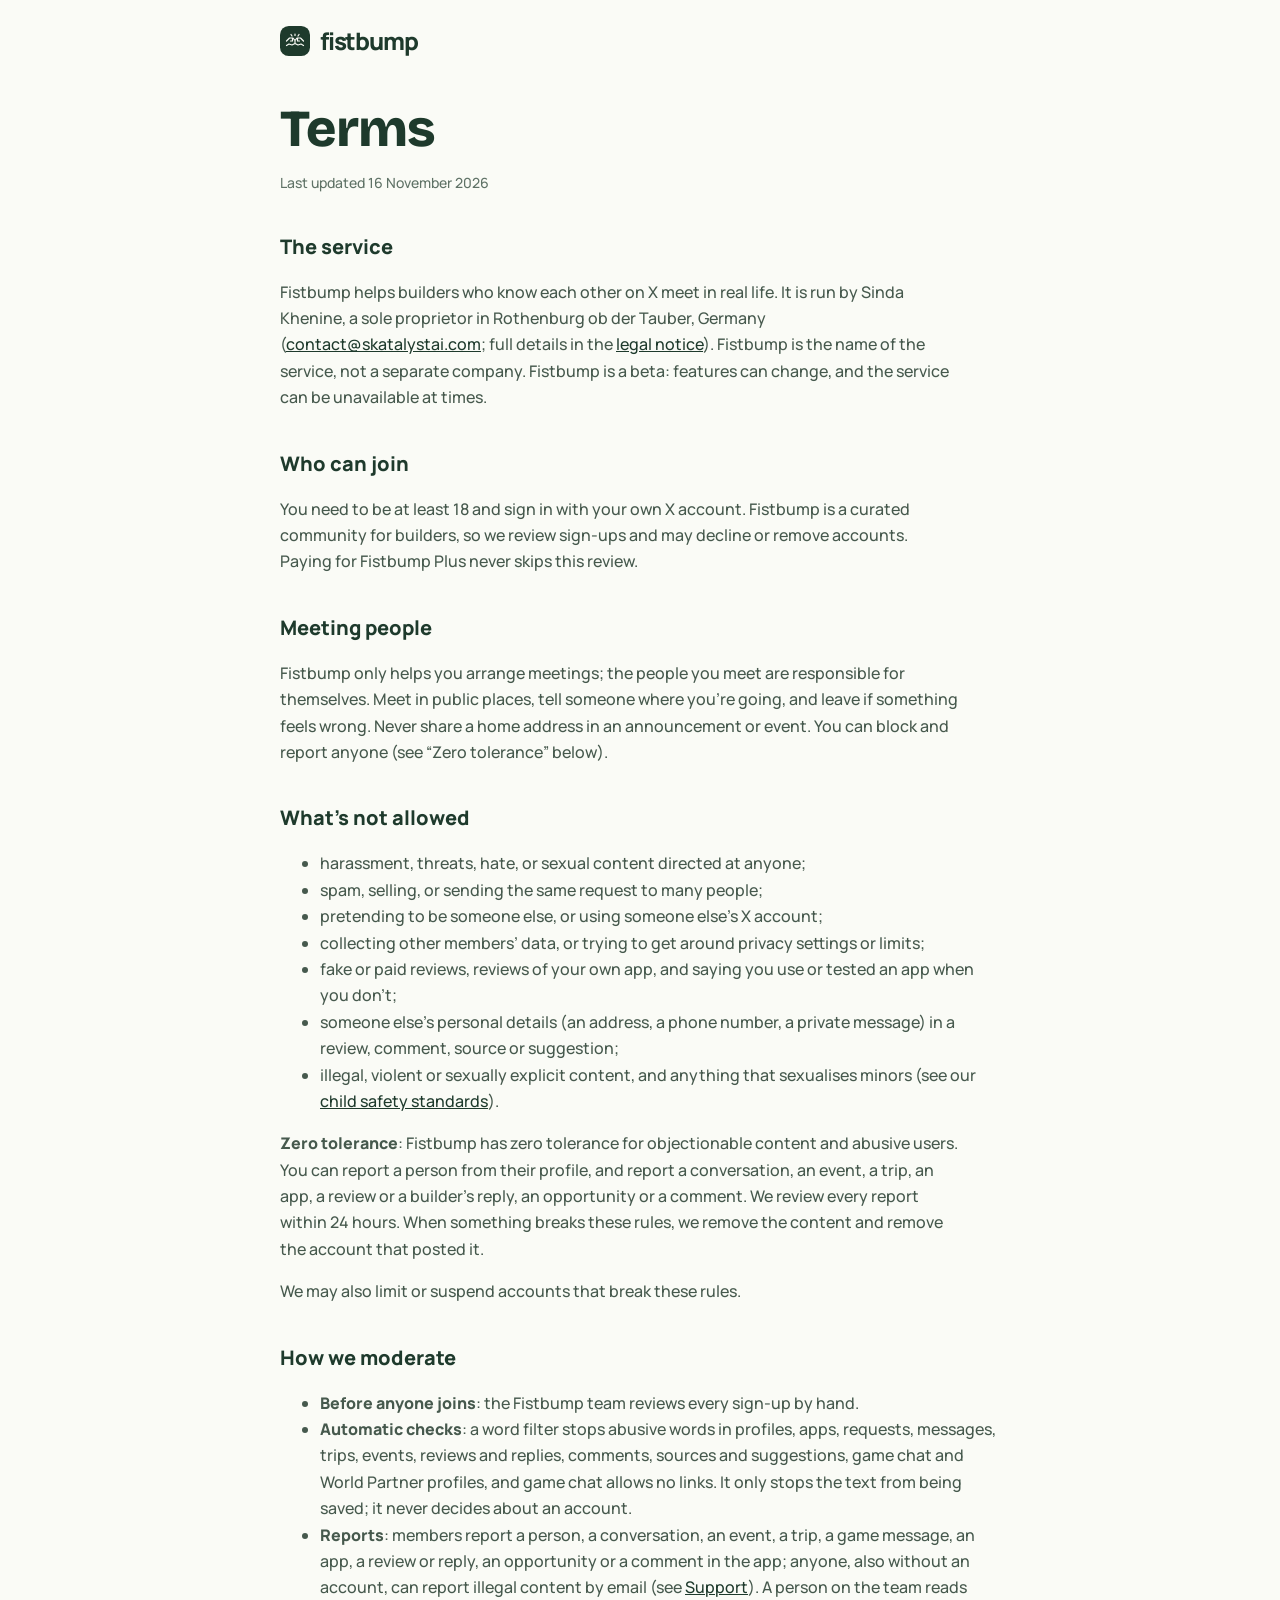
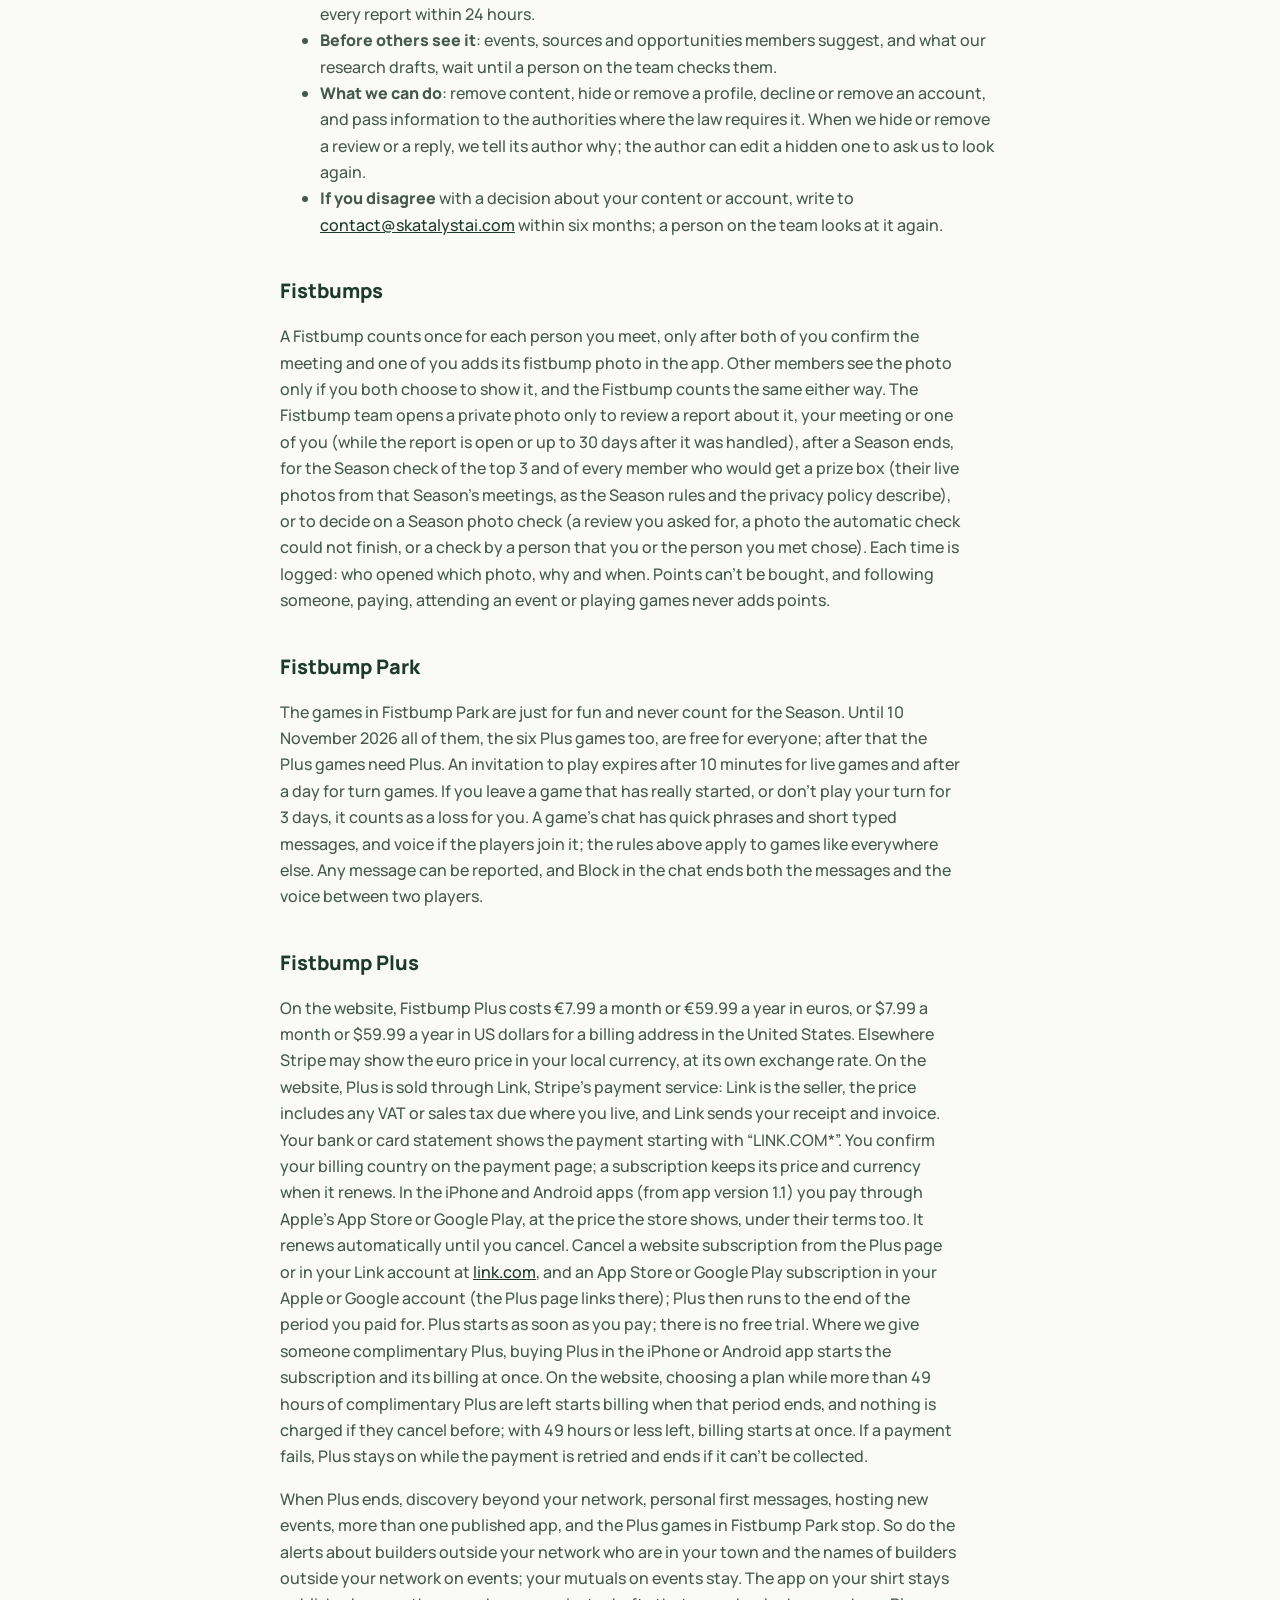
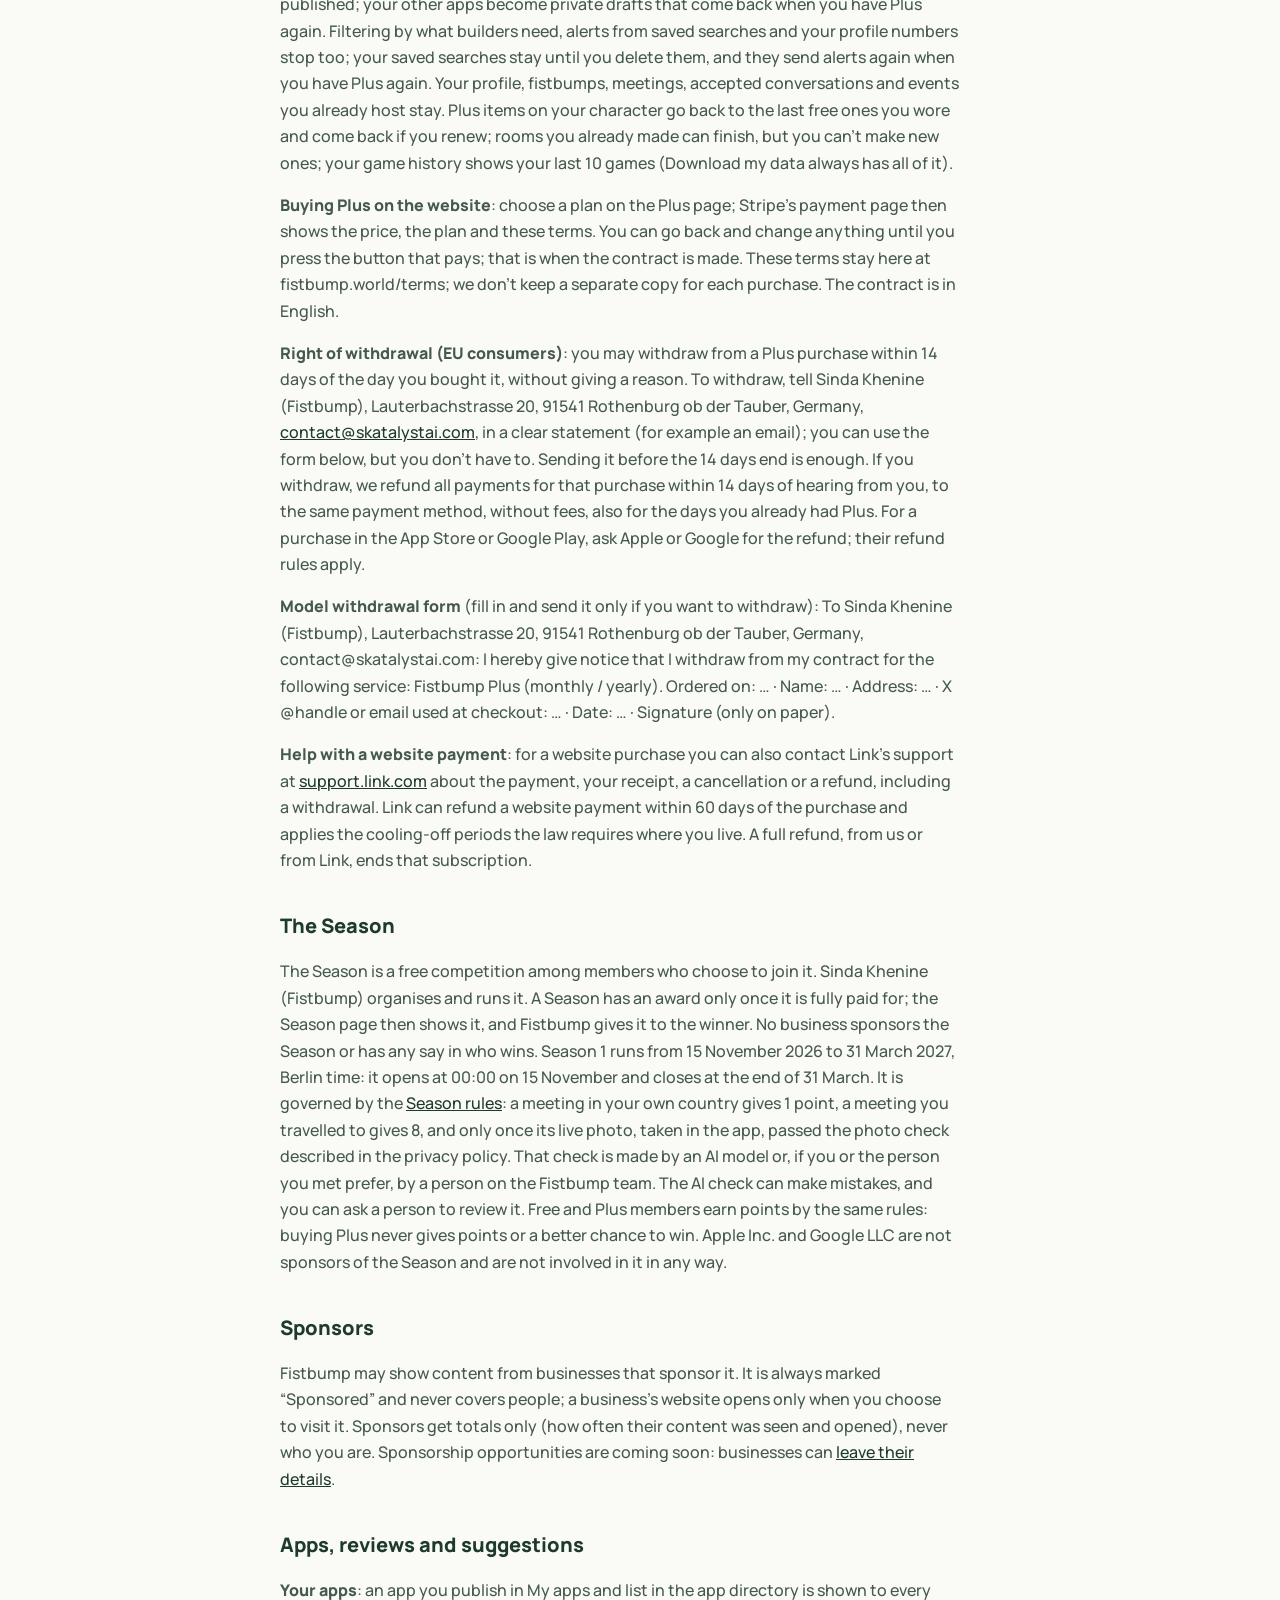
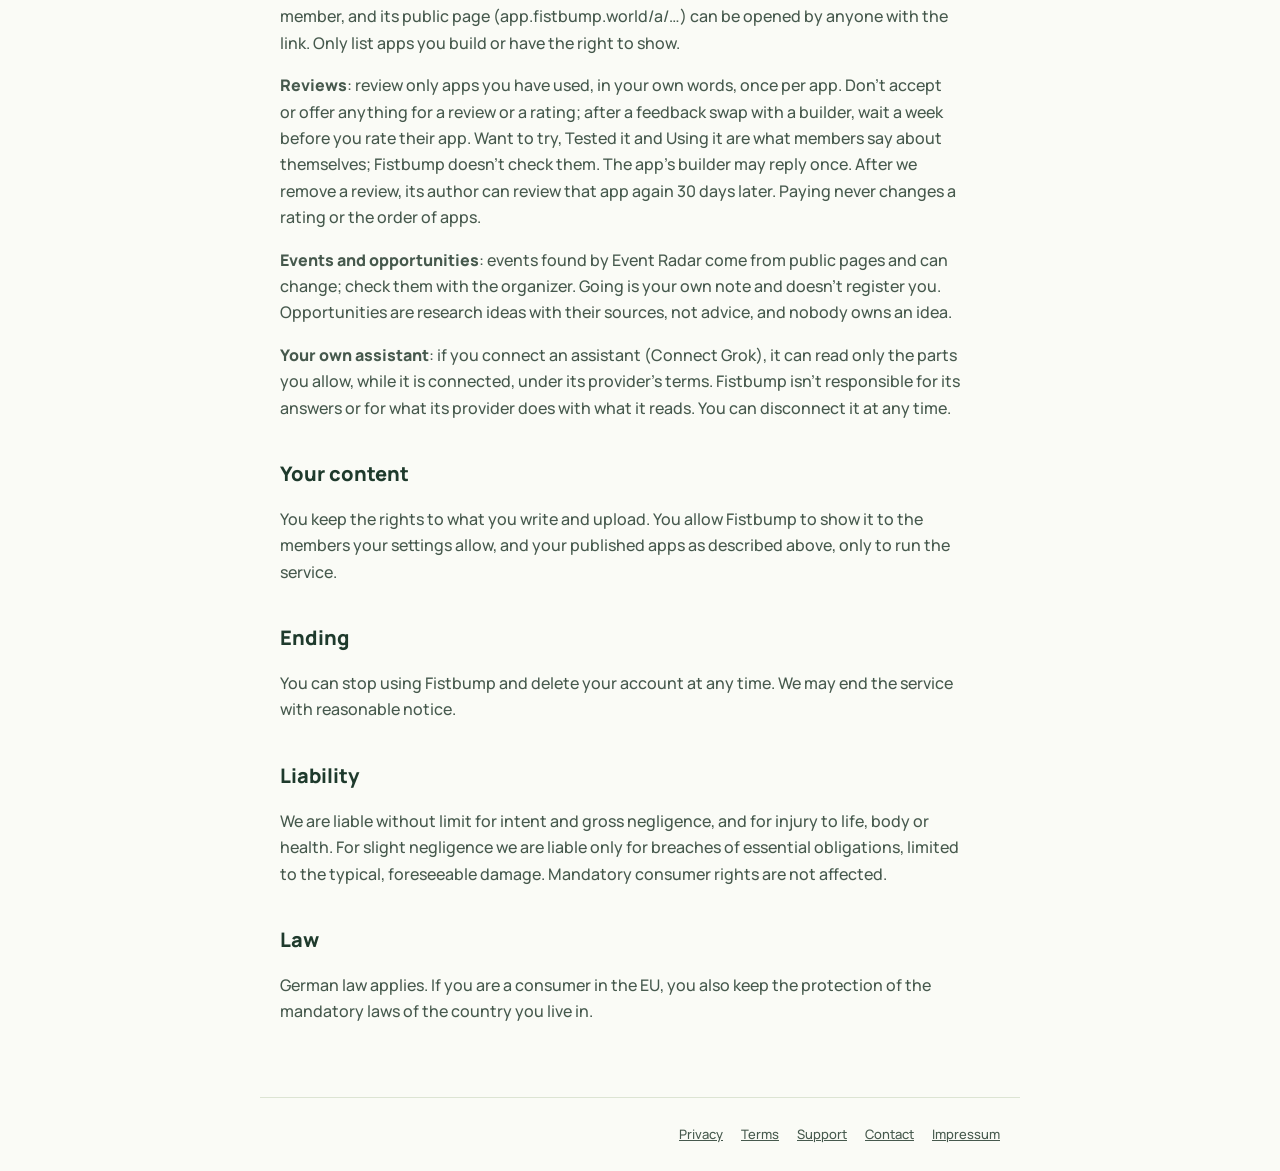
<file: terms/index.html>
<!doctype html>
<html lang="en">
  <head>
    <meta charset="utf-8" />
    <meta name="viewport" content="width=device-width, initial-scale=1" />
    <title>Terms · Fistbump</title>
    <meta name="description" content="The terms for using Fistbump." />
    <link rel="icon" href="/favicon.svg" type="image/svg+xml" />
    <link rel="stylesheet" href="/legal.css" />
  </head>
  <body>
    <header>
      <a class="brand" href="/"><img src="/favicon.svg" alt="" />fistbump</a>
    </header>
    <main>
      <h1>Terms</h1>
      <p class="updated">Last updated 16 November 2026</p>

      <h2>The service</h2>
      <p>
        Fistbump helps builders who know each other on X meet in real life. It is run by Sinda
        Khenine, a sole proprietor in Rothenburg ob der Tauber, Germany
        (<a href="mailto:contact@skatalystai.com">contact@skatalystai.com</a>; full details in the
        <a href="/impressum/">legal notice</a>). Fistbump is the name of the service, not a separate
        company. Fistbump is a beta: features can change, and the service can be unavailable at
        times.
      </p>

      <h2>Who can join</h2>
      <p>
        You need to be at least 18 and sign in with your own X account. Fistbump is a curated
        community for builders, so we review sign-ups and may decline or remove accounts. Paying for
        Fistbump Plus never skips this review.
      </p>

      <h2>Meeting people</h2>
      <p>
        Fistbump only helps you arrange meetings; the people you meet are responsible for
        themselves. Meet in public places, tell someone where you’re going, and leave if something
        feels wrong. Never share a home address in an announcement or event. You can block and
        report anyone (see “Zero tolerance” below).
      </p>

      <h2>What’s not allowed</h2>
      <ul>
        <li>harassment, threats, hate, or sexual content directed at anyone;</li>
        <li>spam, selling, or sending the same request to many people;</li>
        <li>pretending to be someone else, or using someone else’s X account;</li>
        <li>collecting other members’ data, or trying to get around privacy settings or limits;</li>
        <li>
          fake or paid reviews, reviews of your own app, and saying you use or tested an app when you
          don’t;
        </li>
        <li>
          someone else’s personal details (an address, a phone number, a private message) in a review,
          comment, source or suggestion;
        </li>
        <li>
          illegal, violent or sexually explicit content, and anything that sexualises minors (see our
          <a href="/child-safety/">child safety standards</a>).
        </li>
      </ul>
      <p>
        <strong>Zero tolerance</strong>: Fistbump has zero tolerance for objectionable content and
        abusive users. You can report a person from their profile, and report a conversation, an
        event, a trip, an app, a review or a builder’s reply, an opportunity or a comment. We review
        every report within 24 hours. When something breaks these rules,
        we remove the content and remove the account that posted it.
      </p>
      <p>We may also limit or suspend accounts that break these rules.</p>

      <h2>How we moderate</h2>
      <ul>
        <li>
          <strong>Before anyone joins</strong>: the Fistbump team reviews every sign-up by hand.
        </li>
        <li>
          <strong>Automatic checks</strong>: a word filter stops abusive words in profiles, apps,
          requests, messages, trips, events, reviews and replies, comments, sources and suggestions,
          game chat and World Partner profiles, and game chat allows no links. It only stops the text from being saved; it never decides about an
          account.
        </li>
        <li>
          <strong>Reports</strong>: members report a person, a conversation, an event, a trip, a
          game message, an app, a review or reply, an opportunity or a comment in the app; anyone, also without an account, can report illegal content by
          email (see <a href="/support/#illegal-content">Support</a>). A person on the team reads
          every report within 24 hours.
        </li>
        <li>
          <strong>Before others see it</strong>: events, sources and opportunities members suggest,
          and what our research drafts, wait until a person on the team checks them.
        </li>
        <li>
          <strong>What we can do</strong>: remove content, hide or remove a profile, decline or
          remove an account, and pass information to the authorities where the law requires it. When
          we hide or remove a review or a reply, we tell its author why; the author can edit a hidden
          one to ask us to look again.
        </li>
        <li>
          <strong>If you disagree</strong> with a decision about your content or account, write to
          <a href="mailto:contact@skatalystai.com">contact@skatalystai.com</a> within six months; a
          person on the team looks at it again.
        </li>
      </ul>

      <h2>Fistbumps</h2>
      <p>
        A Fistbump counts once for each person you meet, only after both of you confirm the meeting
        and one of you adds its fistbump photo in the app. Other members see the photo only if you both
        choose to show it, and the Fistbump counts the same either way. The Fistbump team opens a
        private photo only to review a report about it, your meeting or one of you (while the report
        is open or up to 30 days after it was handled), after a Season ends, for the Season check
        of the top 3 and of every member who would get a prize box (their live photos from that
        Season’s meetings, as the Season rules and the privacy policy describe), or to
        decide on a Season photo check (a review you asked for, a photo the automatic check could
        not finish, or a check by a person that you or the person you met chose). Each time
        is logged: who opened which photo, why and when. Points can’t be bought, and following someone, paying, attending an event or playing games
        never adds points.
      </p>

      <h2>Fistbump Park</h2>
      <p>
        The games in Fistbump Park are just for fun and never count for the Season. Until 10
        November 2026 all of them, the six Plus games too, are free for everyone; after that the
        Plus games need Plus. An invitation to play expires after 10 minutes for live games and
        after a day for turn games. If you leave a game that has really started, or don’t play your
        turn for 3 days, it counts as a loss for you. A game’s chat has quick phrases and short
        typed messages, and voice if the players join it; the rules above apply to games like
        everywhere else. Any message can be reported, and Block in the chat ends both the messages
        and the voice between two players.
      </p>

      <h2>Fistbump Plus</h2>
      <p>
        On the website, Fistbump Plus costs €7.99 a month or €59.99 a year in euros, or $7.99 a
        month or $59.99 a year in US dollars for a billing address in the United States. Elsewhere
        Stripe may show the euro price in your local currency, at its own exchange rate. On the website, Plus is sold through Link,
        Stripe’s payment service: Link is the seller, the price includes any VAT or sales tax due
        where you live, and Link sends your receipt and invoice. Your bank or card statement shows
        the payment starting with “LINK.COM*”. You confirm your billing country
        on the payment page; a subscription keeps its price and currency when it renews. In the iPhone and Android apps (from app version 1.1) you pay through
        Apple’s App Store or Google Play, at the price the store shows, under their terms too. It
        renews automatically until you cancel. Cancel a website subscription from the Plus page or
        in your Link account at <a href="https://link.com">link.com</a>, and an App Store or Google Play subscription in your Apple or Google account (the Plus page
        links there); Plus then runs to the end of the period you paid for. Plus starts as soon as you pay; there is no free
        trial. Where we give someone complimentary Plus, buying Plus in the iPhone or Android app
        starts the subscription and its billing at once. On the website, choosing a plan while more
        than 49 hours of complimentary Plus are left starts billing when that period ends, and
        nothing is charged if they cancel before; with 49 hours or less left, billing starts at
        once. If a payment fails, Plus stays on
        while the payment is retried and ends if it can’t be collected.
      </p>
      <p>
        When Plus ends, discovery beyond your network, personal first messages, hosting new events,
        more than one published app, and the Plus games in Fistbump Park stop. So do the alerts
        about builders outside your network who are in your town and the names of builders outside
        your network on events; your mutuals on events stay. The app on your shirt
        stays published; your other apps become private drafts that come back when you have Plus
        again. Filtering by what builders need, alerts from saved searches and your profile numbers
        stop too; your saved searches stay until you delete them, and they send alerts again when you
        have Plus again. Your profile, fistbumps,
        meetings, accepted conversations and events you already host stay. Plus items on your
        character go back to the last free ones you wore and come back if you renew; rooms you
        already made can finish, but you can’t make new ones; your game history shows your last 10
        games (Download my data always has all of it).
      </p>
      <p>
        <strong>Buying Plus on the website</strong>: choose a plan on the Plus page; Stripe’s
        payment page then shows the price, the plan and these terms. You can go back and change
        anything until you press the button that pays; that is when the contract is made. These
        terms stay here at fistbump.world/terms; we don’t keep a separate
        copy for each purchase. The contract is in English.
      </p>
      <p>
        <strong>Right of withdrawal (EU consumers)</strong>: you may withdraw from a Plus purchase
        within 14 days of the day you bought it, without giving a reason. To withdraw, tell Sinda
        Khenine (Fistbump), Lauterbachstrasse 20, 91541 Rothenburg ob der Tauber, Germany,
        <a href="mailto:contact@skatalystai.com">contact@skatalystai.com</a>, in a clear statement
        (for example an email); you can use the form below, but you don’t have to. Sending it before
        the 14 days end is enough. If you withdraw, we refund all payments for that purchase within
        14 days of hearing from you, to the same payment method, without fees, also for the days you
        already had Plus. For a purchase in the App Store or Google Play, ask Apple or Google for the refund; their refund
        rules apply.
      </p>
      <p>
        <strong>Model withdrawal form</strong> (fill in and send it only if you want to withdraw):
        To Sinda Khenine (Fistbump), Lauterbachstrasse 20, 91541 Rothenburg ob der Tauber, Germany,
        contact@skatalystai.com:
        I hereby give notice that I withdraw from my contract for the following service: Fistbump
        Plus (monthly / yearly). Ordered on: … · Name: … · Address: … · X @handle or email used at
        checkout: … · Date: … · Signature (only on paper).
      </p>
      <p>
        <strong>Help with a website payment</strong>: for a website purchase you can also contact
        Link’s support at <a href="https://support.link.com/topics/sold-through-link">support.link.com</a>
        about the payment, your receipt, a cancellation or a refund, including a withdrawal. Link can
        refund a website payment within 60 days of the purchase and applies the cooling-off periods
        the law requires where you live. A full refund, from us or from Link, ends that subscription.
      </p>

      <h2>The Season</h2>
      <p>
        The Season is a free competition among members who choose to join it. Sinda Khenine
        (Fistbump) organises and runs it. A Season has an award only once it is fully paid for; the
        Season page then shows it, and Fistbump gives it to the winner. No business sponsors the
        Season or has any say in who wins. Season 1 runs from 15 November 2026 to 31 March 2027,
        Berlin time: it opens at 00:00 on 15 November and closes at the end of 31 March. It is
        governed by the
        <a href="https://app.fistbump.world/rules">Season rules</a>: a meeting in your own country
        gives 1 point, a meeting you travelled to gives 8, and only once its live photo, taken in
        the app, passed the photo check described in the privacy policy. That check is made by an AI
        model or, if you or the person you met prefer, by a person on the Fistbump team. The AI
        check can make mistakes, and you can ask a person to review it. Free and Plus members earn
        points by the same rules: buying Plus never gives points or a better chance to win. Apple Inc. and Google LLC are not sponsors of the Season and are not
        involved in it in any way.
      </p>

      <h2>Sponsors</h2>
      <p>
        Fistbump may show content from businesses that sponsor it. It is always marked
        “Sponsored” and never covers people; a business’s website opens only when you choose to
        visit it. Sponsors get totals only (how often their content was seen and opened), never
        who you are. Sponsorship opportunities are coming soon: businesses can
        <a href="https://app.fistbump.world/sponsor">leave their details</a>.
      </p>

      <h2>Apps, reviews and suggestions</h2>
      <p>
        <strong>Your apps</strong>: an app you publish in My apps and list in the app directory is
        shown to every member, and its public page (app.fistbump.world/a/…) can be opened by anyone
        with the link. Only list apps you build or have the right to show.
      </p>
      <p>
        <strong>Reviews</strong>: review only apps you have used, in your own words, once per app.
        Don’t accept or offer anything for a review or a rating; after a feedback swap with a
        builder, wait a week before you rate their app. Want to try, Tested it and Using it are what
        members say about themselves; Fistbump doesn’t check them. The app’s builder may reply once.
        After we remove a review, its author can review that app again 30 days later. Paying never
        changes a rating or the order of apps.
      </p>
      <p>
        <strong>Events and opportunities</strong>: events found by Event Radar come from public
        pages and can change; check them with the organizer. Going is your own note and doesn’t
        register you. Opportunities are research ideas with their sources, not advice, and nobody
        owns an idea.
      </p>
      <p>
        <strong>Your own assistant</strong>: if you connect an assistant (Connect Grok), it can read
        only the parts you allow, while it is connected, under its provider’s terms. Fistbump isn’t
        responsible for its answers or for what its provider does with what it reads. You can
        disconnect it at any time.
      </p>

      <h2>Your content</h2>
      <p>
        You keep the rights to what you write and upload. You allow Fistbump to show it to the
        members your settings allow, and your published apps as described above, only to run the
        service.
      </p>

      <h2>Ending</h2>
      <p>
        You can stop using Fistbump and delete your account at any time. We may end the service with
        reasonable notice.
      </p>

      <h2>Liability</h2>
      <p>
        We are liable without limit for intent and gross negligence, and for injury to life, body or
        health. For slight negligence we are liable only for breaches of essential obligations,
        limited to the typical, foreseeable damage. Mandatory consumer rights are not affected.
      </p>

      <h2>Law</h2>
      <p>
        German law applies. If you are a consumer in the EU, you also keep the protection of the
        mandatory laws of the country you live in.
      </p>
    </main>
    <footer>
      <span class="links"><a href="/privacy/">Privacy</a><a href="/terms/">Terms</a><a href="/support/">Support</a><a href="/contact/">Contact</a><a href="/impressum/">Impressum</a></span>
    </footer>
  </body>
</html>
</file>
<file: tokens.css>
/*
 * Fistbump's colour chart, one file for fistbump.world and the app (approved by the owner on
 * 4 November 2026). landing/tokens.css is the same file for the public site; src/theme/tokens.ts
 * repeats the colours for the phone app's own screens. tests/tokens.test.ts keeps all three equal
 * and checks every other place that still names one of these colours.
 *
 * Day: the site, the map and every panel; the 3D characters stay the brightest thing on screen.
 * Night: Fistbump Park, the same forest after dark, lit in cyan and gold. Each accent has one job.
 */
:root {
  /* Day neutrals */
  --paper: #fafbf6;
  --card: #ffffff;
  --meadow: #eef3e6;
  --trail: #dce4d3;
  --forest: #1e3a2c;
  --forest-hover: #2d4f3d;
  --moss: #46594d;
  --lichen: #5f7266;
  --lagoon: #5b948b;
  --float: #ffffffee;
  /* Accents */
  --sun: #f5bd4f; /* Plus, Sponsored, rewards */
  --sun-soft: #fdf3dc;
  --sun-ink: #6b4a07;
  --event: #c2410c; /* events: pins, chips, dates */
  --event-soft: #ffede3;
  --event-ink: #7c2d12;
  --sky: #23b9e9; /* new builders, lights */
  --sky-soft: #e6f6fb;
  --sky-ink: #0b5f7d;
  --focus: #127fa6; /* the keyboard focus ring, 3 px */
  /* A followed place's own colour ("Notify me": up to five places), each with its soft ground. */
  --place-1: #c2410c;
  --place-1-soft: #ffede3;
  --place-2: #127fa6;
  --place-2-soft: #e6f6fb;
  --place-3: #b7791f;
  --place-3-soft: #fdf3dc;
  --place-4: #2f855a;
  --place-4-soft: #e3f4ea;
  --place-5: #be185d;
  --place-5-soft: #fce7f3;
  --danger: #b42318;
  /* Night: Fistbump Park */
  --night-top: #0d2c23;
  --night: #08201a;
  --night-deep: #04130f;
  --night-panel: #0f3027;
  --night-panel-hi: #14402fe6;
  --night-panel-lo: #0a2419e6;
  --night-edge: #7cf0c840;
  --night-ink: #f3faf6;
  --night-ink-soft: #c3dccf;
  --night-ink-faint: #8fb3a3;
  --glow-cyan: #3ee6ff;
  --glow-mint: #7cf0c8;
  --glow-gold: #ffd43b;
  --glow-coral: #ff7a52;
  /* Type: Bricolage Grotesque for titles, Manrope for everything else */
  --display:
    BricolageGrotesque_800ExtraBold, 'Bricolage Grotesque', Manrope_800ExtraBold, Arial, sans-serif;
  --display-bold:
    BricolageGrotesque_700Bold, 'Bricolage Grotesque', Manrope_700Bold, Arial, sans-serif;
  --text: Manrope_500Medium, Manrope, Arial, sans-serif;
  --fs-tiny: 11px;
  --fs-small: 12px;
  --fs-note: 13px;
  --fs-label: 14px;
  --fs-body: 15px;
  --fs-input: 16px; /* text fields: phones zoom into anything smaller */
  --fs-lead: 17px;
  --fs-heading: 20px;
  --fs-title-3: 24px;
  --fs-title-2: 30px;
  --fs-title-1: 40px;
  /* Shape */
  --r-xs: 8px;
  --r-sm: 12px;
  --r-md: 16px;
  --r-lg: 24px;
  --r-pill: 999px;
  /* The design rules of 10 November 2026 (docs/design-proposal-10nov): three radii (controls,
     cards, sheets), one control height (48, small 36, round icon 40) and a 4 px space scale.
     src/world/ui.css builds the shared button, card and row classes from them. */
  --r-control: 12px;
  --r-card: 20px;
  --r-sheet: 28px;
  --control: 48px;
  --control-small: 36px;
  --control-icon: 40px;
  --s2: 8px;
  --s3: 12px;
  --s4: 16px;
  --s6: 24px;
  --s8: 32px;
  --shadow-float: 0 1px 2px #1e3a2c0f, 0 6px 22px #1e3a2c12;
  --shadow-raise: 0 1px 0 #ffffff1f inset, 0 10px 24px #1e3a2c2e;
  --shadow-dialog: 0 30px 130px #1d34284d;
  --float-shadow: var(--shadow-float);
}
</file>
<file: legal.css>
/* The colours are the shared chart (tokens.css, the same file as the app's src/theme/tokens.css). */
@import url('/tokens.css');
@font-face {
  font-family: 'Bricolage Grotesque';
  src: url('/fonts/BricolageGrotesque_800ExtraBold.ttf') format('truetype');
  font-weight: 800;
  font-display: swap;
}
@font-face {
  font-family: 'Manrope';
  src: url('/fonts/Manrope_500Medium.ttf') format('truetype');
  font-weight: 500;
  font-display: swap;
}
@font-face {
  font-family: 'Manrope';
  src: url('/fonts/Manrope_800ExtraBold.ttf') format('truetype');
  font-weight: 800;
  font-display: swap;
}
:root {
  color-scheme: light;
}
a:focus-visible {
  outline: 3px solid var(--focus);
  outline-offset: 3px;
}
* {
  box-sizing: border-box;
}
body {
  margin: 0;
  background: var(--paper);
  color: var(--forest);
  font:
    500 16px/1.65 Manrope,
    system-ui,
    sans-serif;
  -webkit-font-smoothing: antialiased;
}
header,
footer {
  max-width: 760px;
  margin: 0 auto;
  padding: 26px 20px;
  display: flex;
  justify-content: space-between;
  align-items: center;
  gap: 16px;
}
footer {
  justify-content: flex-end;
  font-size: 13px;
  color: var(--lichen);
  border-top: 1px solid var(--trail);
  flex-wrap: wrap;
}
footer a {
  color: var(--moss);
}
.brand {
  display: inline-flex;
  align-items: center;
  gap: 10px;
  color: var(--forest);
  text-decoration: none;
  font:
    800 24px/1 Manrope,
    system-ui,
    sans-serif;
  letter-spacing: -1.2px;
}
.brand img {
  width: 30px;
  height: 30px;
}
main {
  max-width: 760px;
  margin: 0 auto;
  padding: 8px 20px 56px;
}
h1 {
  font:
    800 clamp(36px, 6vw, 52px) / 1.05 'Bricolage Grotesque',
    Manrope,
    sans-serif;
  letter-spacing: -0.02em;
  margin: 12px 0 8px;
}
h2 {
  font-size: 20px;
  font-weight: 800;
  margin: 36px 0 8px;
}
p,
li {
  color: var(--moss);
  max-width: 68ch;
}
.updated {
  color: var(--lichen);
  font-size: 14px;
}
a {
  color: var(--forest);
}
.links {
  display: inline-flex;
  gap: 18px;
}
</file>
